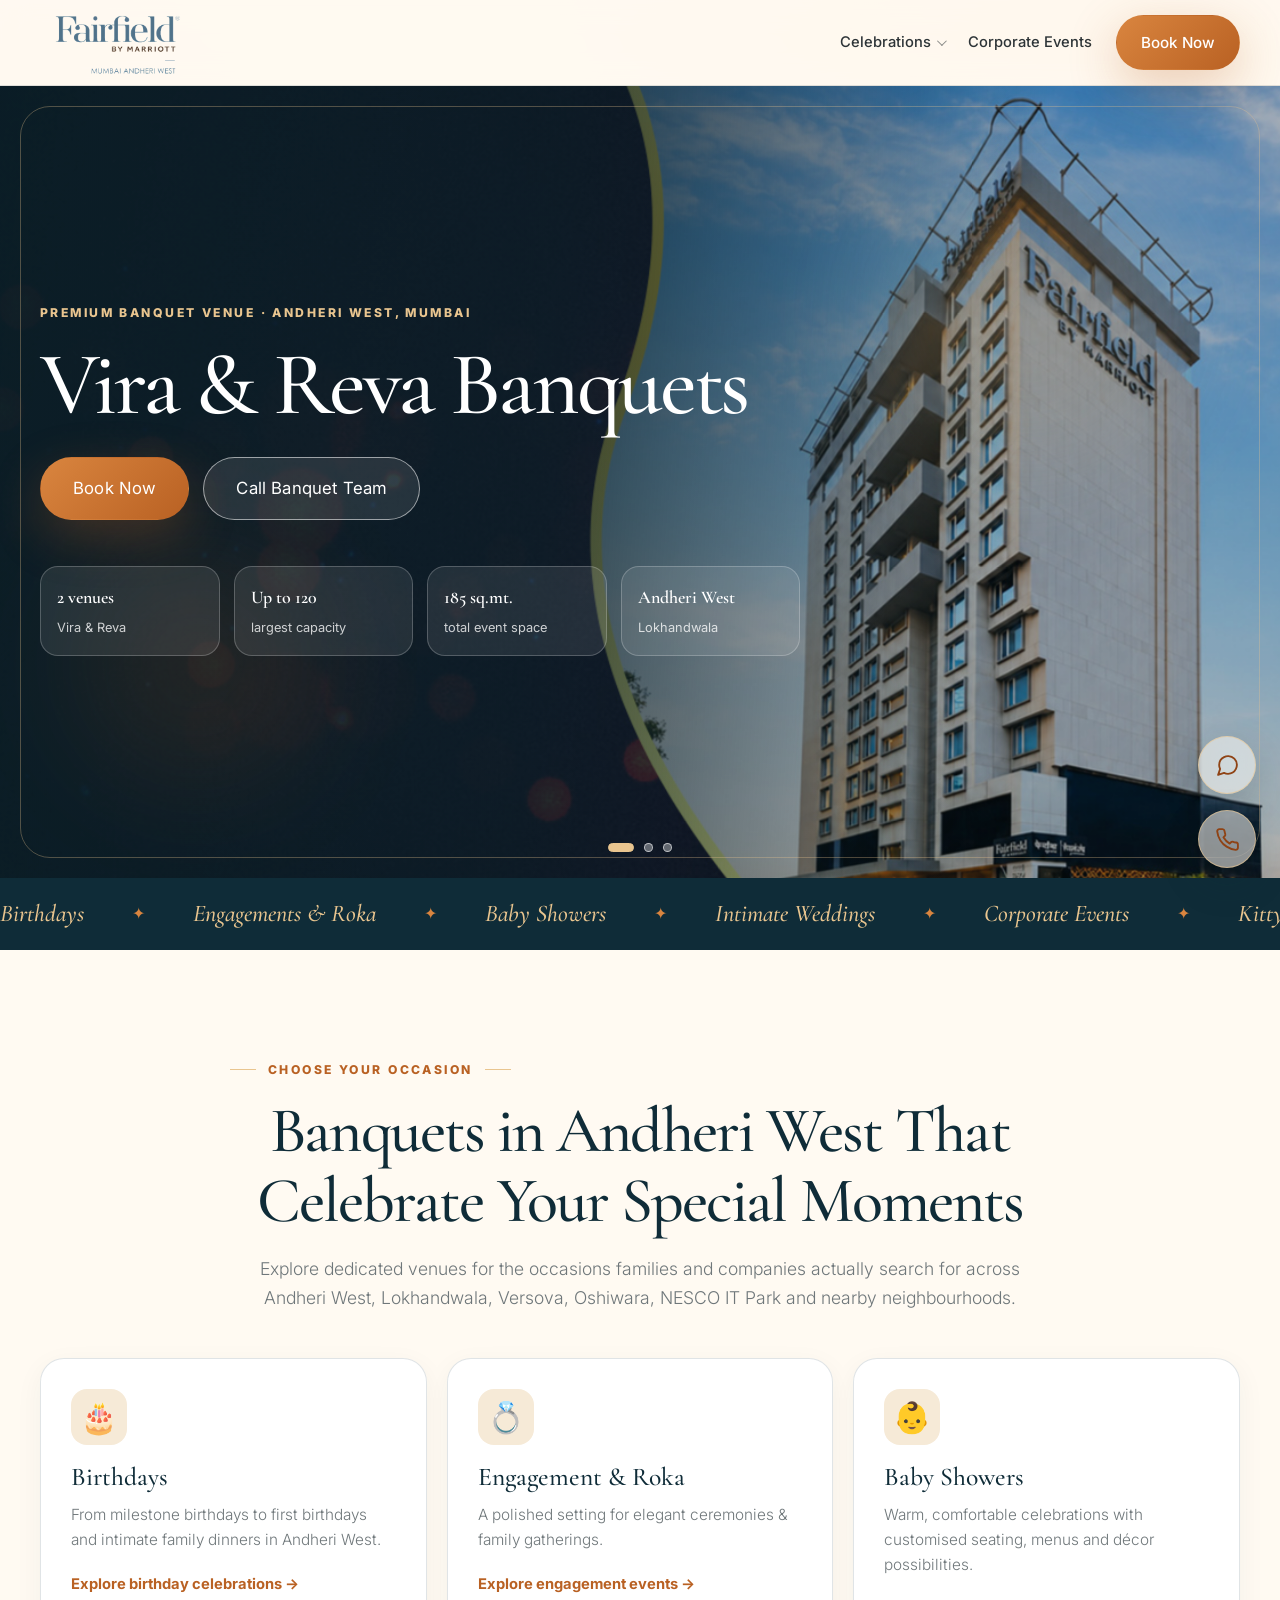
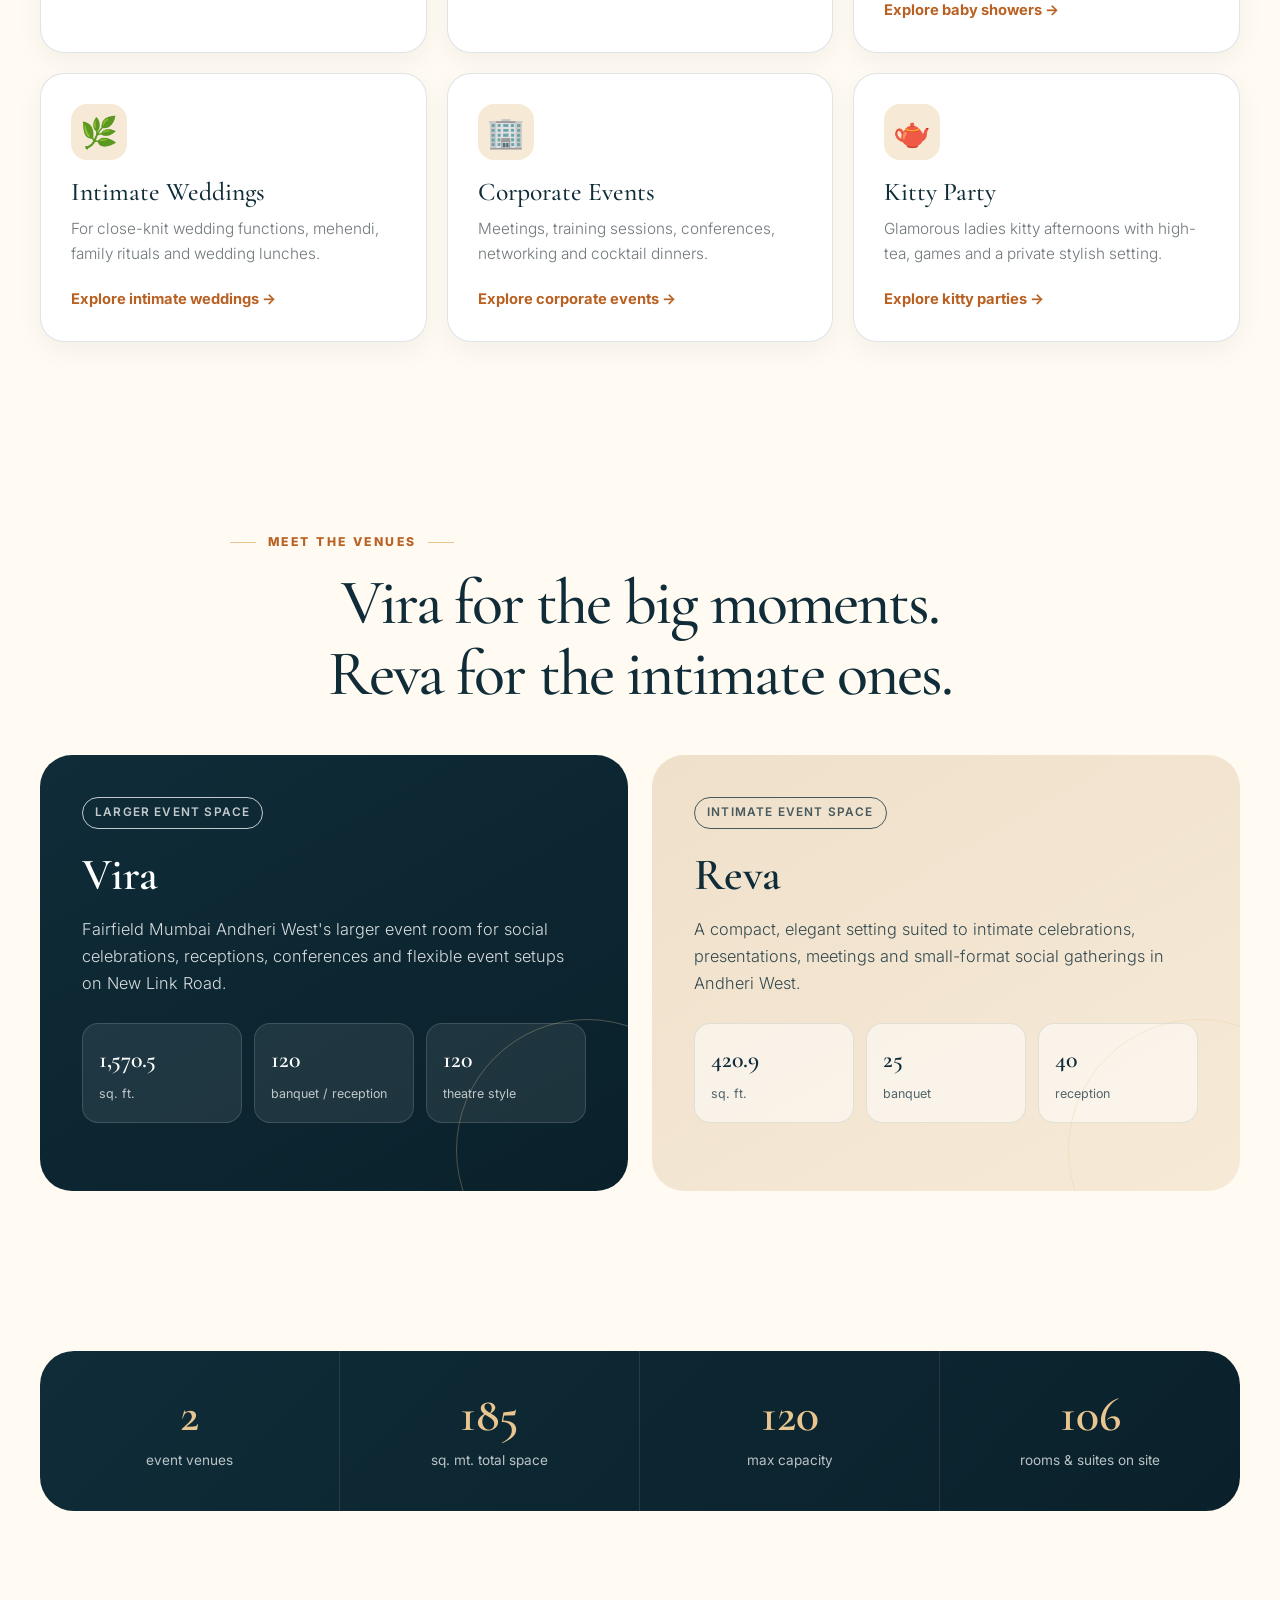
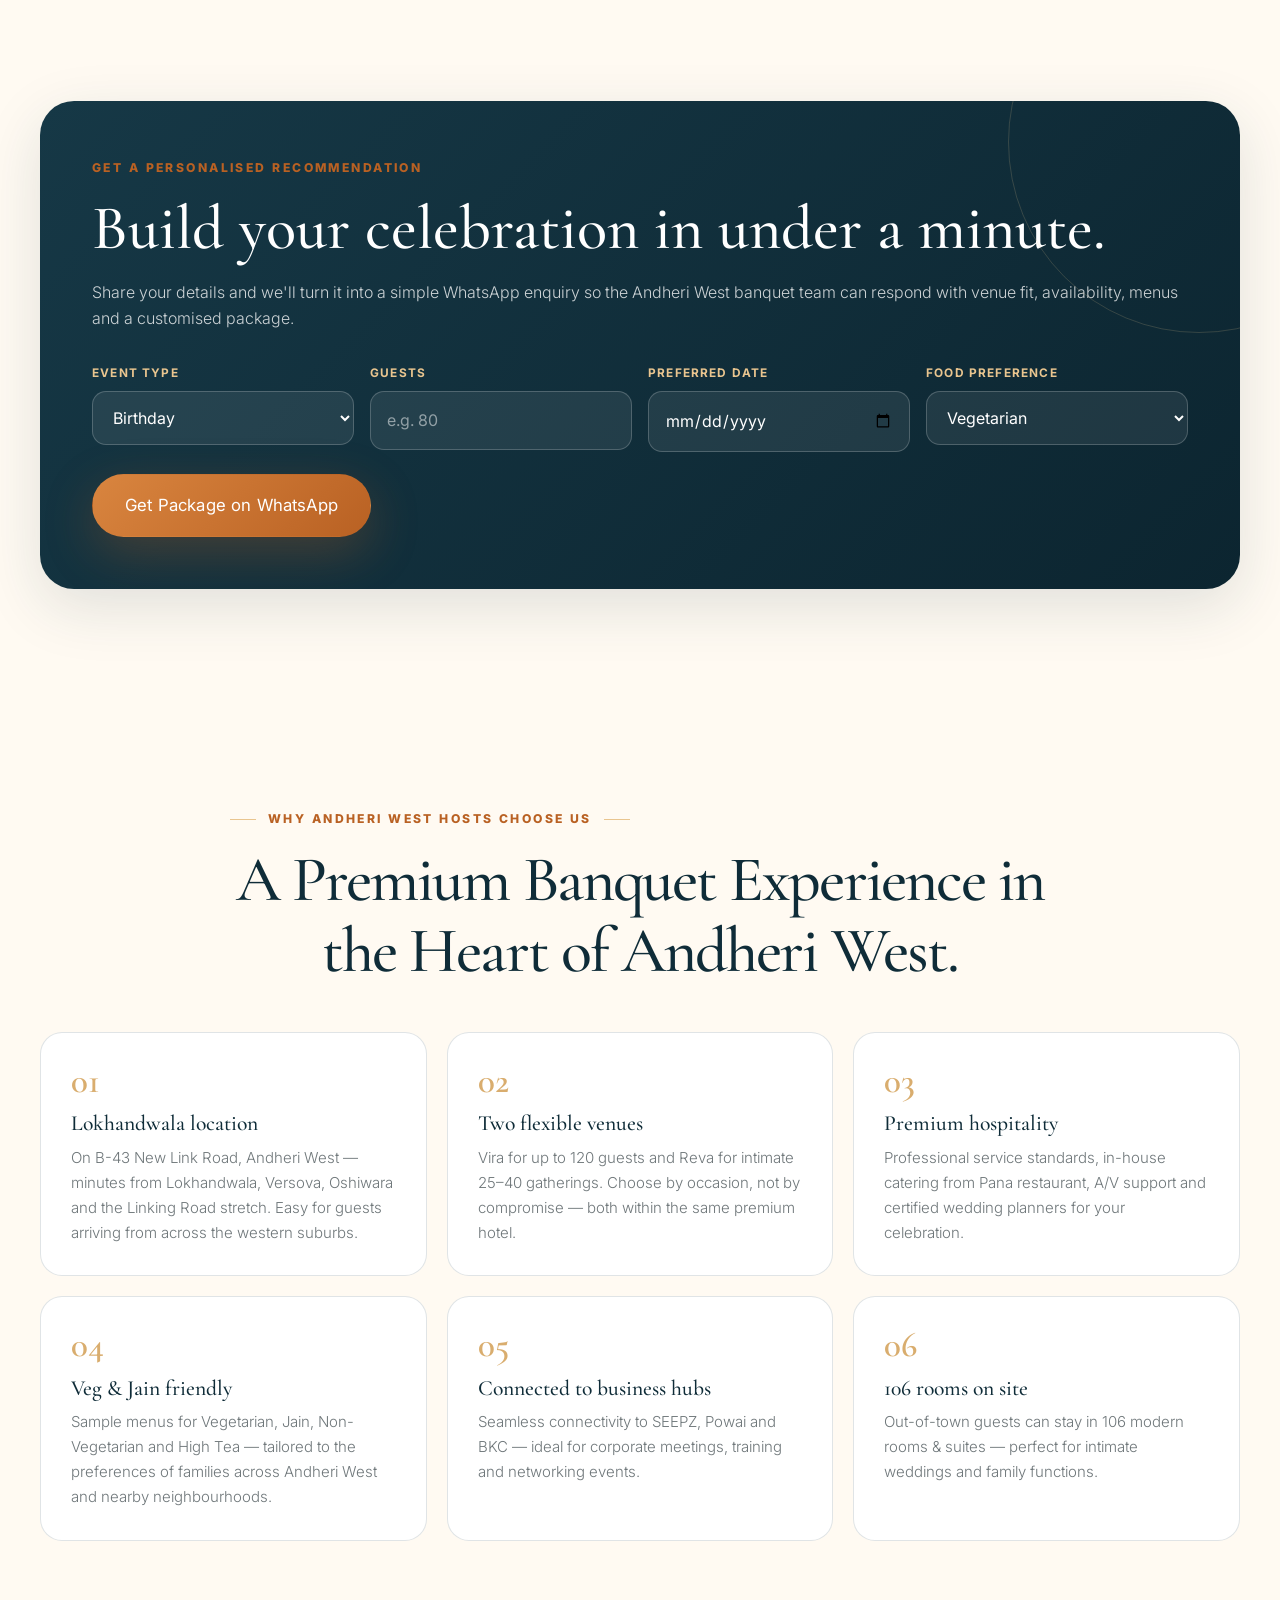
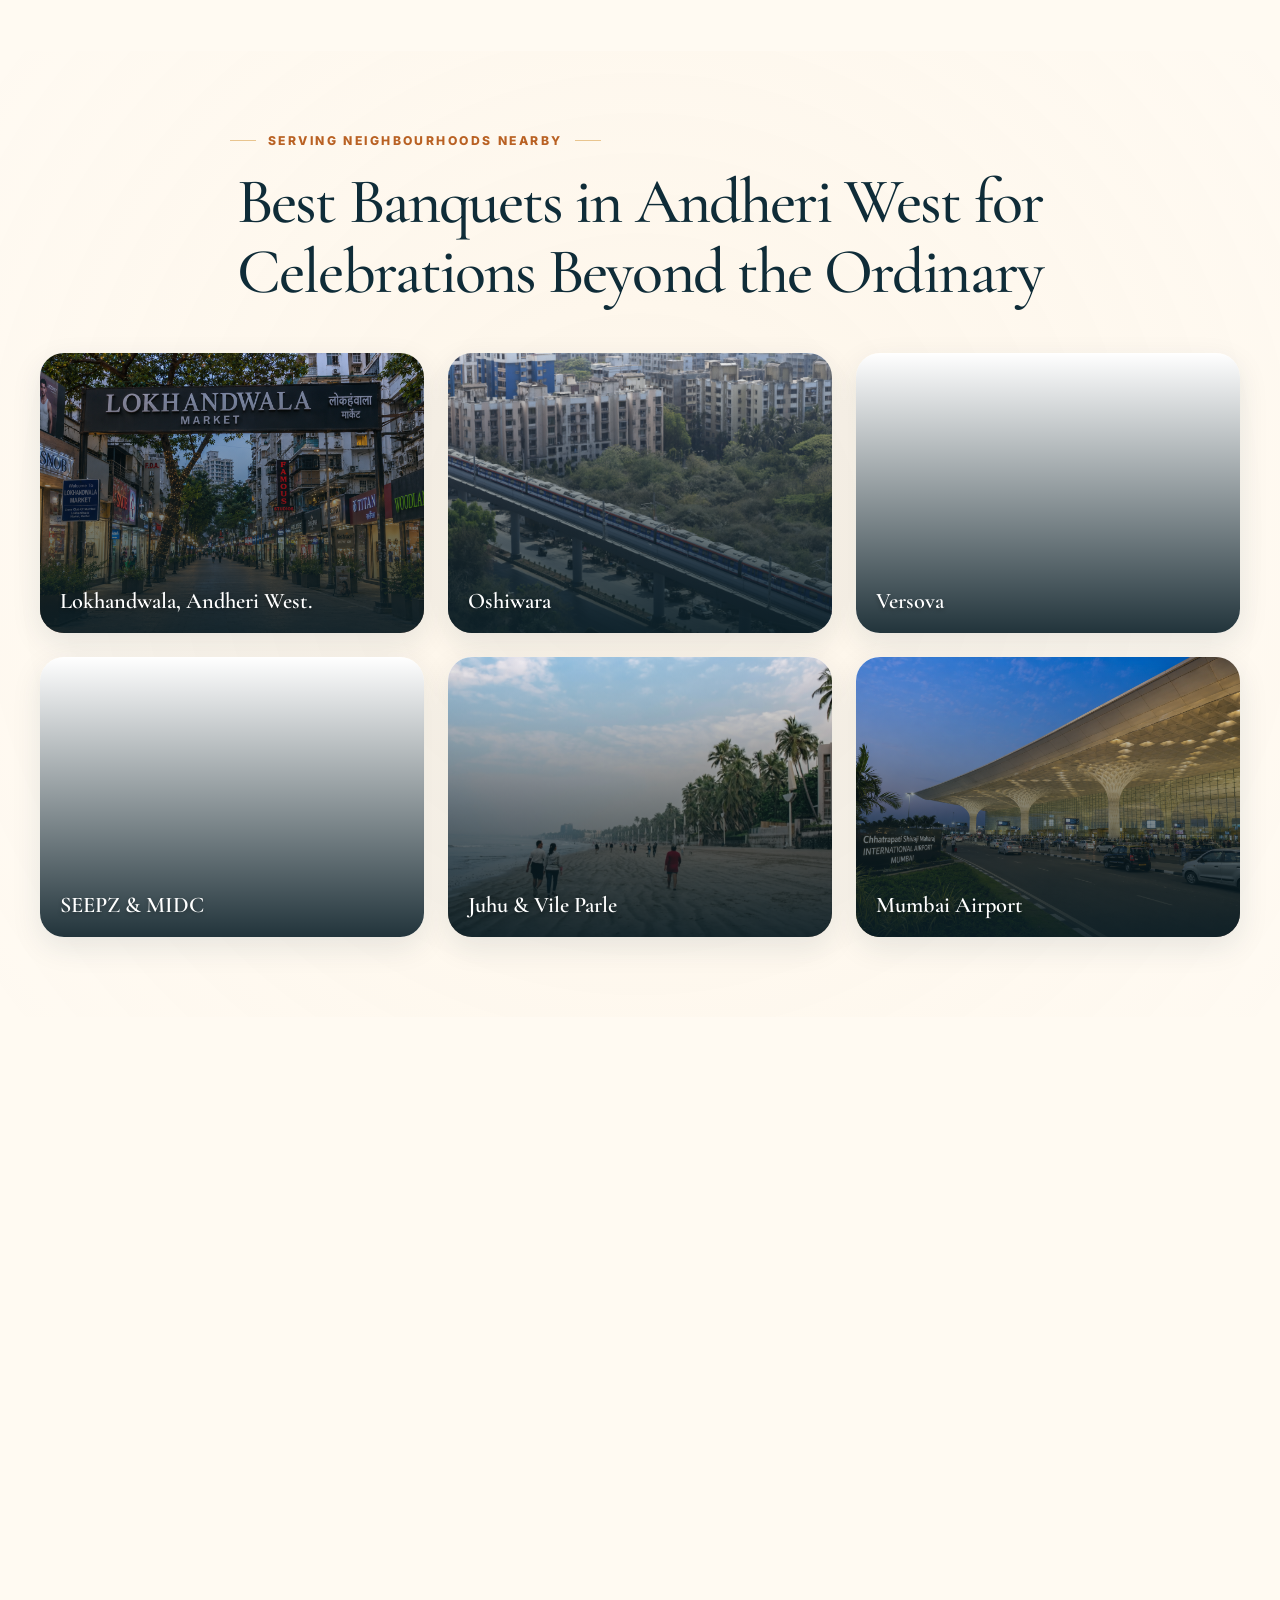
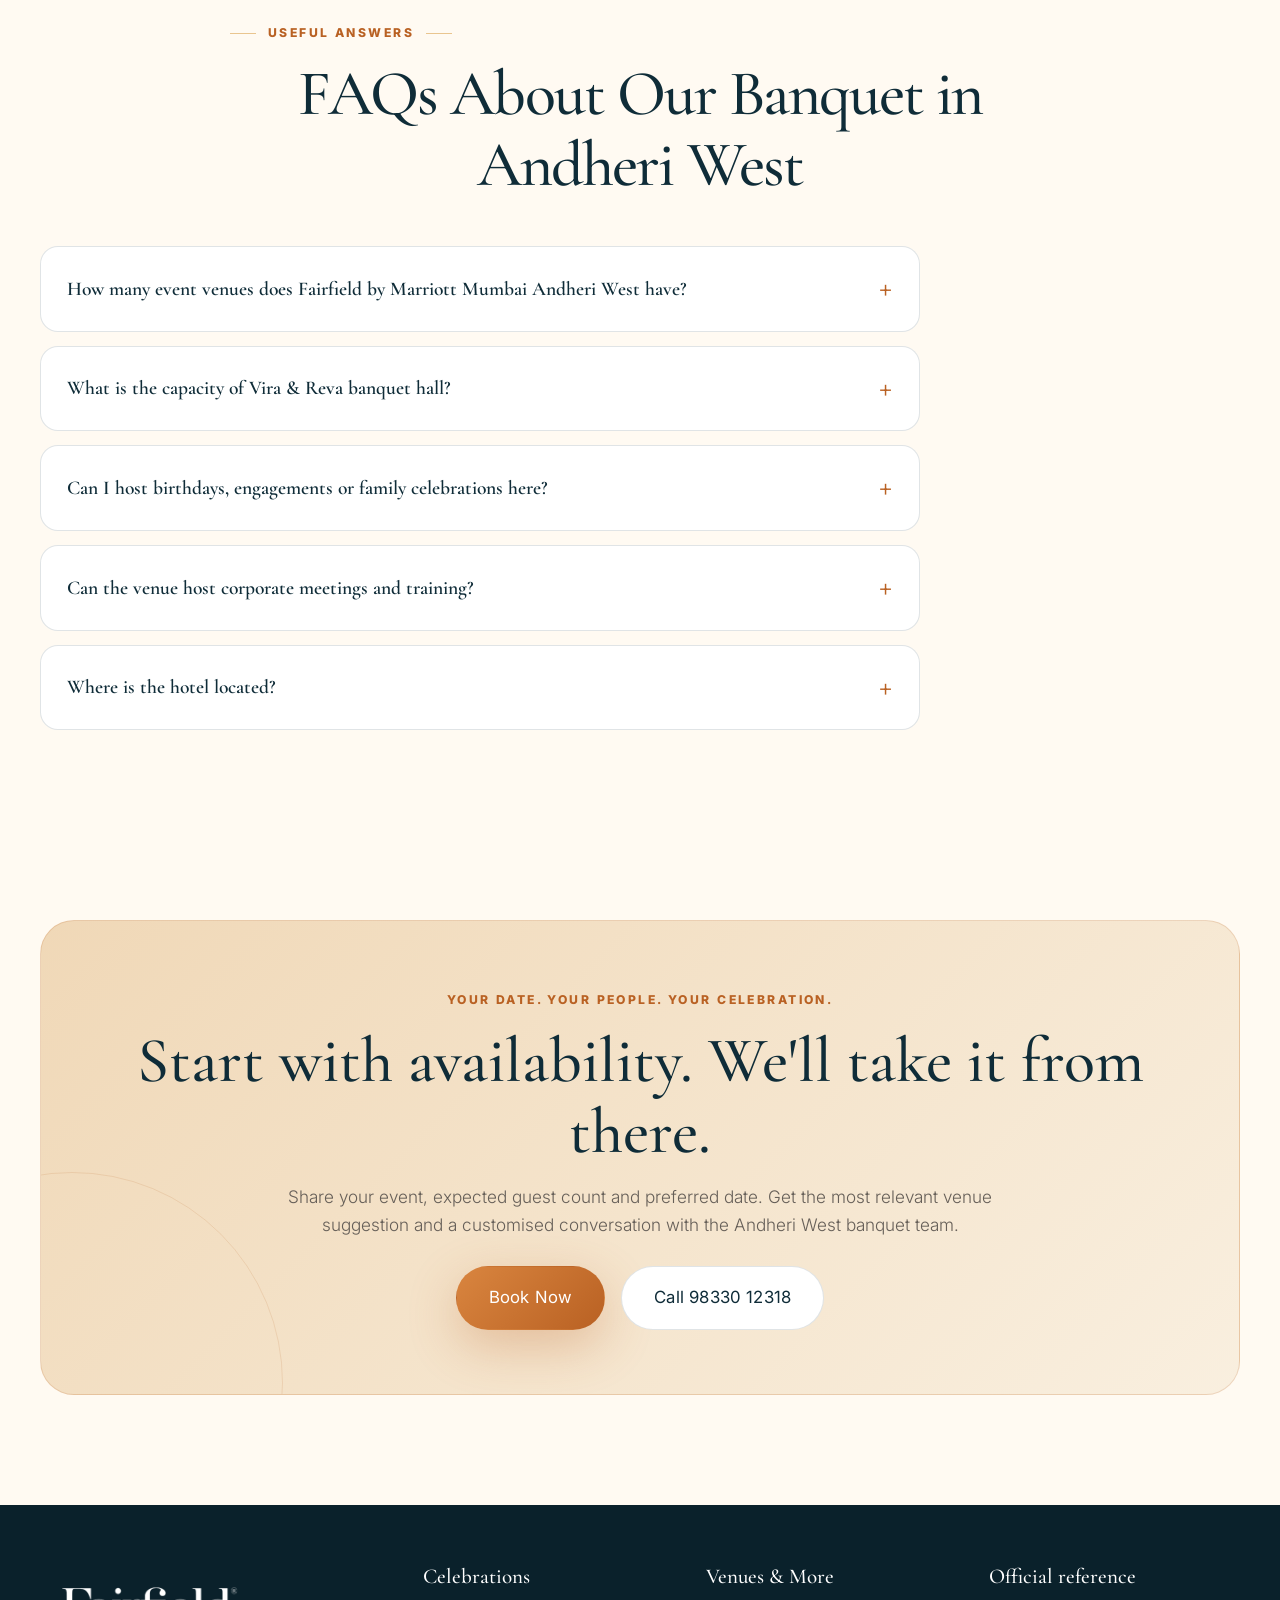
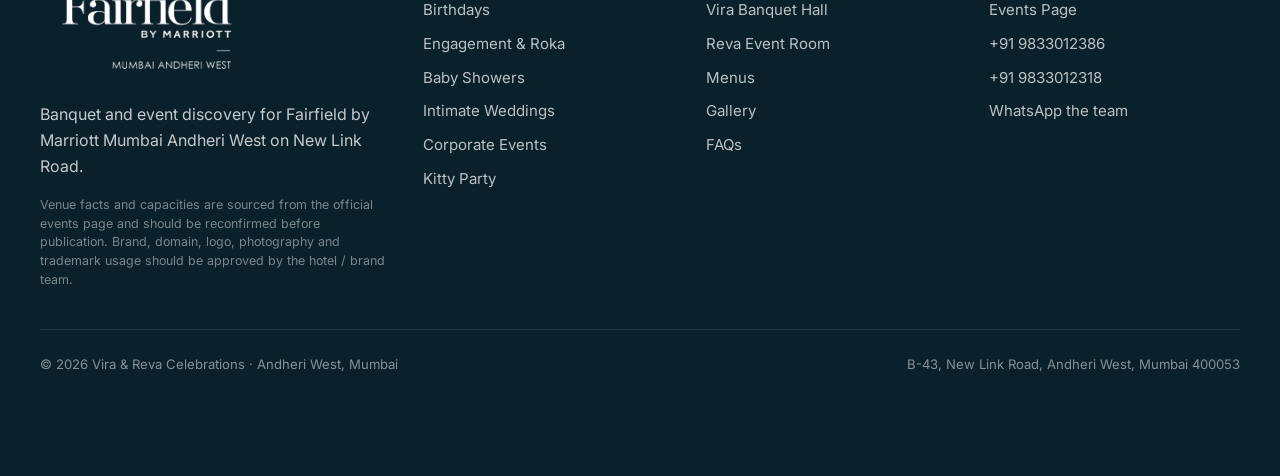
<file: index.html>
<!doctype html>
<html lang="en-IN">
<head>
<meta charset="utf-8">
<meta name="viewport" content="width=device-width,initial-scale=1">
<title>Best Banquet Hall in Andheri West | Vira &amp; Reva Banquets</title>
<meta name="description" content="Banquet halls in Andheri West at Vira &amp; Reva Banquets, Fairfield by Marriott Mumbai. Flexible venues for weddings, corporate events &amp; celebrations. Enquire now!">
<meta name="keywords" content="banquet hall Andheri West, party hall Andheri West, birthday party venue Andheri West, engagement venue Andheri West, roka ceremony venue Mumbai, baby shower venue Andheri West, intimate wedding venue Andheri West, corporate event venue Andheri West, kitty party venue Andheri West, Fairfield by Marriott Mumbai banquet, New Link Road banquet hall, party hall near Lokhandwala, Vira Reva banquet">
<meta name="robots" content="index,follow,max-image-preview:large,max-snippet:-1,max-video-preview:-1">
<meta name="geo.region" content="IN-MH">
<meta name="geo.placename" content="Andheri West, Mumbai">
<meta name="geo.position" content="19.138959;72.832058">
<meta name="ICBM" content="19.138959, 72.832058">
<link rel="canonical" href="https://YOUR-DOMAIN.com/">
<meta property="og:title" content="Banquet Halls in Andheri West | Vira & Reva Banquets, Fairfield by Marriott">
<meta property="og:description" content="Banquet halls in Andheri West at Vira & Reva Banquets, Fairfield by Marriott Mumbai. Flexible venues for weddings, corporate events & celebrations. Enquire now!">
<meta property="og:type" content="website">
<meta property="og:locale" content="en_IN">
<meta property="og:image" content="assets/img/hero-banquet.jpg">
<meta name="theme-color" content="#0f2c38">
<link rel="stylesheet" href="styles.css">
<link rel="preconnect" href="https://fonts.googleapis.com">
<link rel="preconnect" href="https://fonts.gstatic.com" crossorigin>
<link rel="preload" as="image" href="assets/img/FFA.jpeg" fetchpriority="high">
<script type="application/ld+json">
{
  "@context":"https://schema.org",
  "@graph":[
    {"@type":"WebSite","@id":"https://YOUR-DOMAIN.com/#website","url":"https://YOUR-DOMAIN.com/","name":"Vira & Reva Celebrations at Fairfield by Marriott Mumbai Andheri West","inLanguage":"en-IN"},
    {"@type":"Hotel","@id":"https://YOUR-DOMAIN.com/#hotel","name":"Fairfield by Marriott Mumbai Andheri West","url":"https://www.marriott.com/en-us/hotels/bomff-fairfield-mumbai-andheri-west/overview/","telephone":"+91 9833012318","priceRange":"$$","address":{"@type":"PostalAddress","streetAddress":"B-43, New Link Rd, Andheri West","addressLocality":"Mumbai","addressRegion":"Maharashtra","postalCode":"400053","addressCountry":"IN"},"geo":{"@type":"GeoCoordinates","latitude":19.138959,"longitude":72.832058},"sameAs":["https://www.marriott.com/en-us/hotels/bomff-fairfield-mumbai-andheri-west/events/"]},
    {"@type":"WebPage","@id":"https://YOUR-DOMAIN.com/#webpage","url":"https://YOUR-DOMAIN.com/","name":"Banquet Halls in Andheri West | Vira & Reva Banquets, Fairfield by Marriott","isPartOf":{"@id":"https://YOUR-DOMAIN.com/#website"},"about":{"@id":"https://YOUR-DOMAIN.com/#hotel"},"dateModified":"2026-09-04","inLanguage":"en-IN"},
    {"@type":"FAQPage","@id":"https://YOUR-DOMAIN.com/#faqpage","mainEntity":[
      {"@type":"Question","name":"How many event venues does Fairfield by Marriott Mumbai Andheri West have?","acceptedAnswer":{"@type":"Answer","text":"The hotel has two event rooms — Vira and Reva — totalling 185 sq. mt. of event space on New Link Road, Andheri West."}},
      {"@type":"Question","name":"What is the capacity of Vira banquet hall?","acceptedAnswer":{"@type":"Answer","text":"Vira hosts up to 120 guests in banquet, reception and theatre-style setups across 1,570.5 sq. ft. (145.9 sq. mt.)."}},
      {"@type":"Question","name":"What is the capacity of Reva event room?","acceptedAnswer":{"@type":"Answer","text":"Reva hosts up to 25 guests banquet-style and 40 reception-style across 420.9 sq. ft. (39.1 sq. mt.), ideal for intimate gatherings."}}
    ]}
  ]
}
</script>
<script src="https://sites.super.myninja.ai/_assets/ninja-daytona-script.js"></script>
</head>
<body>
<nav class="nav"><div class="container nav-inner">
  <a class="brand" href="index.html"><img class="brand-logo" src="assets/img/FFM logo.png" alt="Fairfield by Marriott Mumbai Andheri West logo" width="150" height="77"></a>
  <button class="nav-toggle" aria-label="Menu"><span></span><span></span><span></span></button>
  <div class="nav-links">
    <div class="nav-drop"><a href="#celebrations">Celebrations</a>
      <div class="nav-drop-panel">
        <a href="birthday-party-venue-andheri-west.html">Birthdays</a>
        <a href="engagement-venue-andheri-west.html">Engagement &amp; Roka</a>
        <a href="baby-shower-venue-andheri-west.html">Baby Showers</a>
        <a href="intimate-wedding-venue-andheri-west.html">Intimate Weddings</a>
        <a href="kitty-party-venue-andheri-west.html">Kitty Party</a>
        </div>
    </div>
    <a href="corporate-events-andheri-west.html">Corporate Events</a><a class="btn btn-primary" href="#check-date">Book Now</a>
  </div>
</div></nav>

<header class="hero">
  <div class="hero-slider">
    <div class="hero-slide active" style="background-image:url('assets/img/Banner.jpeg')"></div>
    <div class="hero-slide" style="background-image:url('assets/img/FFB.png')"></div>
    <div class="hero-slide" style="background-image:url('assets/img/FFM.png')"></div>
  </div>
  <div class="hero-overlay"></div>
  <span class="hero-orb o1"></span><span class="hero-orb o2"></span>
  <div class="hero-dots" aria-label="Hero image slide selector"></div>
  <div class="container"><div class="hero-content">
    <div class="kicker">Premium banquet venue &middot; Andheri West, Mumbai</div>
    <h1>Vira &amp; Reva Banquets</h1><br>
    <div class="hero-actions"><a class="btn btn-primary btn-lg" href="#check-date">Book Now</a><a class="btn btn-secondary btn-lg" href="tel:+919833012318">Call Banquet Team</a></div>
    <div class="hero-proof"><div class="proof"><strong>2 venues</strong><span>Vira &amp; Reva</span></div><div class="proof"><strong>Up to 120</strong><span>largest capacity</span></div><div class="proof"><strong>185 sq.mt.</strong><span>total event space</span></div><div class="proof"><strong>Andheri West</strong><span>Lokhandwala</span></div></div>
  </div></div>
</header>

<main>



<div class="marquee reveal"><div class="marquee-track"><span>Birthdays</span><span>Engagements &amp; Roka</span><span>Baby Showers</span><span>Intimate Weddings</span><span>Corporate Events</span><span>Kitty Parties</span><span>Anniversaries</span><span>Mehendi</span><span>Birthdays</span><span>Engagements &amp; Roka</span><span>Baby Showers</span><span>Intimate Weddings</span><span>Corporate Events</span><span>Kitty Parties</span><span>Anniversaries</span><span>Mehendi</span></div></div>

<section id="celebrations" class="section"><div class="container">
  <div class="section-head center reveal"><div class="kicker ornament">Choose your occasion</div><h2>Banquets in Andheri West That Celebrate Your Special Moments</h2><p>Explore dedicated venues for the occasions families and companies actually search for across Andheri West, Lokhandwala, Versova, Oshiwara, NESCO IT Park and nearby neighbourhoods.</p></div>
  <div class="cards">
    <a class="card reveal" href="birthday-party-venue-andheri-west.html"><div class="icon">🎂</div><h3>Birthdays</h3><p>From milestone birthdays to first birthdays and intimate family dinners in Andheri West.</p><span class="text-link">Explore birthday celebrations →</span></a>
    <a class="card reveal d1" href="engagement-venue-andheri-west.html"><div class="icon">💍</div><h3>Engagement &amp; Roka</h3><p>A polished setting for elegant ceremonies & family gatherings.</p><span class="text-link">Explore engagement events →</span></a>
    <a class="card reveal d2" href="baby-shower-venue-andheri-west.html"><div class="icon">👶</div><h3>Baby Showers</h3><p>Warm, comfortable celebrations with customised seating, menus and décor possibilities.</p><span class="text-link">Explore baby showers →</span></a>
    <a class="card reveal" href="intimate-wedding-venue-andheri-west.html"><div class="icon">🌿</div><h3>Intimate Weddings</h3><p>For close-knit wedding functions, mehendi, family rituals and wedding lunches.</p><span class="text-link">Explore intimate weddings →</span></a>
    <a class="card reveal d1" href="corporate-events-andheri-west.html"><div class="icon">🏢</div><h3>Corporate Events</h3><p>Meetings, training sessions, conferences, networking and cocktail dinners.</p><span class="text-link">Explore corporate events →</span></a>
    <a class="card reveal d2" href="kitty-party-venue-andheri-west.html"><div class="icon">🫖</div><h3>Kitty Party</h3><p>Glamorous ladies kitty afternoons with high-tea, games and a private stylish setting.</p><span class="text-link">Explore kitty parties →</span></a>
     </div>
</div></section>

<section id="venues" class="section-sm"><div class="container">
  <div class="section-head center reveal"><div class="kicker ornament">Meet the venues</div><h2>Vira for the big moments. <br>Reva for the intimate ones.</h2></div>
  <div class="venues">
    <article class="venue reveal left"><span class="tag">Larger event space</span><h3>Vira</h3><p>Fairfield Mumbai Andheri West's larger event room for social celebrations, receptions, conferences and flexible event setups on New Link Road.</p><div class="venue-stats"><div class="venue-stat"><strong>1,570.5</strong><span>sq. ft.</span></div><div class="venue-stat"><strong>120</strong><span>banquet / reception</span></div><div class="venue-stat"><strong>120</strong><span>theatre style</span></div></div></article>
    <article class="venue reveal right"><span class="tag">Intimate event space</span><h3>Reva</h3><p>A compact, elegant setting suited to intimate celebrations, presentations, meetings and small-format social gatherings in Andheri West.</p><div class="venue-stats"><div class="venue-stat"><strong>420.9</strong><span>sq. ft.</span></div><div class="venue-stat"><strong>25</strong><span>banquet</span></div><div class="venue-stat"><strong>40</strong><span>reception</span></div></div></article>
  </div>
</div></section>

<section class="section-sm"><div class="container">
  <div class="stats-band reveal scale">
    <div class="stat-cell"><b>2</b><span>event venues</span></div>
    <div class="stat-cell"><b>185</b><span>sq. mt. total space</span></div>
    <div class="stat-cell"><b>120</b><span>max capacity</span></div>
    <div class="stat-cell"><b>106</b><span>rooms &amp; suites on site</span></div>
  </div>
</div></section>

<section id="check-date" class="section"><div class="container"><div class="builder-wrap reveal">
  <div class="kicker">Get a personalised recommendation</div>
  <h2>Build your celebration in under a minute.</h2>
  <p>Share your details and we'll turn it into a simple WhatsApp enquiry so the Andheri West banquet team can respond with venue fit, availability, menus and a customised package.</p>
  <form id="celebration-builder" class="builder">
    <div class="field"><label>Event type</label><select name="event" required><option>Birthday</option><option>Engagement / Roka</option><option>Baby Shower</option><option>Anniversary</option><option>Mehendi</option><option>Intimate Wedding</option><option>Kitty Party</option><option>Corporate Meeting</option><option>Conference / Training</option><option>Family Function</option></select></div>
    <div class="field"><label>Guests</label><input name="guests" type="number" min="10" max="120" placeholder="e.g. 80" required></div>
    <div class="field"><label>Preferred date</label><input name="date" type="date" required></div>
    <div class="field"><label>Food preference</label><select name="food" required><option>Vegetarian</option><option>Jain</option><option>Non-Vegetarian</option><option>Mixed</option></select></div>
  </form>
  <div class="builder-actions"><button class="btn btn-primary btn-lg" form="celebration-builder">Get Package on WhatsApp</button></div>
</div></div></section>



<section class="section"><div class="container"><div class="section-head center reveal"><div class="kicker ornament">Why Andheri West hosts choose us</div><h2>A Premium Banquet Experience in the Heart of Andheri West.</h2></div>
  <div class="why-grid">
    <div class="why-item reveal"><div class="num">01</div><h3>Lokhandwala location</h3><p>On B-43 New Link Road, Andheri West — minutes from Lokhandwala, Versova, Oshiwara and the Linking Road stretch. Easy for guests arriving from across the western suburbs.</p></div>
    <div class="why-item reveal d1"><div class="num">02</div><h3>Two flexible venues</h3><p>Vira for up to 120 guests and Reva for intimate 25–40 gatherings. Choose by occasion, not by compromise — both within the same premium hotel.</p></div>
    <div class="why-item reveal d2"><div class="num">03</div><h3>Premium hospitality</h3><p>Professional service standards, in-house catering from Pana restaurant, A/V support and certified wedding planners for your celebration.</p></div>
    <div class="why-item reveal"><div class="num">04</div><h3>Veg &amp; Jain friendly</h3><p>Sample menus for Vegetarian, Jain, Non-Vegetarian and High Tea — tailored to the preferences of families across Andheri West and nearby neighbourhoods.</p></div>
    <div class="why-item reveal d1"><div class="num">05</div><h3>Connected to business hubs</h3><p>Seamless connectivity to SEEPZ, Powai and BKC — ideal for corporate meetings, training and networking events.</p></div>
    <div class="why-item reveal d2"><div class="num">06</div><h3>106 rooms on site</h3><p>Out-of-town guests can stay in 106 modern rooms &amp; suites — perfect for intimate weddings and family functions.</p></div>
  </div>
</div></section>


    <section class="section-sm locations-section">
  <div class="container">
    <div class="section-head center reveal">
      <div class="kicker ornament">Serving neighbourhoods nearby</div>
      <h2>Best Banquets in Andheri West for Celebrations Beyond the Ordinary</h2>
    </div>
    
    <div class="loc-strip reveal">
      
      <!-- Flip Card 1 -->
      <div class="flip-card" data-delay="0">
        <div class="flip-card-inner">
          <!-- Front Side -->
          <div class="flip-card-front">
            <div class="card-bg" style="background-image: url('assets/img/Lokhandwala.png');"></div>
            <div class="front-content">
              <h3>Lokhandwala, Andheri West.</h3>
            </div>
          </div>
          <!-- Back Side -->
          <div class="flip-card-back">
            <div class="back-content">
              <h3>Lokhandwala, Andheri West.</h3>
              <p>The vibrant heart of Andheri West, known for its cafes, boutiques, and lively atmosphere.</p>
              <span class="distance-badge">~5 mins drive</span>
            </div>
          </div>
        </div>
      </div>

      <!-- Flip Card 2 -->
      <div class="flip-card" data-delay="100">
        <div class="flip-card-inner">
          <div class="flip-card-front">
            <div class="card-bg" style="background-image: url('assets/img/Oshiwara.png');"></div>
            <div class="front-content">
              <h3>Oshiwara</h3>
            </div>
          </div>
          <div class="flip-card-back">
            <div class="back-content">
              <h3>Oshiwara</h3>
              <p>A rapidly developing hub close to the metro station and major corporate offices.</p>
              <span class="distance-badge">~5 mins drive</span>
            </div>
          </div>
        </div>
      </div>

      <!-- Flip Card 3 -->
      <div class="flip-card" data-delay="200">
        <div class="flip-card-inner">
          <div class="flip-card-front">
            <div class="card-bg" style="background-image: url('https://images.unsplash.com/photo-1507525428034-b723cf961d3e?q=80&w=600&auto=format&fit=crop');"></div>
            <div class="front-content">
              <h3>Versova</h3>
            </div>
          </div>
          <div class="flip-card-back">
            <div class="back-content">
              <h3>Versova</h3>
              <p>Famous for its beachside promenade, seafood shacks, and artistic community.</p>
              <span class="distance-badge">~10 mins drive</span>
            </div>
          </div>
        </div>
      </div>

      <!-- Flip Card 4 -->
      <div class="flip-card" data-delay="300">
        <div class="flip-card-inner">
          <div class="flip-card-front">
            <div class="card-bg" style="background-image: url('https://images.unsplash.com/photo-1486406146926-c627a92ad1ab?q=80&w=600&auto=format&fit=crop');"></div>
            <div class="front-content">
              <h3>SEEPZ & MIDC</h3>
            </div>
          </div>
          <div class="flip-card-back">
            <div class="back-content">
              <h3>SEEPZ & MIDC</h3>
              <p>The primary business district for IT parks and industrial zones in the western suburbs.</p>
              <span class="distance-badge">~15 mins drive</span>
            </div>
          </div>
        </div>
      </div>

      <!-- Flip Card 5 -->
      <div class="flip-card" data-delay="400">
        <div class="flip-card-inner">
          <div class="flip-card-front">
            <div class="card-bg" style="background-image: url('assets/img/JUHU.png');"></div>
            <div class="front-content">
              <h3>Juhu & Vile Parle</h3>
            </div>
          </div>
          <div class="flip-card-back">
            <div class="back-content">
              <h3>Juhu & Vile Parle</h3>
              <p>Premium residential areas home to celebrities, upscale dining, and Juhu Beach.</p>
              <span class="distance-badge">~15 mins drive</span>
            </div>
          </div>
        </div>
      </div>

      <!-- Flip Card 6 -->
      <div class="flip-card" data-delay="500">
        <div class="flip-card-inner">
          <div class="flip-card-front">
            <div class="card-bg" style="background-image: url('assets/img/Airport.png');"></div>
            <div class="front-content">
              <h3>Mumbai Airport</h3>
            </div>
          </div>
          <div class="flip-card-back">
            <div class="back-content">
              <h3>Mumbai Airport</h3>
              <p>Seamless connectivity for out-of-town guests arriving via domestic or international terminals.</p>
              <span class="distance-badge">~20 mins drive</span>
            </div>
          </div>
        </div>
      </div>

    </div>
  </div>
</section>


<section class="section"><div class="container"><div class="quote-band reveal scale"><blockquote>"Beautiful banquet setup and excellent service! The ambience, hospitality, and attention to detail were truly impressive. A wonderful experience! ✨👏"</blockquote><cite>A recent Andheri West celebration</cite></div></div></section>

<section id="faq" class="section-sm"><div class="container"><div class="section-head center reveal"><div class="kicker ornament">Useful answers</div><h2>FAQs About Our Banquet in Andheri West</h2></div><div class="faq">
<details class="reveal"><summary>How many event venues does Fairfield by Marriott Mumbai Andheri West have?</summary><p>The hotel has two event rooms — Vira and Reva — totalling 185 sq. mt. of event space on New Link Road, Andheri West.</p></details>
<details class="reveal"><summary>What is the capacity of Vira &amp; Reva banquet hall?</summary><p>Vira hosts up to 120 guests in banquet, reception and theatre-style setups across 1,570.5 sq. ft. (145.9 sq. mt.). Reva hosts up to 25 guests banquet-style and up to 40 guests reception-style across 420.9 sq. ft. (39.1 sq. mt.) — ideal for intimate gatherings and meetings. Final capacity should always be reconfirmed for your chosen setup.</p></details>
<details class="reveal"><summary>Can I host birthdays, engagements or family celebrations here?</summary><p>Yes. The official property events page promotes social functions and celebrations. The banquet team can confirm the right room, setup, menu and date availability for your specific event in Andheri West.</p></details>
<details class="reveal"><summary>Can the venue host corporate meetings and training?</summary><p>Yes. Marriott lists conferences, training events, presentations, seminars, networking sessions and related formats among the venue uses, with A/V equipment and complimentary Wi-Fi.</p></details>
<details class="reveal"><summary>Where is the hotel located?</summary><p>Fairfield by Marriott Mumbai Andheri West is at B-43, New Link Road, Andheri West, Mumbai, Maharashtra 400053 — minutes from Lokhandwala, Versova and SEEPZ.</p></details>
</div></div></section>

<section class="section"><div class="container"><div class="cta reveal scale"><div class="kicker">Your date. Your people. Your celebration.</div><h2>Start with availability. We'll take it from there.</h2><p>Share your event, expected guest count and preferred date. Get the most relevant venue suggestion and a customised conversation with the Andheri West banquet team.</p><a class="btn btn-primary btn-lg" href="#check-date">Book Now</a> <a class="btn btn-light btn-lg" href="tel:+919833012318">Call 98330 12318</a></div></div></section>
</main>

<footer class="footer"><div class="container"><div class="footer-grid">
  <div><div class="footer-brand"><img class="brand-logo footer-logo" src="assets/img/FFM logo white.png" alt="Fairfield by Marriott Mumbai Andheri West logo" width="140" height="72"></span></div><p>Banquet and event discovery for Fairfield by Marriott Mumbai Andheri West on New Link Road.</p><small>Venue facts and capacities are sourced from the official events page and should be reconfirmed before publication. Brand, domain, logo, photography and trademark usage should be approved by the hotel / brand team.</small></div>
  <div><h3>Celebrations</h3><a href="birthday-party-venue-andheri-west.html">Birthdays</a><a href="engagement-venue-andheri-west.html">Engagement &amp; Roka</a><a href="baby-shower-venue-andheri-west.html">Baby Showers</a><a href="intimate-wedding-venue-andheri-west.html">Intimate Weddings</a><a href="corporate-events-andheri-west.html">Corporate Events</a><a href="kitty-party-venue-andheri-west.html">Kitty Party</a></div>
  <div><h3>Venues &amp; More</h3><a href="#venues">Vira Banquet Hall</a><a href="#venues">Reva Event Room</a><a href="#check-date">Menus</a><a href="#check-date">Gallery</a><a href="#faq">FAQs</a></div>
  <div><h3>Official reference</h3><a href="https://www.marriott.com/en-us/hotels/bomff-fairfield-mumbai-andheri-west/events/" target="_blank" rel="noopener">Events Page</a><a href="tel:+919833012386" target="_blank" rel="noopener">+91 9833012386</a><a href="tel:+919833012318" target="_blank" rel="noopener">+91 9833012318</a><a href="https://wa.me/919833012386" target="_blank" rel="noopener">WhatsApp the team</a></div>
</div>
<div class="footer-bottom"><span>&copy; 2026 Vira &amp; Reva Celebrations · Andheri West, Mumbai</span><span>B-43, New Link Road, Andheri West, Mumbai 400053</span></div>
</div></footer>

<div class="sticky-mobile"><a href="tel:+919833012318">Call</a><a class="wa" href="https://wa.me/919833012386" target="_blank" rel="noopener">WhatsApp</a><a class="book" href="#check-date">Book Now</a></div>
<div class="float-actions">
  <a class="float-btn wa" href="https://wa.me/919833012386?text=Hi%2C%20I%27d%20like%20to%20enquire%20about%20hosting%20an%20event%20at%20Vira%20%26%20Reva%2C%20Fairfield%20by%20Marriott%20Mumbai%20Andheri%20West." target="_blank" rel="noopener" aria-label="Chat with us on WhatsApp"><svg viewBox="0 0 24 24"><path d="M21 11.5a8.38 8.38 0 0 1-.9 3.8 8.5 8.5 0 0 1-7.6 4.7 8.38 8.38 0 0 1-3.8-.9L3 21l1.9-5.7a8.38 8.38 0 0 1-.9-3.8 8.5 8.5 0 0 1 4.7-7.6 8.38 8.38 0 0 1 3.8-.9h.5a8.48 8.48 0 0 1 8 8v.5z"></path></svg><span class="ftip">WhatsApp Us</span></a>
  <a class="float-btn call" href="tel:+919833012318" aria-label="Call the banquet team"><svg viewBox="0 0 24 24"><path d="M22 16.92v3a2 2 0 0 1-2.18 2 19.79 19.79 0 0 1-8.63-3.07 19.5 19.5 0 0 1-6-6 19.79 19.79 0 0 1-3.07-8.67A2 2 0 0 1 4.11 2h3a2 2 0 0 1 2 1.72 12.84 12.84 0 0 0 .7 2.81 2 2 0 0 1-.45 2.11L8.09 9.91a16 16 0 0 0 6 6l1.27-1.27a2 2 0 0 1 2.11-.45 12.84 12.84 0 0 0 2.81.7A2 2 0 0 1 22 16.92z"></path></svg><span class="ftip">Call Now</span></a>
</div>

<script src="script.js"></script>
</body></html>
</file>
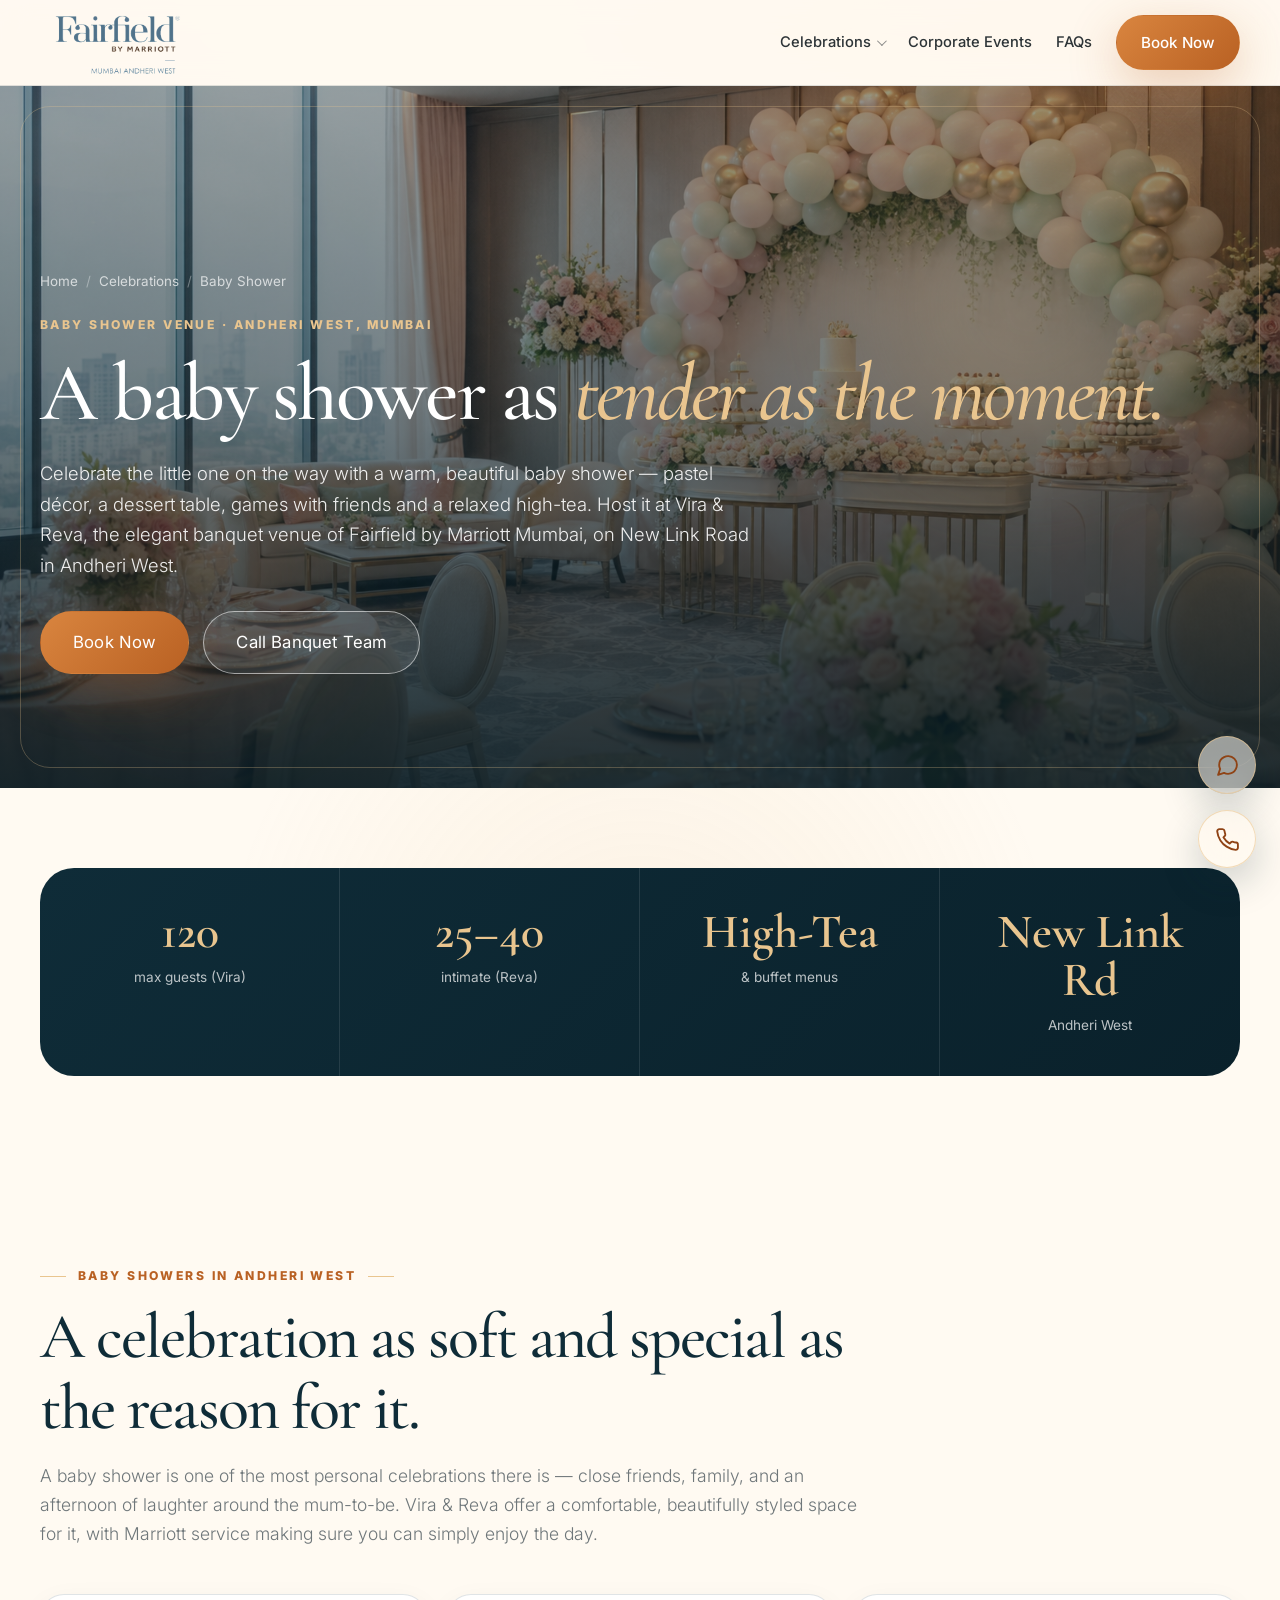
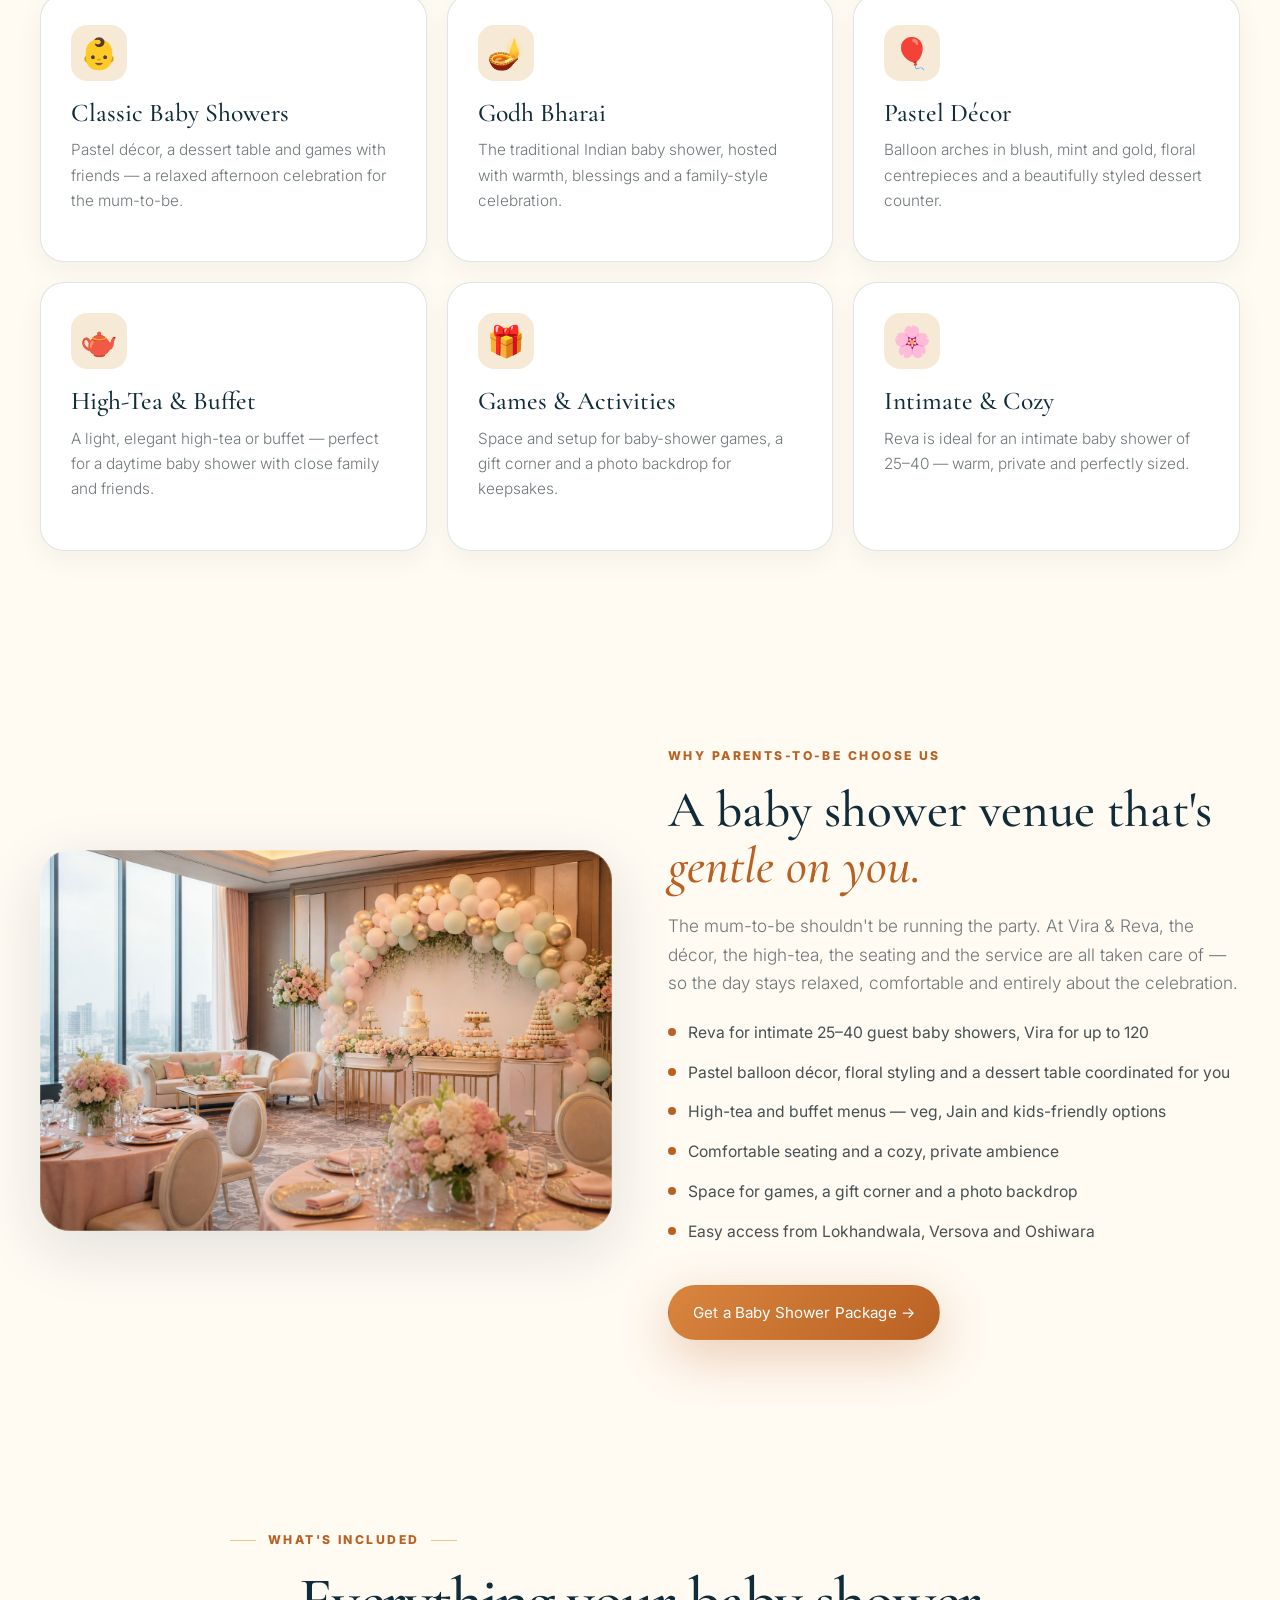
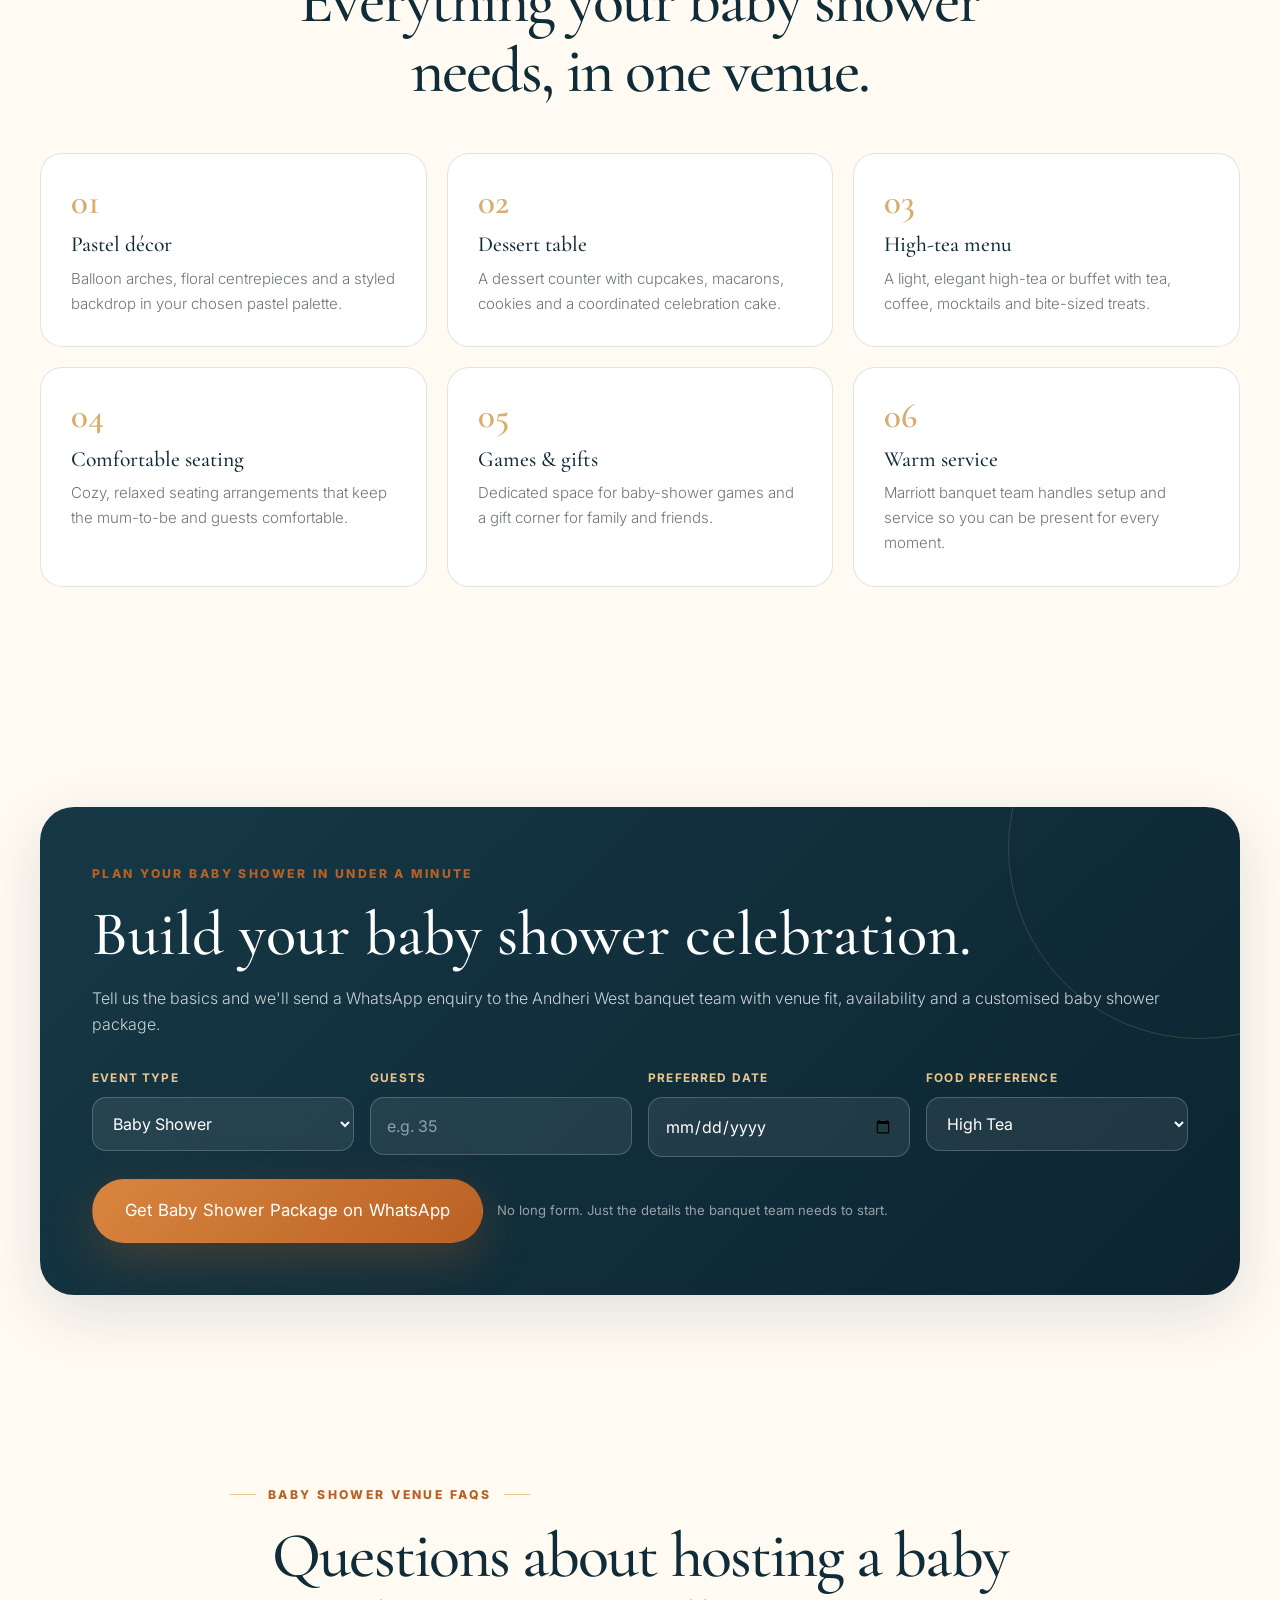
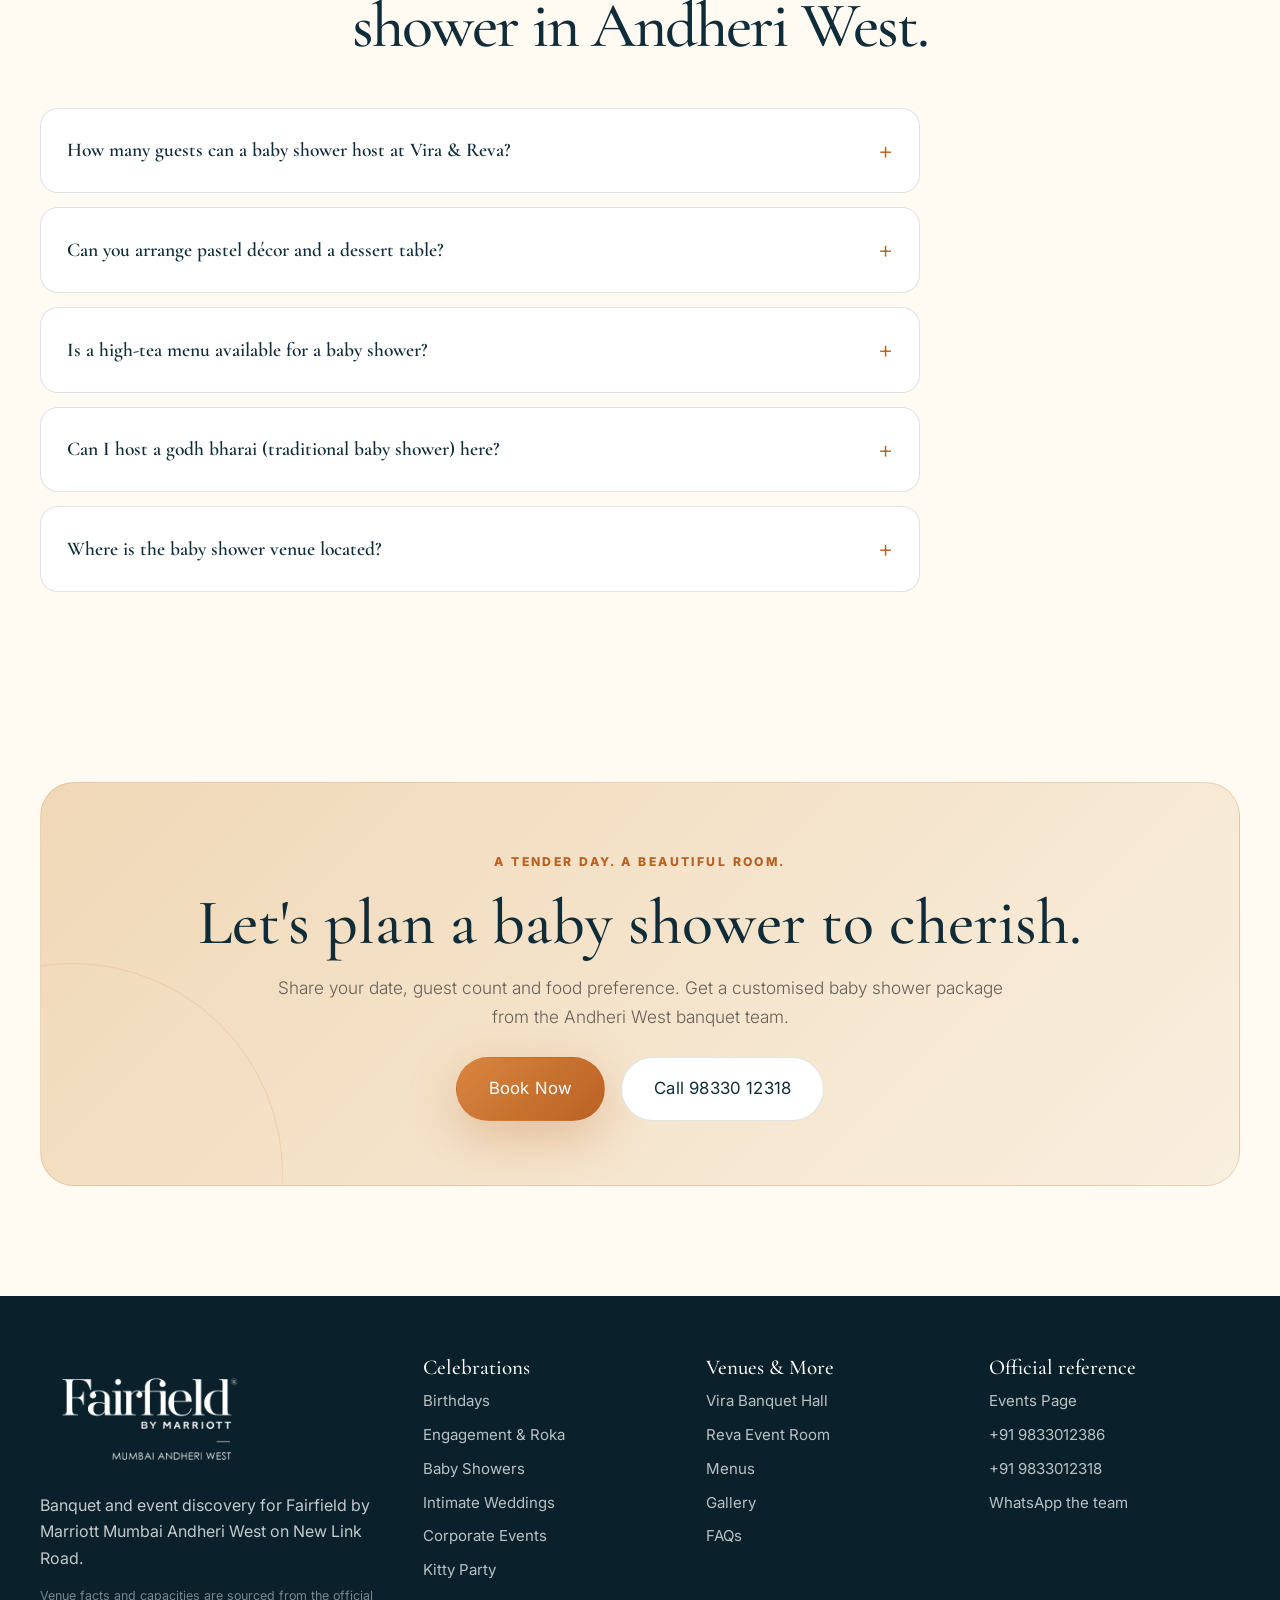
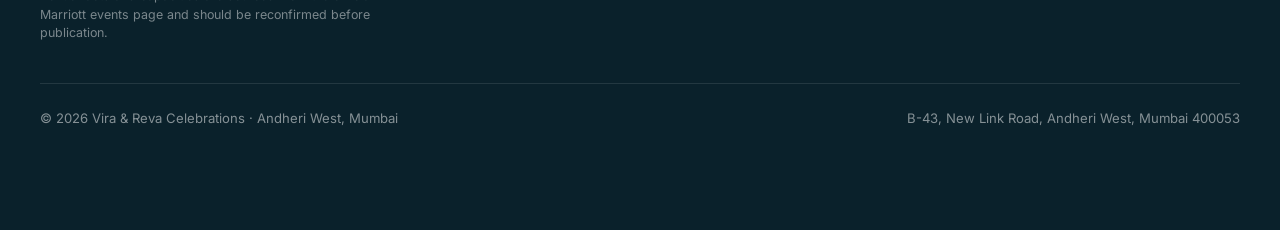
<file: baby-shower-venue-andheri-west.html>
<!doctype html>
<html lang="en-IN">
<head>
<meta charset="utf-8">
<meta name="viewport" content="width=device-width,initial-scale=1">
<title>Baby Shower Venue in Andheri West | Vira &amp; Reva, Fairfield by Marriott Mumbai</title>
<meta name="description" content="Host a beautiful baby shower in Andheri West at Vira &amp; Reva, Fairfield by Marriott Mumbai. Pastel décor, dessert table, games &amp; high-tea — intimate venues for 25–120 guests on New Link Road. Veg/Jain menus. Check availability.">
<meta name="keywords" content="baby shower venue Andheri West, baby shower party hall Mumbai, godh bharai venue Andheri West, baby shower celebration New Link Road, baby shower venue Lokhandwala, intimate baby shower venue Andheri, Fairfield by Marriott baby shower, baby shower décor Mumbai">
<meta name="robots" content="index,follow,max-image-preview:large,max-snippet:-1,max-video-preview:-1">
<meta name="geo.region" content="IN-MH">
<meta name="geo.placename" content="Andheri West, Mumbai">
<meta name="geo.position" content="19.138959;72.832058">
<link rel="canonical" href="https://YOUR-DOMAIN.com/baby-shower-venue-andheri-west.html">
<meta property="og:title" content="Baby Shower Venue in Andheri West | Vira & Reva, Fairfield by Marriott">
<meta property="og:description" content="Beautiful baby showers at a premium Marriott banquet venue in Andheri West. Pastel décor, dessert table & high-tea. 25–120 guests, New Link Road.">
<meta property="og:type" content="website">
<meta property="og:locale" content="en_IN">
<meta property="og:image" content="assets/img/baby-shower.jpg">
<meta name="theme-color" content="#0f2c38">
<link rel="stylesheet" href="styles.css">
<script type="application/ld+json">
{
  "@context":"https://schema.org",
  "@type":"EventVenue",
  "name":"Vira & Reva — Baby Shower Venue at Fairfield by Marriott Mumbai Andheri West",
  "description":"Premium baby shower venue in Andheri West hosting warm, comfortable celebrations with customised seating, menus and décor for 25–120 guests.",
  "url":"https://YOUR-DOMAIN.com/baby-shower-venue-andheri-west.html",
  "image":"assets/img/baby-shower.jpg",
  "address":{"@type":"PostalAddress","streetAddress":"B-43, New Link Rd, Andheri West","addressLocality":"Mumbai","addressRegion":"Maharashtra","postalCode":"400053","addressCountry":"IN"},
  "telephone":"+91 9833012318",
  "containedInPlace":{"@type":"Hotel","name":"Fairfield by Marriott Mumbai Andheri West"}
}
</script>
<script src="https://sites.super.myninja.ai/_assets/ninja-daytona-script.js"></script>
</head>
<body>
<nav class="nav"><div class="container nav-inner">
  <a class="brand" href="index.html"><img class="brand-logo" src="assets/img/FFM logo.png" alt="Fairfield by Marriott Mumbai Andheri West logo" width="150" height="77"></a>
  <button class="nav-toggle" aria-label="Menu"><span></span><span></span><span></span></button>
  <div class="nav-links">
    <div class="nav-drop"><a href="index.html#celebrations">Celebrations</a>
      <div class="nav-drop-panel">
        <a href="birthday-party-venue-andheri-west.html">Birthdays</a>
        <a href="engagement-venue-andheri-west.html">Engagement &amp; Roka</a>
        <a href="baby-shower-venue-andheri-west.html">Baby Showers</a>
        <a href="intimate-wedding-venue-andheri-west.html">Intimate Weddings</a>
        <a href="kitty-party-venue-andheri-west.html">Kitty Party</a>
      </div>
    </div>
    <a href="corporate-events-andheri-west.html">Corporate Events</a><a href="#faq">FAQs</a><a class="btn btn-primary" href="#enquiry">Book Now</a>
  </div>
</div></nav>

<header class="page-hero" style="background-image:url('assets/img/baby-shower.jpg')">
  <span class="hero-orb o1"></span><span class="hero-orb o2"></span>
  <div class="container">
    <div class="breadcrumb"><a href="index.html">Home</a><span>/</span><a href="index.html#celebrations">Celebrations</a><span>/</span>Baby Shower</div>
    <div class="kicker">Baby shower venue &middot; Andheri West, Mumbai</div>
    <h1>A baby shower as <em>tender as the moment.</em></h1>
    <p>Celebrate the little one on the way with a warm, beautiful baby shower — pastel décor, a dessert table, games with friends and a relaxed high-tea. Host it at Vira &amp; Reva, the elegant banquet venue of Fairfield by Marriott Mumbai, on New Link Road in Andheri West.</p>
    <div class="page-hero-actions"><a class="btn btn-primary btn-lg" href="#enquiry">Book Now</a><a class="btn btn-secondary btn-lg" href="tel:+919833012318">Call Banquet Team</a></div>
  </div>
</header>

<main>

<section class="section-sm"><div class="container">
  <div class="stats-band reveal scale">
    <div class="stat-cell"><b>120</b><span>max guests (Vira)</span></div>
    <div class="stat-cell"><b>25–40</b><span>intimate (Reva)</span></div>
    <div class="stat-cell"><b>High-Tea</b><span>&amp; buffet menus</span></div>
    <div class="stat-cell"><b>New Link Rd</b><span>Andheri West</span></div>
  </div>
</div></section>

<section class="section"><div class="container">
  <div class="section-head reveal"><div class="kicker ornament">Baby showers in Andheri West</div><h2>A celebration as soft and special as the reason for it.</h2><p>A baby shower is one of the most personal celebrations there is — close friends, family, and an afternoon of laughter around the mum-to-be. Vira &amp; Reva offer a comfortable, beautifully styled space for it, with Marriott service making sure you can simply enjoy the day.</p></div>

  <div class="cards">
    <div class="card reveal"><div class="icon">👶</div><h3>Classic Baby Showers</h3><p>Pastel décor, a dessert table and games with friends — a relaxed afternoon celebration for the mum-to-be.</p></div>
    <div class="card reveal d1"><div class="icon">🪔</div><h3>Godh Bharai</h3><p>The traditional Indian baby shower, hosted with warmth, blessings and a family-style celebration.</p></div>
    <div class="card reveal d2"><div class="icon">🎈</div><h3>Pastel Décor</h3><p>Balloon arches in blush, mint and gold, floral centrepieces and a beautifully styled dessert counter.</p></div>
    <div class="card reveal"><div class="icon">🫖</div><h3>High-Tea &amp; Buffet</h3><p>A light, elegant high-tea or buffet — perfect for a daytime baby shower with close family and friends.</p></div>
    <div class="card reveal d1"><div class="icon">🎁</div><h3>Games &amp; Activities</h3><p>Space and setup for baby-shower games, a gift corner and a photo backdrop for keepsakes.</p></div>
    <div class="card reveal d2"><div class="icon">🌸</div><h3>Intimate &amp; Cozy</h3><p>Reva is ideal for an intimate baby shower of 25–40 — warm, private and perfectly sized.</p></div>
  </div>
</div></section>

<section class="section-sm"><div class="container"><div class="feature-row">
  <div class="feature-img reveal left"><img src="assets/img/baby-shower.jpg" alt="Baby shower setup with pastel décor and dessert table at Vira & Reva, Andheri West"></div>
  <div class="feature-text reveal right">
    <div class="kicker">Why parents-to-be choose us</div>
    <h2>A baby shower venue that's <em>gentle on you.</em></h2>
    <p>The mum-to-be shouldn't be running the party. At Vira &amp; Reva, the décor, the high-tea, the seating and the service are all taken care of — so the day stays relaxed, comfortable and entirely about the celebration.</p>
    <ul class="feature-list">
      <li>Reva for intimate 25–40 guest baby showers, Vira for up to 120</li>
      <li>Pastel balloon décor, floral styling and a dessert table coordinated for you</li>
      <li>High-tea and buffet menus — veg, Jain and kids-friendly options</li>
      <li>Comfortable seating and a cozy, private ambience</li>
      <li>Space for games, a gift corner and a photo backdrop</li>
      <li>Easy access from Lokhandwala, Versova and Oshiwara</li>
    </ul>
    <a class="btn btn-primary" style="margin-top:24px" href="#enquiry">Get a Baby Shower Package →</a>
  </div>
</div></div></section>

<section class="section"><div class="container">
  <div class="section-head center reveal"><div class="kicker ornament">What's included</div><h2>Everything your baby shower needs, in one venue.</h2></div>
  <div class="why-grid">
    <div class="why-item reveal"><div class="num">01</div><h3>Pastel décor</h3><p>Balloon arches, floral centrepieces and a styled backdrop in your chosen pastel palette.</p></div>
    <div class="why-item reveal d1"><div class="num">02</div><h3>Dessert table</h3><p>A dessert counter with cupcakes, macarons, cookies and a coordinated celebration cake.</p></div>
    <div class="why-item reveal d2"><div class="num">03</div><h3>High-tea menu</h3><p>A light, elegant high-tea or buffet with tea, coffee, mocktails and bite-sized treats.</p></div>
    <div class="why-item reveal"><div class="num">04</div><h3>Comfortable seating</h3><p>Cozy, relaxed seating arrangements that keep the mum-to-be and guests comfortable.</p></div>
    <div class="why-item reveal d1"><div class="num">05</div><h3>Games &amp; gifts</h3><p>Dedicated space for baby-shower games and a gift corner for family and friends.</p></div>
    <div class="why-item reveal d2"><div class="num">06</div><h3>Warm service</h3><p>Marriott banquet team handles setup and service so you can be present for every moment.</p></div>
  </div>
</div></section>


<section id="enquiry" class="section"><div class="container"><div class="builder-wrap reveal">
  <div class="kicker">Plan your baby shower in under a minute</div>
  <h2>Build your baby shower celebration.</h2>
  <p>Tell us the basics and we'll send a WhatsApp enquiry to the Andheri West banquet team with venue fit, availability and a customised baby shower package.</p>
  <form id="celebration-builder" class="builder">
    <div class="field"><label>Event type</label><select name="event" required><option>Baby Shower</option><option>Godh Bharai</option></select></div>
    <div class="field"><label>Guests</label><input name="guests" type="number" min="10" max="120" placeholder="e.g. 35" required></div>
    <div class="field"><label>Preferred date</label><input name="date" type="date" required></div>
    <div class="field"><label>Food preference</label><select name="food" required><option>High Tea</option><option>Vegetarian</option><option>Jain</option><option>Buffet</option></select></div>
  </form>
  <div class="builder-actions"><button class="btn btn-primary btn-lg" form="celebration-builder">Get Baby Shower Package on WhatsApp</button><span class="privacy">No long form. Just the details the banquet team needs to start.</span></div>
</div></div></section>



<section id="faq" class="section-sm"><div class="container"><div class="section-head center reveal"><div class="kicker ornament">Baby shower venue FAQs</div><h2>Questions about hosting a baby shower in Andheri West.</h2></div><div class="faq">
<details class="reveal"><summary>How many guests can a baby shower host at Vira &amp; Reva?</summary><p>Reva is ideal for intimate baby showers of 25–40 guests, while Vira can host up to 120 for a larger gathering.</p></details>
<details class="reveal"><summary>Can you arrange pastel décor and a dessert table?</summary><p>Yes. Balloon décor, floral styling, a dessert table and a celebration cake are coordinated as part of your package.</p></details>
<details class="reveal"><summary>Is a high-tea menu available for a baby shower?</summary><p>Yes. High-tea, buffet and plated options are available, with vegetarian and Jain-friendly selections.</p></details>
<details class="reveal"><summary>Can I host a godh bharai (traditional baby shower) here?</summary><p>Absolutely. The venue warmly hosts traditional godh bharai celebrations with family-style seating and catering.</p></details>
<details class="reveal"><summary>Where is the baby shower venue located?</summary><p>B-43, New Link Road, Andheri West, Mumbai 400053 — minutes from Lokhandwala, Versova and Oshiwara.</p></details>
</div></div></section>

<section class="section"><div class="container"><div class="cta reveal scale"><div class="kicker">A tender day. A beautiful room.</div><h2>Let's plan a baby shower to cherish.</h2><p>Share your date, guest count and food preference. Get a customised baby shower package from the Andheri West banquet team.</p><a class="btn btn-primary btn-lg" href="#enquiry">Book Now</a> <a class="btn btn-light btn-lg" href="tel:+919833012318">Call 98330 12318</a></div></div></section>
</main>

<footer class="footer"><div class="container"><div class="footer-grid">
  <div><div class="footer-brand"><img class="brand-logo footer-logo" src="assets/img/FFM logo white.png" alt="Fairfield by Marriott Mumbai Andheri West logo" width="140" height="72"></div><p>Banquet and event discovery for Fairfield by Marriott Mumbai Andheri West on New Link Road.</p><small>Venue facts and capacities are sourced from the official Marriott events page and should be reconfirmed before publication.</small></div>
  <div><h3>Celebrations</h3><a href="birthday-party-venue-andheri-west.html">Birthdays</a><a href="engagement-venue-andheri-west.html">Engagement &amp; Roka</a><a href="baby-shower-venue-andheri-west.html">Baby Showers</a><a href="intimate-wedding-venue-andheri-west.html">Intimate Weddings</a><a href="corporate-events-andheri-west.html">Corporate Events</a><a href="kitty-party-venue-andheri-west.html">Kitty Party</a></div>
  <div><h3>Venues &amp; More</h3><a href="index.html#venues">Vira Banquet Hall</a><a href="index.html#venues">Reva Event Room</a><a href="index.html#check-date">Menus</a><a href="index.html#check-date">Gallery</a><a href="#faq">FAQs</a></div>
  <div><h3>Official reference</h3><a href="https://www.marriott.com/en-us/hotels/bomff-fairfield-mumbai-andheri-west/events/" target="_blank" rel="noopener">Events Page</a><a href="tel:+919833012386" target="_blank" rel="noopener">+91 9833012386</a><a href="tel:+919833012318" target="_blank" rel="noopener">+91 9833012318</a><a href="https://wa.me/919833012386" target="_blank" rel="noopener">WhatsApp the team</a></div>
</div>
<div class="footer-bottom"><span>&copy; 2026 Vira &amp; Reva Celebrations · Andheri West, Mumbai</span><span>B-43, New Link Road, Andheri West, Mumbai 400053</span></div>
</div></footer>

<div class="sticky-mobile"><a href="tel:+919833012318">Call</a><a class="wa" href="https://wa.me/919833012386" target="_blank" rel="noopener">WhatsApp</a><a class="book" href="#enquiry">Book Now</a></div>
<div class="float-actions">
  <a class="float-btn wa" href="https://wa.me/919833012386?text=Hi%2C%20I%27d%20like%20to%20enquire%20about%20hosting%20an%20event%20at%20Vira%20%26%20Reva%2C%20Fairfield%20by%20Marriott%20Mumbai%20Andheri%20West." target="_blank" rel="noopener" aria-label="Chat with us on WhatsApp"><svg viewBox="0 0 24 24"><path d="M21 11.5a8.38 8.38 0 0 1-.9 3.8 8.5 8.5 0 0 1-7.6 4.7 8.38 8.38 0 0 1-3.8-.9L3 21l1.9-5.7a8.38 8.38 0 0 1-.9-3.8 8.5 8.5 0 0 1 4.7-7.6 8.38 8.38 0 0 1 3.8-.9h.5a8.48 8.48 0 0 1 8 8v.5z"></path></svg><span class="ftip">WhatsApp Us</span></a>
  <a class="float-btn call" href="tel:+919833012318" aria-label="Call the banquet team"><svg viewBox="0 0 24 24"><path d="M22 16.92v3a2 2 0 0 1-2.18 2 19.79 19.79 0 0 1-8.63-3.07 19.5 19.5 0 0 1-6-6 19.79 19.79 0 0 1-3.07-8.67A2 2 0 0 1 4.11 2h3a2 2 0 0 1 2 1.72 12.84 12.84 0 0 0 .7 2.81 2 2 0 0 1-.45 2.11L8.09 9.91a16 16 0 0 0 6 6l1.27-1.27a2 2 0 0 1 2.11-.45 12.84 12.84 0 0 0 2.81.7A2 2 0 0 1 22 16.92z"></path></svg><span class="ftip">Call Now</span></a>
</div>

<script src="script.js"></script>
</body></html>
</file>
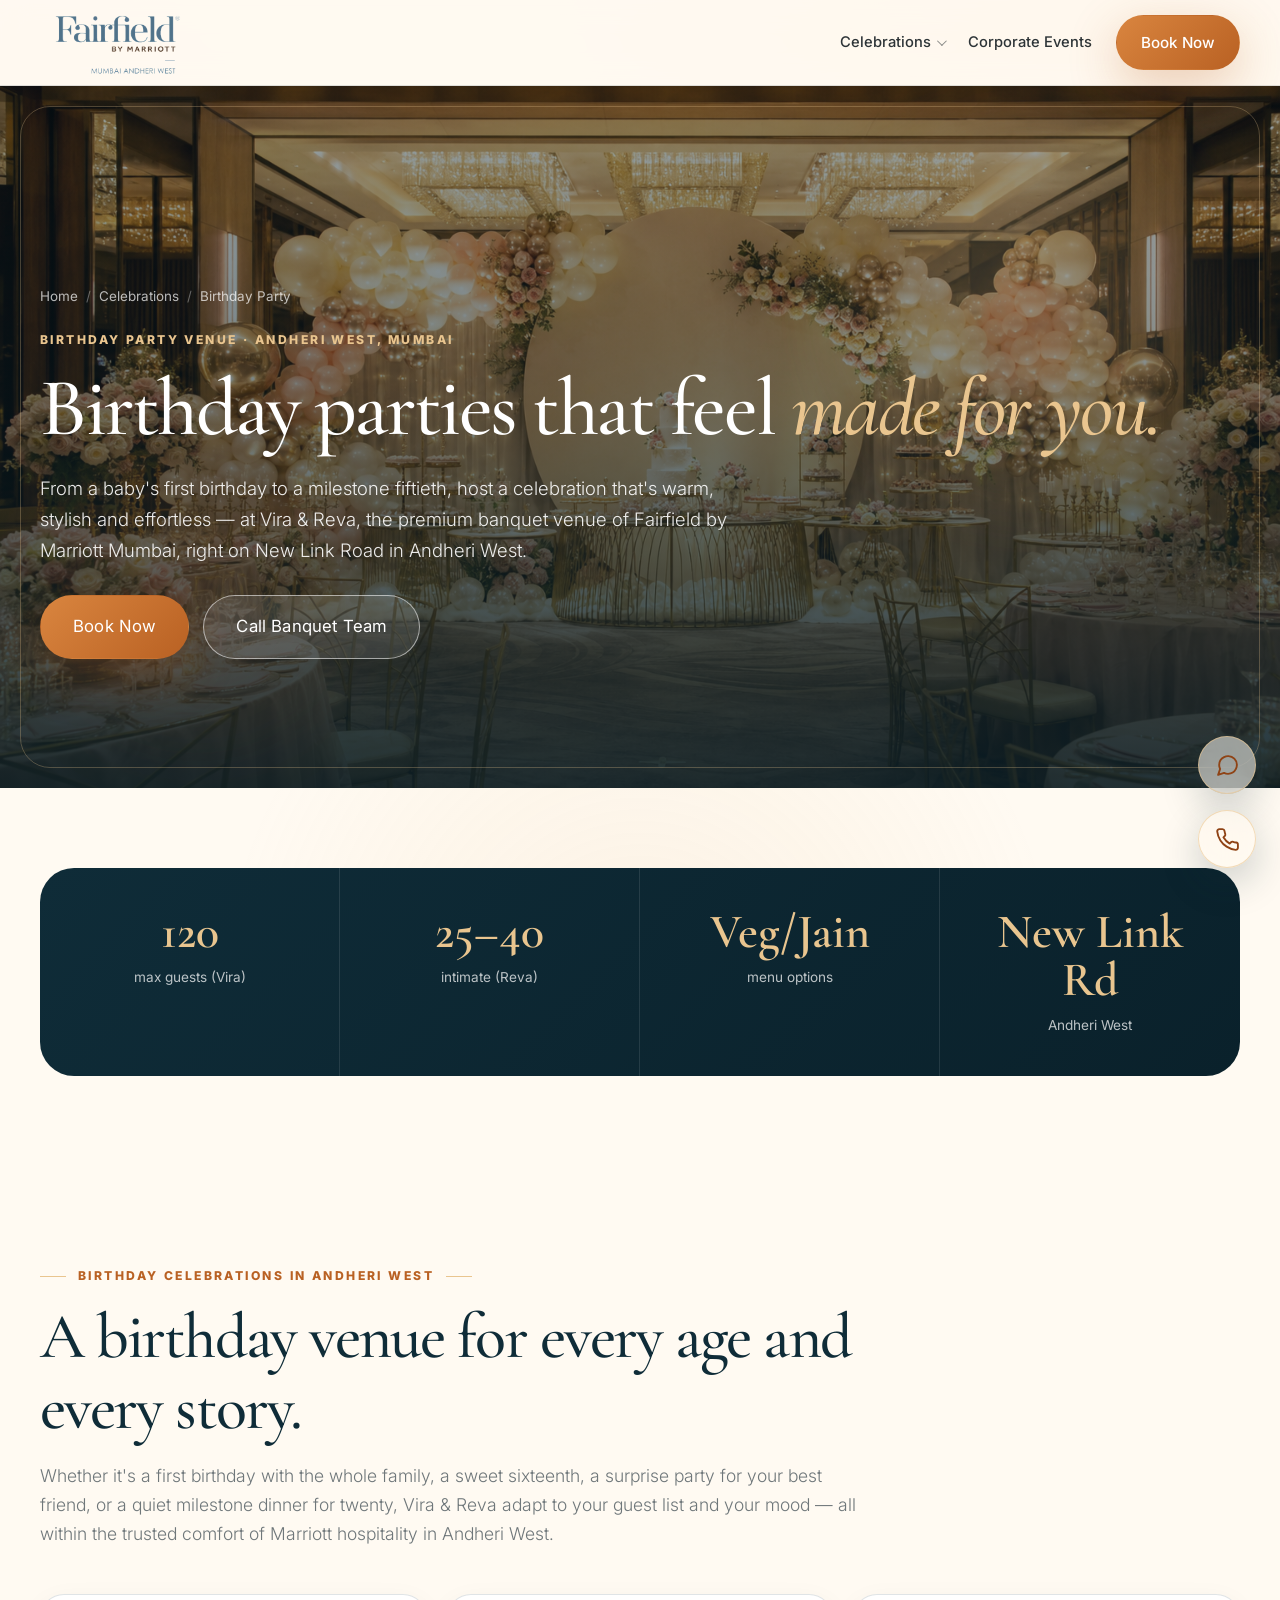
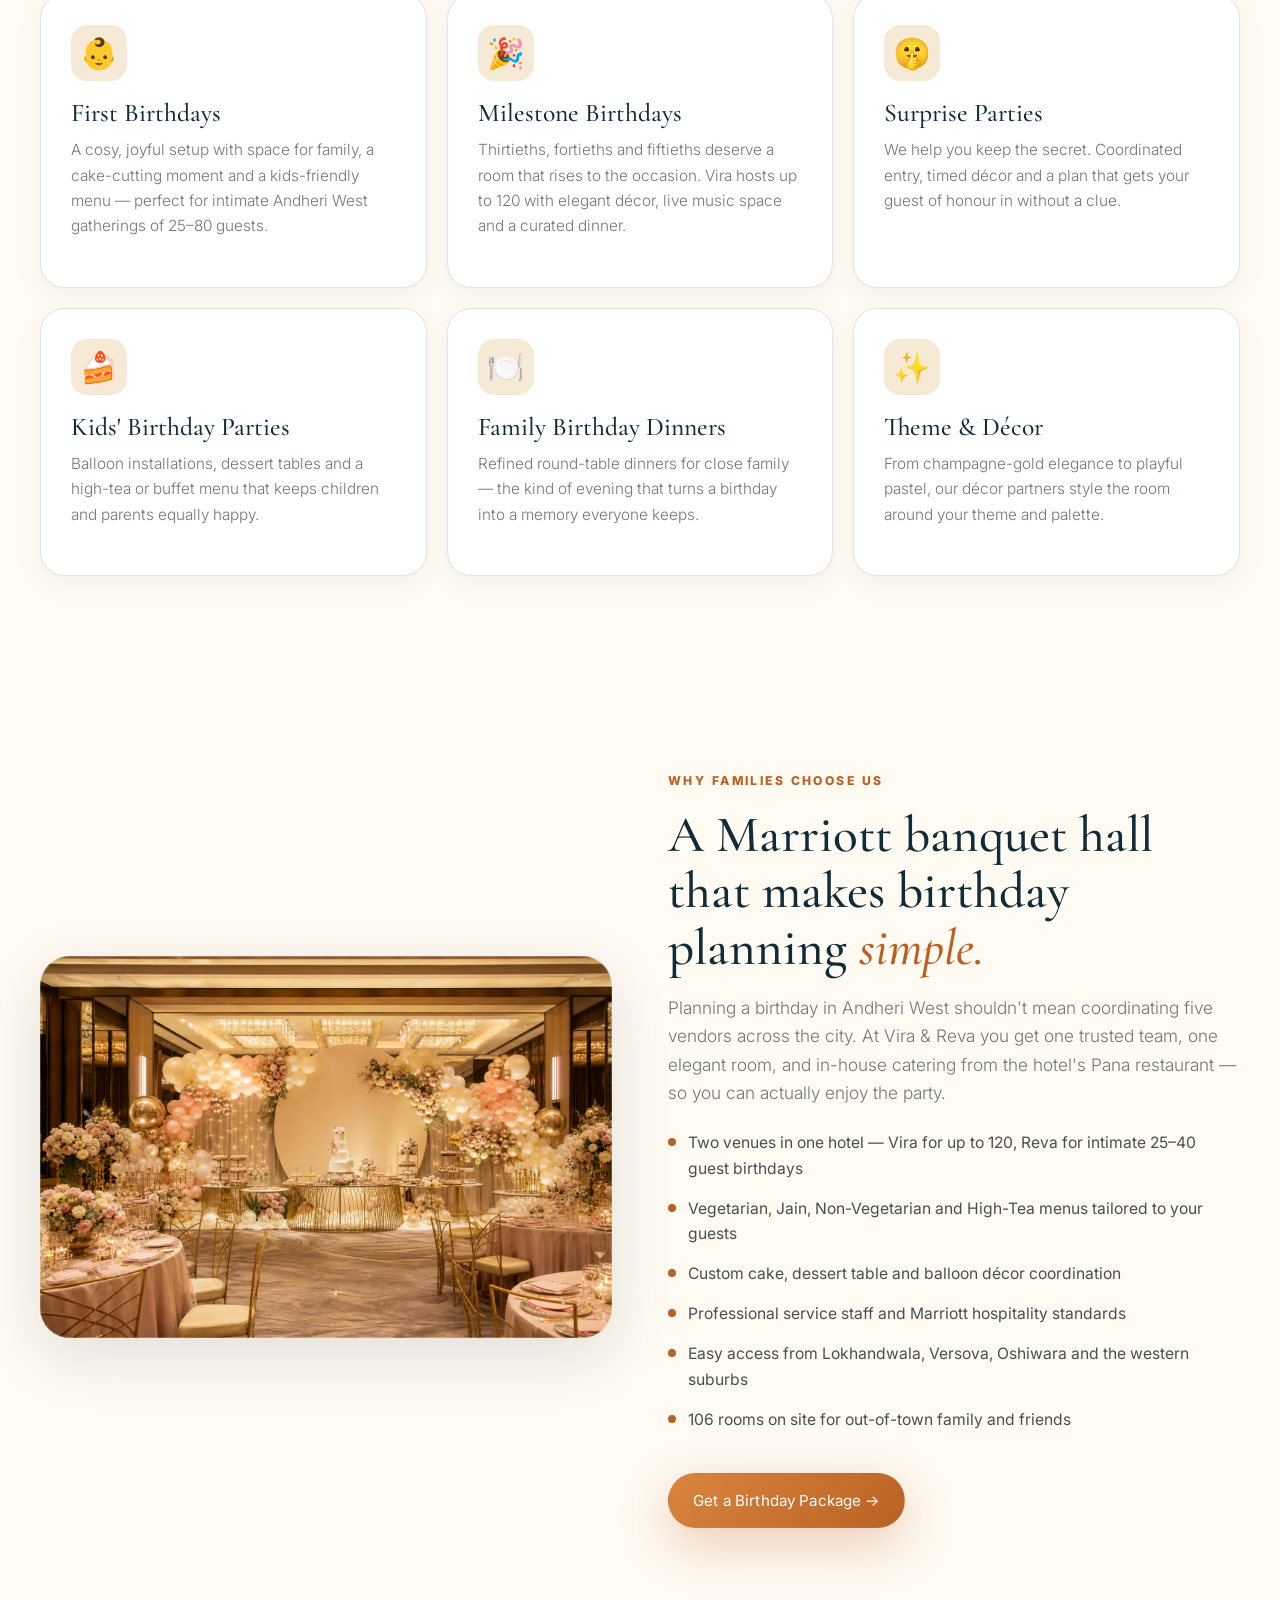
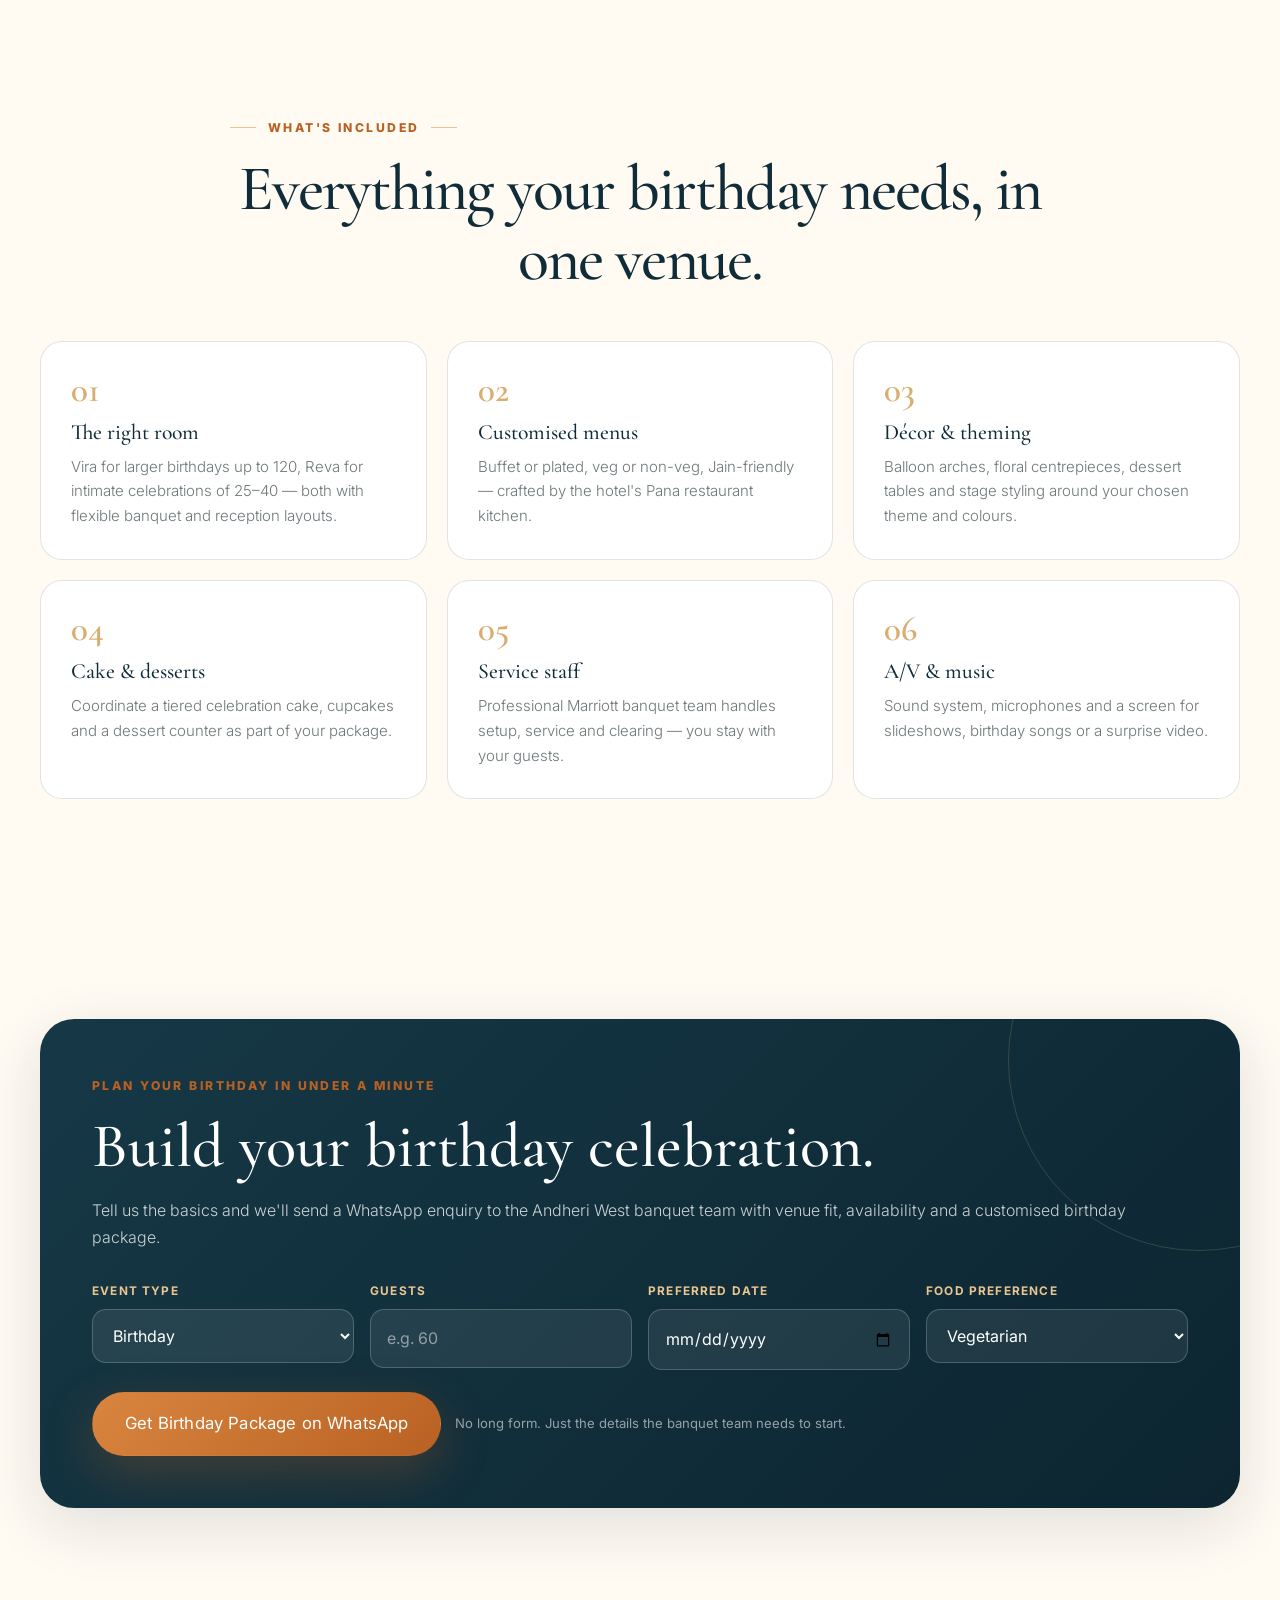
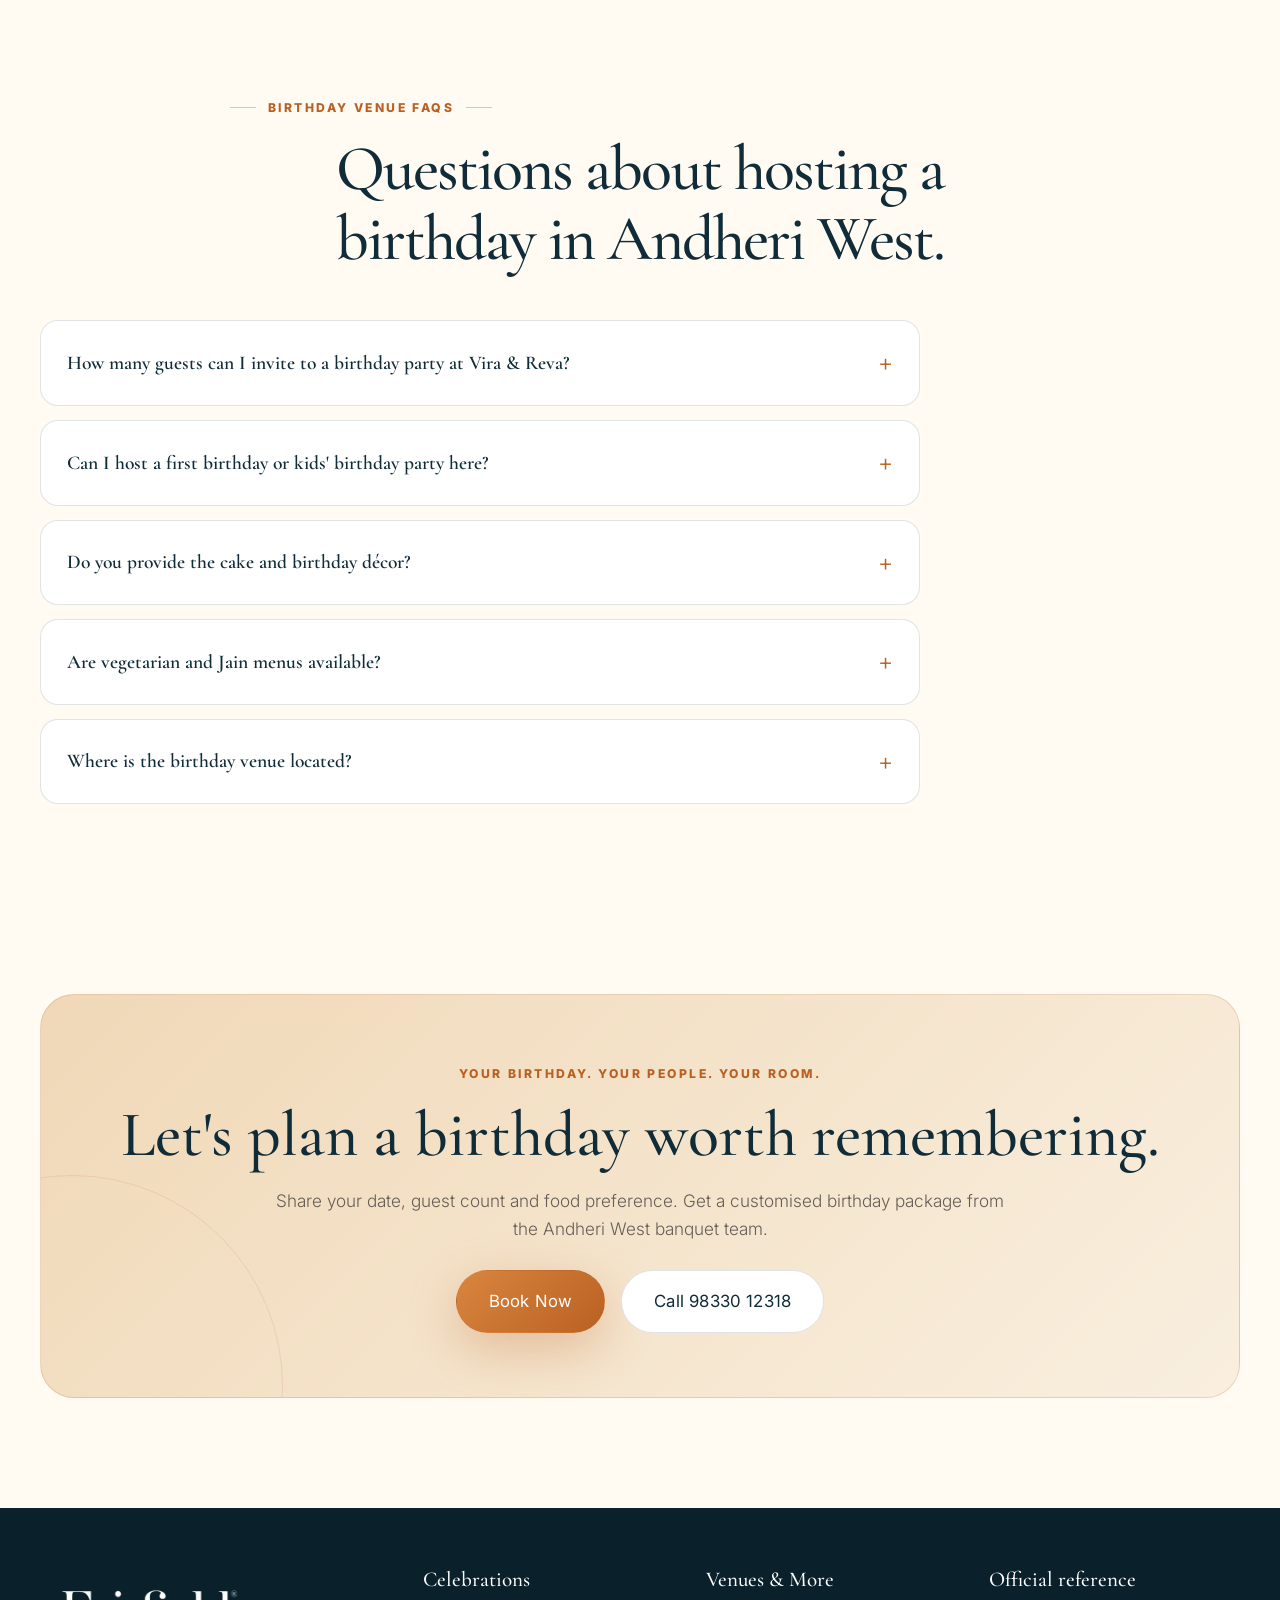
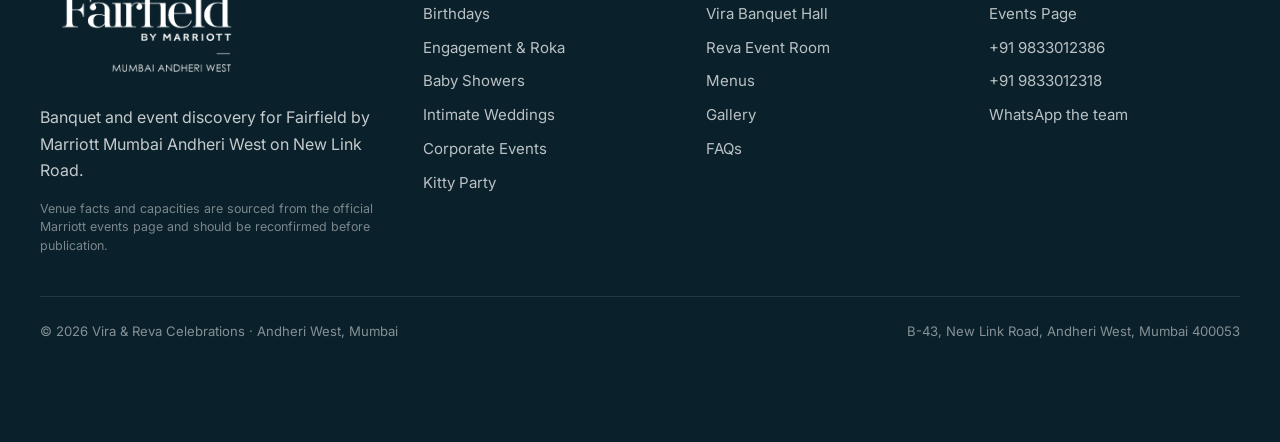
<file: birthday-party-venue-andheri-west.html>
<!doctype html>
<html lang="en-IN">
<head>
<meta charset="utf-8">
<meta name="viewport" content="width=device-width,initial-scale=1">
<title>Birthday Party Venue in Andheri West | Vira &amp; Reva at Fairfield by Marriott Mumbai</title>
<meta name="description" content="Plan a memorable birthday party in Andheri West at Vira &amp; Reva, Fairfield by Marriott Mumbai. First birthdays, milestone birthdays, surprise parties &amp; family dinners — up to 120 guests, New Link Road. Custom décor, veg/Jain menus, cake &amp; catering. Check availability.">
<meta name="keywords" content="birthday party venue Andheri West, birthday party hall Mumbai, first birthday venue Andheri West, kids birthday party hall Andheri, milestone birthday venue Mumbai, surprise birthday party Andheri West, banquet hall for birthday party New Link Road, birthday celebration venue Lokhandwala, Fairfield by Marriott birthday party">
<meta name="robots" content="index,follow,max-image-preview:large,max-snippet:-1,max-video-preview:-1">
<meta name="geo.region" content="IN-MH">
<meta name="geo.placename" content="Andheri West, Mumbai">
<meta name="geo.position" content="19.138959;72.832058">
<link rel="canonical" href="https://YOUR-DOMAIN.com/birthday-party-venue-andheri-west.html">
<meta property="og:title" content="Birthday Party Venue in Andheri West | Vira & Reva at Fairfield by Marriott">
<meta property="og:description" content="First birthdays, milestone birthdays & surprise parties at a premium Marriott banquet venue in Andheri West. Up to 120 guests, New Link Road.">
<meta property="og:type" content="website">
<meta property="og:locale" content="en_IN">
<meta property="og:image" content="assets/img/birthday.jpg">
<meta name="theme-color" content="#0f2c38">
<link rel="stylesheet" href="styles.css">
<script type="application/ld+json">
{
  "@context":"https://schema.org",
  "@type":"EventVenue",
  "name":"Vira & Reva — Birthday Party Venue at Fairfield by Marriott Mumbai Andheri West",
  "description":"Premium birthday party venue in Andheri West hosting first birthdays, milestone birthdays, surprise parties and family dinners for up to 120 guests.",
  "url":"https://YOUR-DOMAIN.com/birthday-party-venue-andheri-west.html",
  "image":"assets/img/birthday.jpg",
  "address":{"@type":"PostalAddress","streetAddress":"B-43, New Link Rd, Andheri West","addressLocality":"Mumbai","addressRegion":"Maharashtra","postalCode":"400053","addressCountry":"IN"},
  "telephone":"+91 9833012318",
  "containedInPlace":{"@type":"Hotel","name":"Fairfield by Marriott Mumbai Andheri West"}
}
</script>
<script src="https://sites.super.myninja.ai/_assets/ninja-daytona-script.js"></script>
</head>
<body>
<nav class="nav"><div class="container nav-inner">
  <a class="brand" href="index.html"><img class="brand-logo" src="assets/img/FFM logo.png" alt="Fairfield by Marriott Mumbai Andheri West logo" width="150" height="77"></a>
  <button class="nav-toggle" aria-label="Menu"><span></span><span></span><span></span></button>
  <div class="nav-links">
    <div class="nav-drop"><a href="index.html#celebrations">Celebrations</a>
      <div class="nav-drop-panel">
        <a href="birthday-party-venue-andheri-west.html">Birthdays</a>
        <a href="engagement-venue-andheri-west.html">Engagement &amp; Roka</a>
        <a href="baby-shower-venue-andheri-west.html">Baby Showers</a>
        <a href="intimate-wedding-venue-andheri-west.html">Intimate Weddings</a>
        <a href="kitty-party-venue-andheri-west.html">Kitty Party</a>
      </div>
    </div>
    <a href="corporate-events-andheri-west.html">Corporate Events</a><a class="btn btn-primary" href="#enquiry">Book Now</a>
  </div>
</div></nav>

<header class="page-hero" style="background-image:url('assets/img/birthday.jpg')">
  <span class="hero-orb o1"></span><span class="hero-orb o2"></span>
  <div class="container">
    <div class="breadcrumb"><a href="index.html">Home</a><span>/</span><a href="index.html#celebrations">Celebrations</a><span>/</span>Birthday Party</div>
    <div class="kicker">Birthday party venue &middot; Andheri West, Mumbai</div>
    <h1>Birthday parties that feel <em>made for you.</em></h1>
    <p>From a baby's first birthday to a milestone fiftieth, host a celebration that's warm, stylish and effortless — at Vira &amp; Reva, the premium banquet venue of Fairfield by Marriott Mumbai, right on New Link Road in Andheri West.</p>
    <div class="page-hero-actions"><a class="btn btn-primary btn-lg" href="#enquiry">Book Now</a><a class="btn btn-secondary btn-lg" href="tel:+919833012318">Call Banquet Team</a></div>
  </div>
</header>

<main>

<section class="section-sm"><div class="container">
  <div class="stats-band reveal scale">
    <div class="stat-cell"><b>120</b><span>max guests (Vira)</span></div>
    <div class="stat-cell"><b>25–40</b><span>intimate (Reva)</span></div>
    <div class="stat-cell"><b>Veg/Jain</b><span>menu options</span></div>
    <div class="stat-cell"><b>New Link Rd</b><span>Andheri West</span></div>
  </div>
</div></section>

<section class="section"><div class="container">
  <div class="section-head reveal"><div class="kicker ornament">Birthday celebrations in Andheri West</div><h2>A birthday venue for every age and every story.</h2><p>Whether it's a first birthday with the whole family, a sweet sixteenth, a surprise party for your best friend, or a quiet milestone dinner for twenty, Vira &amp; Reva adapt to your guest list and your mood — all within the trusted comfort of Marriott hospitality in Andheri West.</p></div>

  <div class="cards">
    <div class="card reveal"><div class="icon">👶</div><h3>First Birthdays</h3><p>A cosy, joyful setup with space for family, a cake-cutting moment and a kids-friendly menu — perfect for intimate Andheri West gatherings of 25–80 guests.</p></div>
    <div class="card reveal d1"><div class="icon">🎉</div><h3>Milestone Birthdays</h3><p>Thirtieths, fortieths and fiftieths deserve a room that rises to the occasion. Vira hosts up to 120 with elegant décor, live music space and a curated dinner.</p></div>
    <div class="card reveal d2"><div class="icon">🤫</div><h3>Surprise Parties</h3><p>We help you keep the secret. Coordinated entry, timed décor and a plan that gets your guest of honour in without a clue.</p></div>
    <div class="card reveal"><div class="icon">🍰</div><h3>Kids' Birthday Parties</h3><p>Balloon installations, dessert tables and a high-tea or buffet menu that keeps children and parents equally happy.</p></div>
    <div class="card reveal d1"><div class="icon">🍽️</div><h3>Family Birthday Dinners</h3><p>Refined round-table dinners for close family — the kind of evening that turns a birthday into a memory everyone keeps.</p></div>
    <div class="card reveal d2"><div class="icon">✨</div><h3>Theme &amp; Décor</h3><p>From champagne-gold elegance to playful pastel, our décor partners style the room around your theme and palette.</p></div>
  </div>
</div></section>

<section class="section-sm"><div class="container"><div class="feature-row">
  <div class="feature-img reveal left"><img src="assets/img/birthday.jpg" alt="Elegant birthday party setup with dessert table and balloon installation at Vira & Reva, Andheri West"></div>
  <div class="feature-text reveal right">
    <div class="kicker">Why families choose us</div>
    <h2>A Marriott banquet hall that makes birthday planning <em>simple.</em></h2>
    <p>Planning a birthday in Andheri West shouldn't mean coordinating five vendors across the city. At Vira &amp; Reva you get one trusted team, one elegant room, and in-house catering from the hotel's Pana restaurant — so you can actually enjoy the party.</p>
    <ul class="feature-list">
      <li>Two venues in one hotel — Vira for up to 120, Reva for intimate 25–40 guest birthdays</li>
      <li>Vegetarian, Jain, Non-Vegetarian and High-Tea menus tailored to your guests</li>
      <li>Custom cake, dessert table and balloon décor coordination</li>
      <li>Professional service staff and Marriott hospitality standards</li>
      <li>Easy access from Lokhandwala, Versova, Oshiwara and the western suburbs</li>
      <li>106 rooms on site for out-of-town family and friends</li>
    </ul>
    <a class="btn btn-primary" style="margin-top:24px" href="#enquiry">Get a Birthday Package →</a>
  </div>
</div></div></section>

<section class="section"><div class="container">
  <div class="section-head center reveal"><div class="kicker ornament">What's included</div><h2>Everything your birthday needs, in one venue.</h2></div>
  <div class="why-grid">
    <div class="why-item reveal"><div class="num">01</div><h3>The right room</h3><p>Vira for larger birthdays up to 120, Reva for intimate celebrations of 25–40 — both with flexible banquet and reception layouts.</p></div>
    <div class="why-item reveal d1"><div class="num">02</div><h3>Customised menus</h3><p>Buffet or plated, veg or non-veg, Jain-friendly — crafted by the hotel's Pana restaurant kitchen.</p></div>
    <div class="why-item reveal d2"><div class="num">03</div><h3>Décor &amp; theming</h3><p>Balloon arches, floral centrepieces, dessert tables and stage styling around your chosen theme and colours.</p></div>
    <div class="why-item reveal"><div class="num">04</div><h3>Cake &amp; desserts</h3><p>Coordinate a tiered celebration cake, cupcakes and a dessert counter as part of your package.</p></div>
    <div class="why-item reveal d1"><div class="num">05</div><h3>Service staff</h3><p>Professional Marriott banquet team handles setup, service and clearing — you stay with your guests.</p></div>
    <div class="why-item reveal d2"><div class="num">06</div><h3>A/V &amp; music</h3><p>Sound system, microphones and a screen for slideshows, birthday songs or a surprise video.</p></div>
  </div>
</div></section>



<section id="enquiry" class="section"><div class="container"><div class="builder-wrap reveal">
  <div class="kicker">Plan your birthday in under a minute</div>
  <h2>Build your birthday celebration.</h2>
  <p>Tell us the basics and we'll send a WhatsApp enquiry to the Andheri West banquet team with venue fit, availability and a customised birthday package.</p>
  <form id="celebration-builder" class="builder">
    <div class="field"><label>Event type</label><select name="event" required><option>Birthday</option><option>First Birthday</option><option>Milestone Birthday</option><option>Surprise Birthday</option><option>Kids' Birthday Party</option></select></div>
    <div class="field"><label>Guests</label><input name="guests" type="number" min="10" max="120" placeholder="e.g. 60" required></div>
    <div class="field"><label>Preferred date</label><input name="date" type="date" required></div>
    <div class="field"><label>Food preference</label><select name="food" required><option>Vegetarian</option><option>Jain</option><option>Non-Vegetarian</option><option>High Tea</option><option>Mixed</option></select></div>
  </form>
  <div class="builder-actions"><button class="btn btn-primary btn-lg" form="celebration-builder">Get Birthday Package on WhatsApp</button><span class="privacy">No long form. Just the details the banquet team needs to start.</span></div>
</div></div></section>


<section id="faq" class="section-sm"><div class="container"><div class="section-head center reveal"><div class="kicker ornament">Birthday venue FAQs</div><h2>Questions about hosting a birthday in Andheri West.</h2></div><div class="faq">
<details class="reveal"><summary>How many guests can I invite to a birthday party at Vira &amp; Reva?</summary><p>Vira hosts up to 120 guests in banquet or reception style, while Reva is ideal for intimate birthdays of 25–40 guests. Choose based on your guest list.</p></details>
<details class="reveal"><summary>Can I host a first birthday or kids' birthday party here?</summary><p>Yes. First birthdays and kids' birthday parties are a popular choice, with décor, dessert tables and a kids-friendly menu available.</p></details>
<details class="reveal"><summary>Do you provide the cake and birthday décor?</summary><p>The banquet team coordinates cake, balloon décor, floral centrepieces and dessert tables as part of your customised package.</p></details>
<details class="reveal"><summary>Are vegetarian and Jain menus available?</summary><p>Yes. Vegetarian, Jain, Non-Vegetarian and High-Tea menus are all available, crafted by the hotel's Pana restaurant kitchen.</p></details>
<details class="reveal"><summary>Where is the birthday venue located?</summary><p>B-43, New Link Road, Andheri West, Mumbai 400053 — minutes from Lokhandwala, Versova and Oshiwara.</p></details>
</div></div></section>

<section class="section"><div class="container"><div class="cta reveal scale"><div class="kicker">Your birthday. Your people. Your room.</div><h2>Let's plan a birthday worth remembering.</h2><p>Share your date, guest count and food preference. Get a customised birthday package from the Andheri West banquet team.</p><a class="btn btn-primary btn-lg" href="#enquiry">Book Now</a> <a class="btn btn-light btn-lg" href="tel:+919833012318">Call 98330 12318</a></div></div></section>
</main>

<footer class="footer"><div class="container"><div class="footer-grid">
  <div><div class="footer-brand"><img class="brand-logo footer-logo" src="assets/img/FFM logo white.png" alt="Fairfield by Marriott Mumbai Andheri West logo" width="140" height="72"></div><p>Banquet and event discovery for Fairfield by Marriott Mumbai Andheri West on New Link Road.</p><small>Venue facts and capacities are sourced from the official Marriott events page and should be reconfirmed before publication.</small></div>
  <div><h3>Celebrations</h3><a href="birthday-party-venue-andheri-west.html">Birthdays</a><a href="engagement-venue-andheri-west.html">Engagement &amp; Roka</a><a href="baby-shower-venue-andheri-west.html">Baby Showers</a><a href="intimate-wedding-venue-andheri-west.html">Intimate Weddings</a><a href="corporate-events-andheri-west.html">Corporate Events</a><a href="kitty-party-venue-andheri-west.html">Kitty Party</a></div>
  <div><h3>Venues &amp; More</h3><a href="index.html#venues">Vira Banquet Hall</a><a href="index.html#venues">Reva Event Room</a><a href="index.html#check-date">Menus</a><a href="index.html#check-date">Gallery</a><a href="#faq">FAQs</a></div>
  <div><h3>Official reference</h3><a href="https://www.marriott.com/en-us/hotels/bomff-fairfield-mumbai-andheri-west/events/" target="_blank" rel="noopener">Events Page</a><a href="tel:+919833012386" target="_blank" rel="noopener">+91 9833012386</a><a href="tel:+919833012318" target="_blank" rel="noopener">+91 9833012318</a><a href="https://wa.me/919833012386" target="_blank" rel="noopener">WhatsApp the team</a></div>
</div>
<div class="footer-bottom"><span>&copy; 2026 Vira &amp; Reva Celebrations · Andheri West, Mumbai</span><span>B-43, New Link Road, Andheri West, Mumbai 400053</span></div>
</div></footer>

<div class="sticky-mobile"><a href="tel:+919833012318">Call</a><a class="wa" href="https://wa.me/919833012386" target="_blank" rel="noopener">WhatsApp</a><a class="book" href="#enquiry">Book Now</a></div>
<div class="float-actions">
  <a class="float-btn wa" href="https://wa.me/919833012386?text=Hi%2C%20I%27d%20like%20to%20enquire%20about%20hosting%20an%20event%20at%20Vira%20%26%20Reva%2C%20Fairfield%20by%20Marriott%20Mumbai%20Andheri%20West." target="_blank" rel="noopener" aria-label="Chat with us on WhatsApp"><svg viewBox="0 0 24 24"><path d="M21 11.5a8.38 8.38 0 0 1-.9 3.8 8.5 8.5 0 0 1-7.6 4.7 8.38 8.38 0 0 1-3.8-.9L3 21l1.9-5.7a8.38 8.38 0 0 1-.9-3.8 8.5 8.5 0 0 1 4.7-7.6 8.38 8.38 0 0 1 3.8-.9h.5a8.48 8.48 0 0 1 8 8v.5z"></path></svg><span class="ftip">WhatsApp Us</span></a>
  <a class="float-btn call" href="tel:+919833012318" aria-label="Call the banquet team"><svg viewBox="0 0 24 24"><path d="M22 16.92v3a2 2 0 0 1-2.18 2 19.79 19.79 0 0 1-8.63-3.07 19.5 19.5 0 0 1-6-6 19.79 19.79 0 0 1-3.07-8.67A2 2 0 0 1 4.11 2h3a2 2 0 0 1 2 1.72 12.84 12.84 0 0 0 .7 2.81 2 2 0 0 1-.45 2.11L8.09 9.91a16 16 0 0 0 6 6l1.27-1.27a2 2 0 0 1 2.11-.45 12.84 12.84 0 0 0 2.81.7A2 2 0 0 1 22 16.92z"></path></svg><span class="ftip">Call Now</span></a>
</div>

<script src="script.js"></script>
</body></html>
</file>
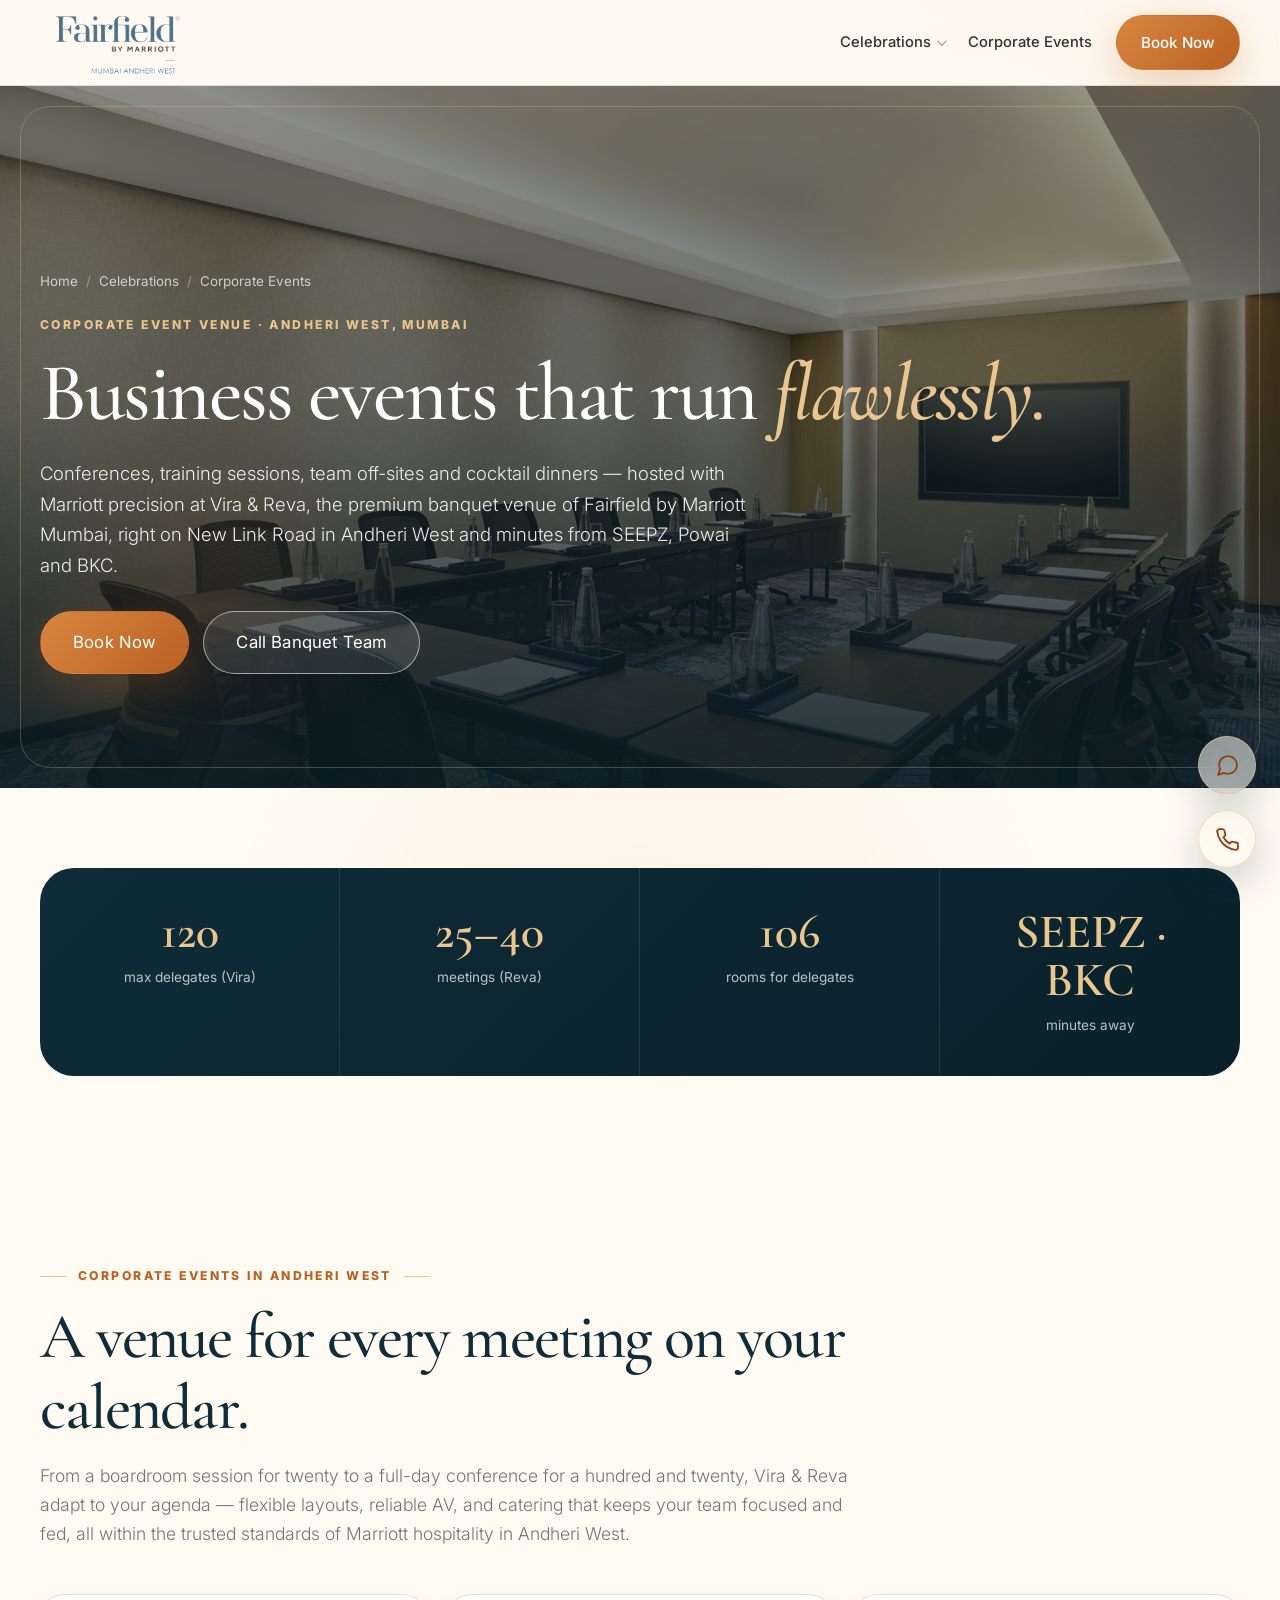
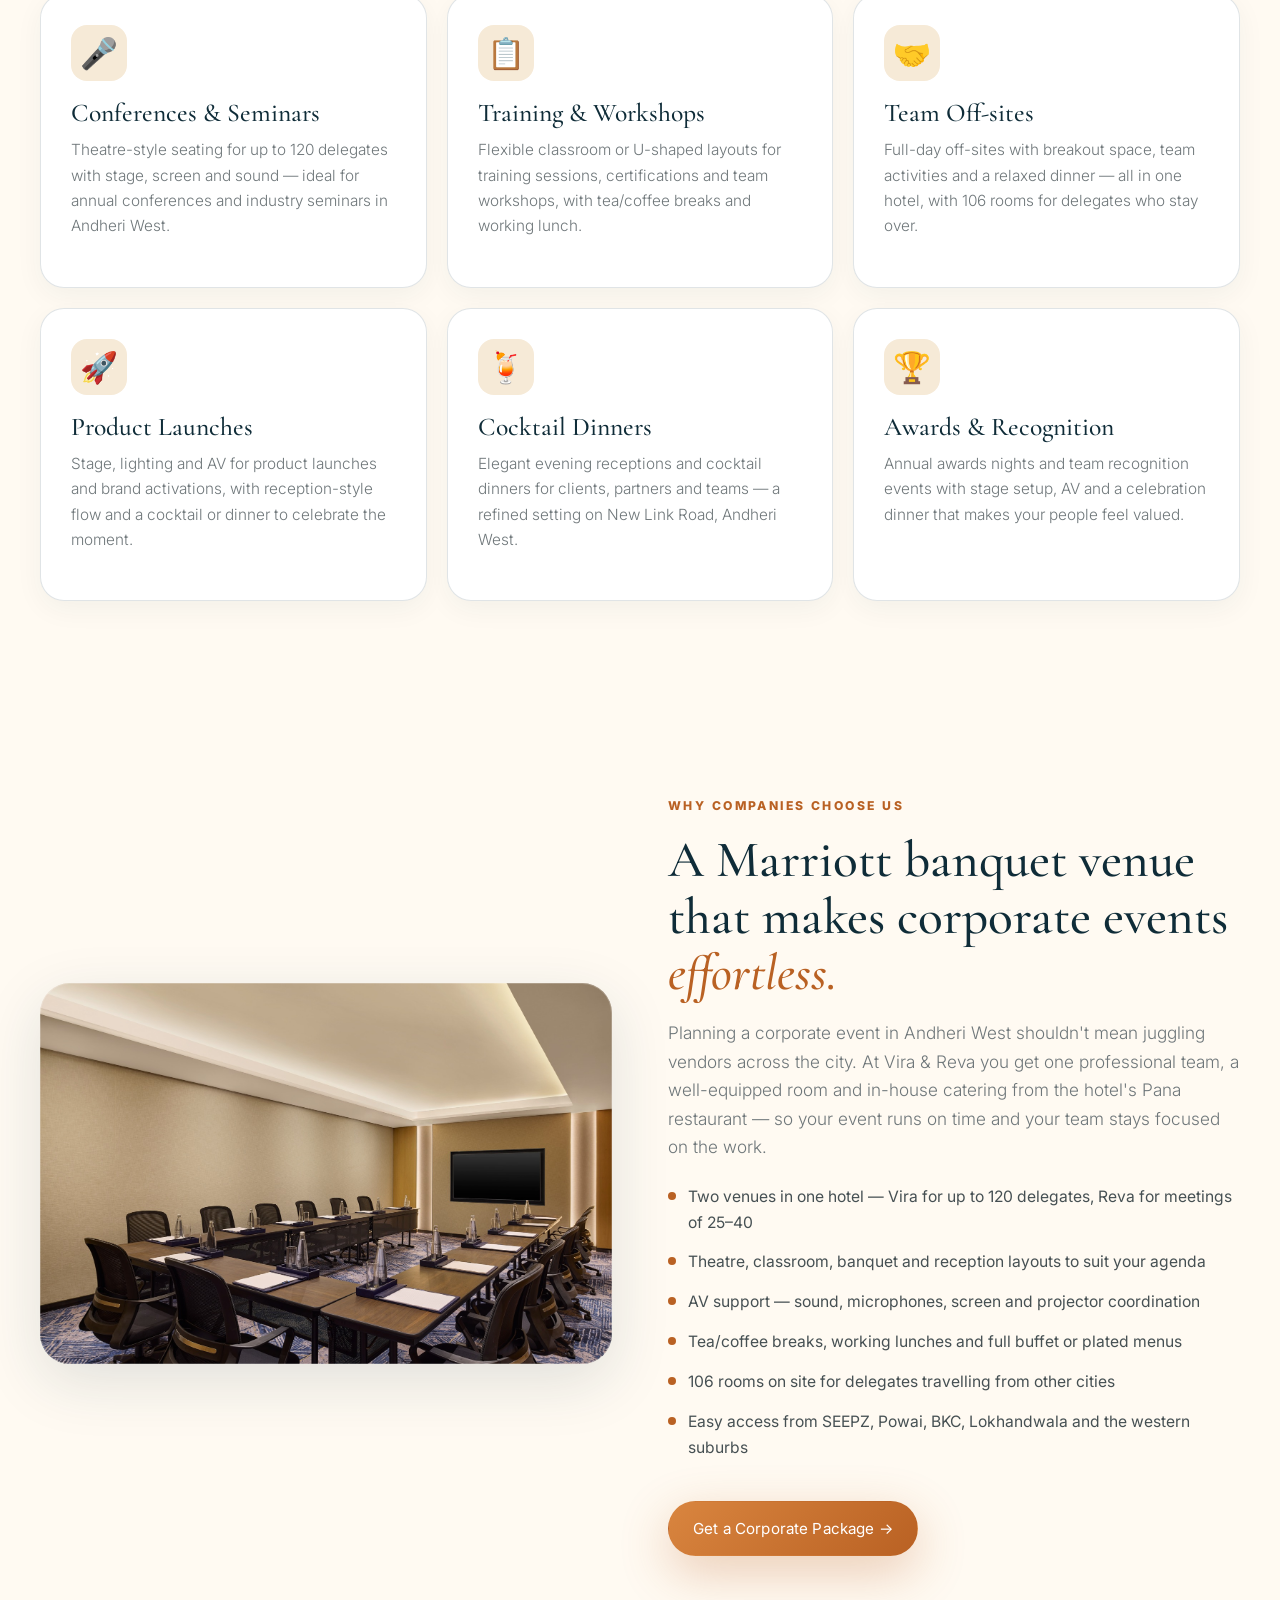
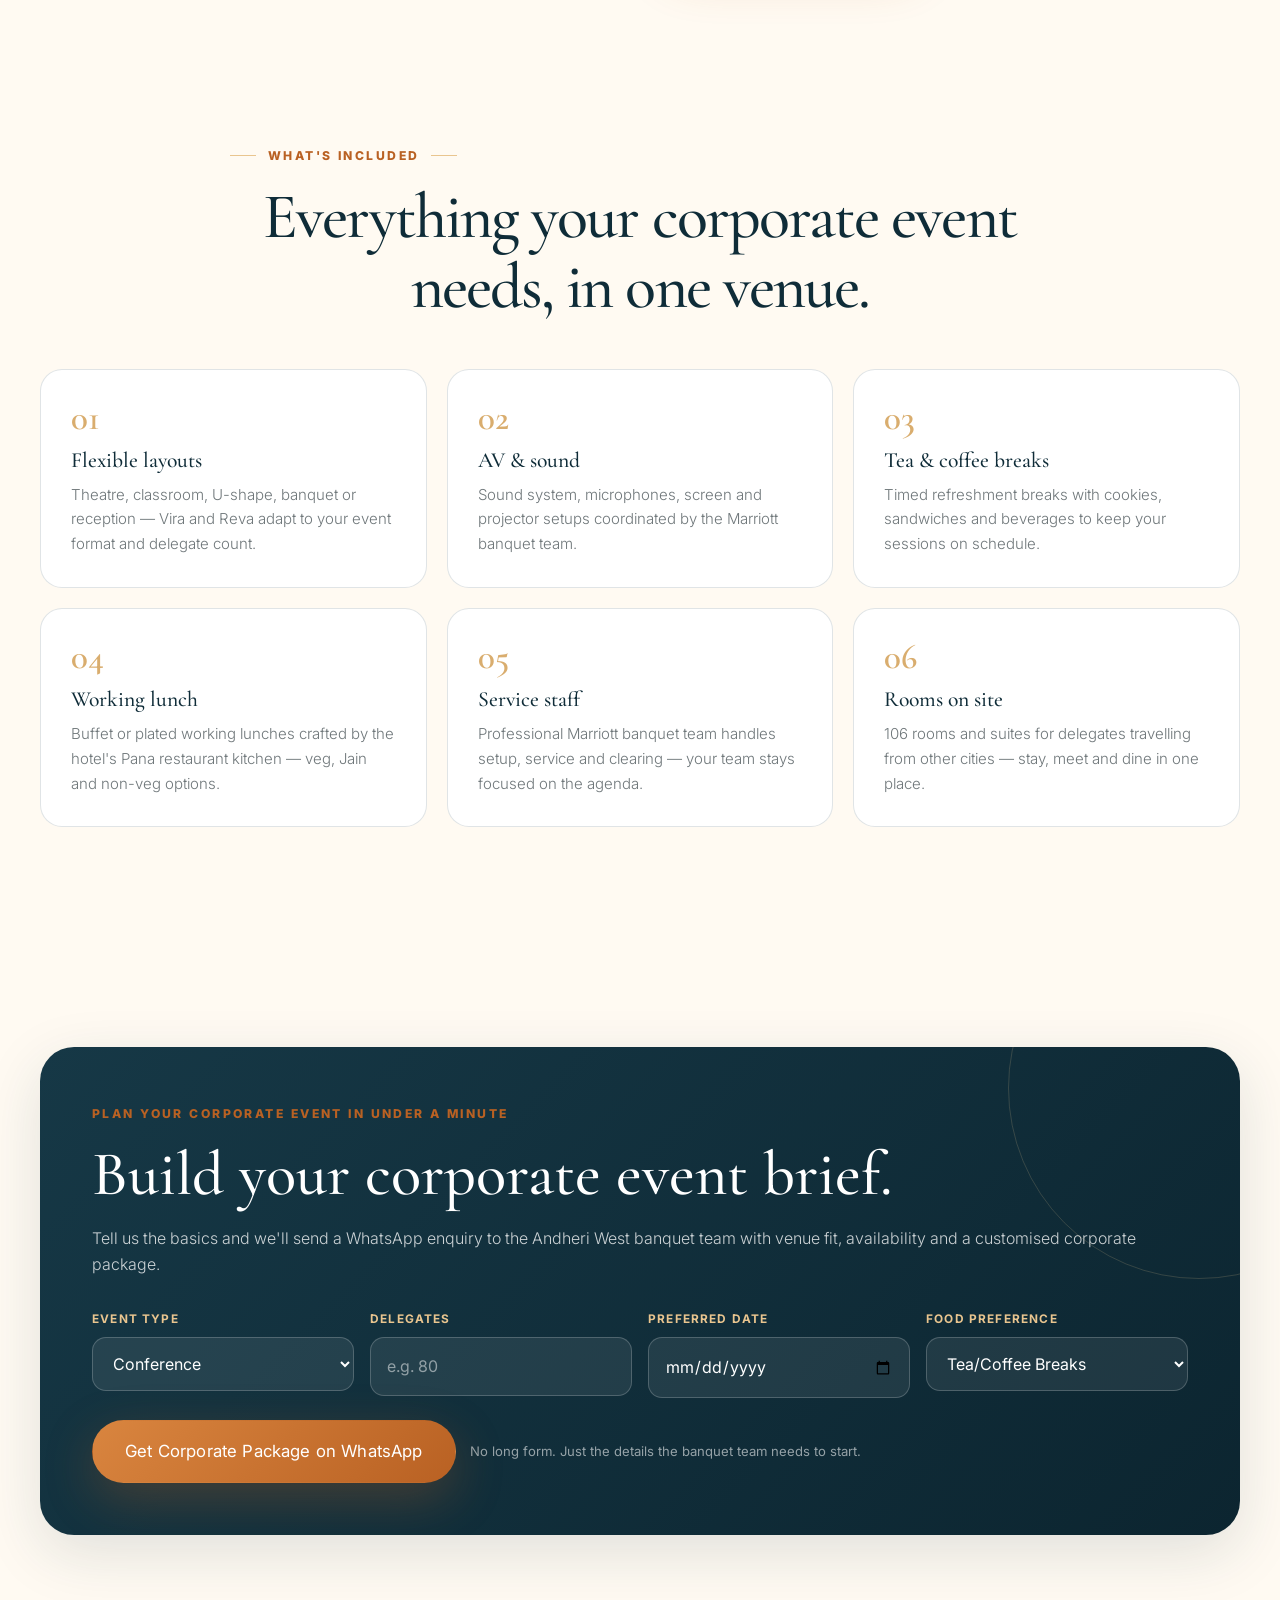
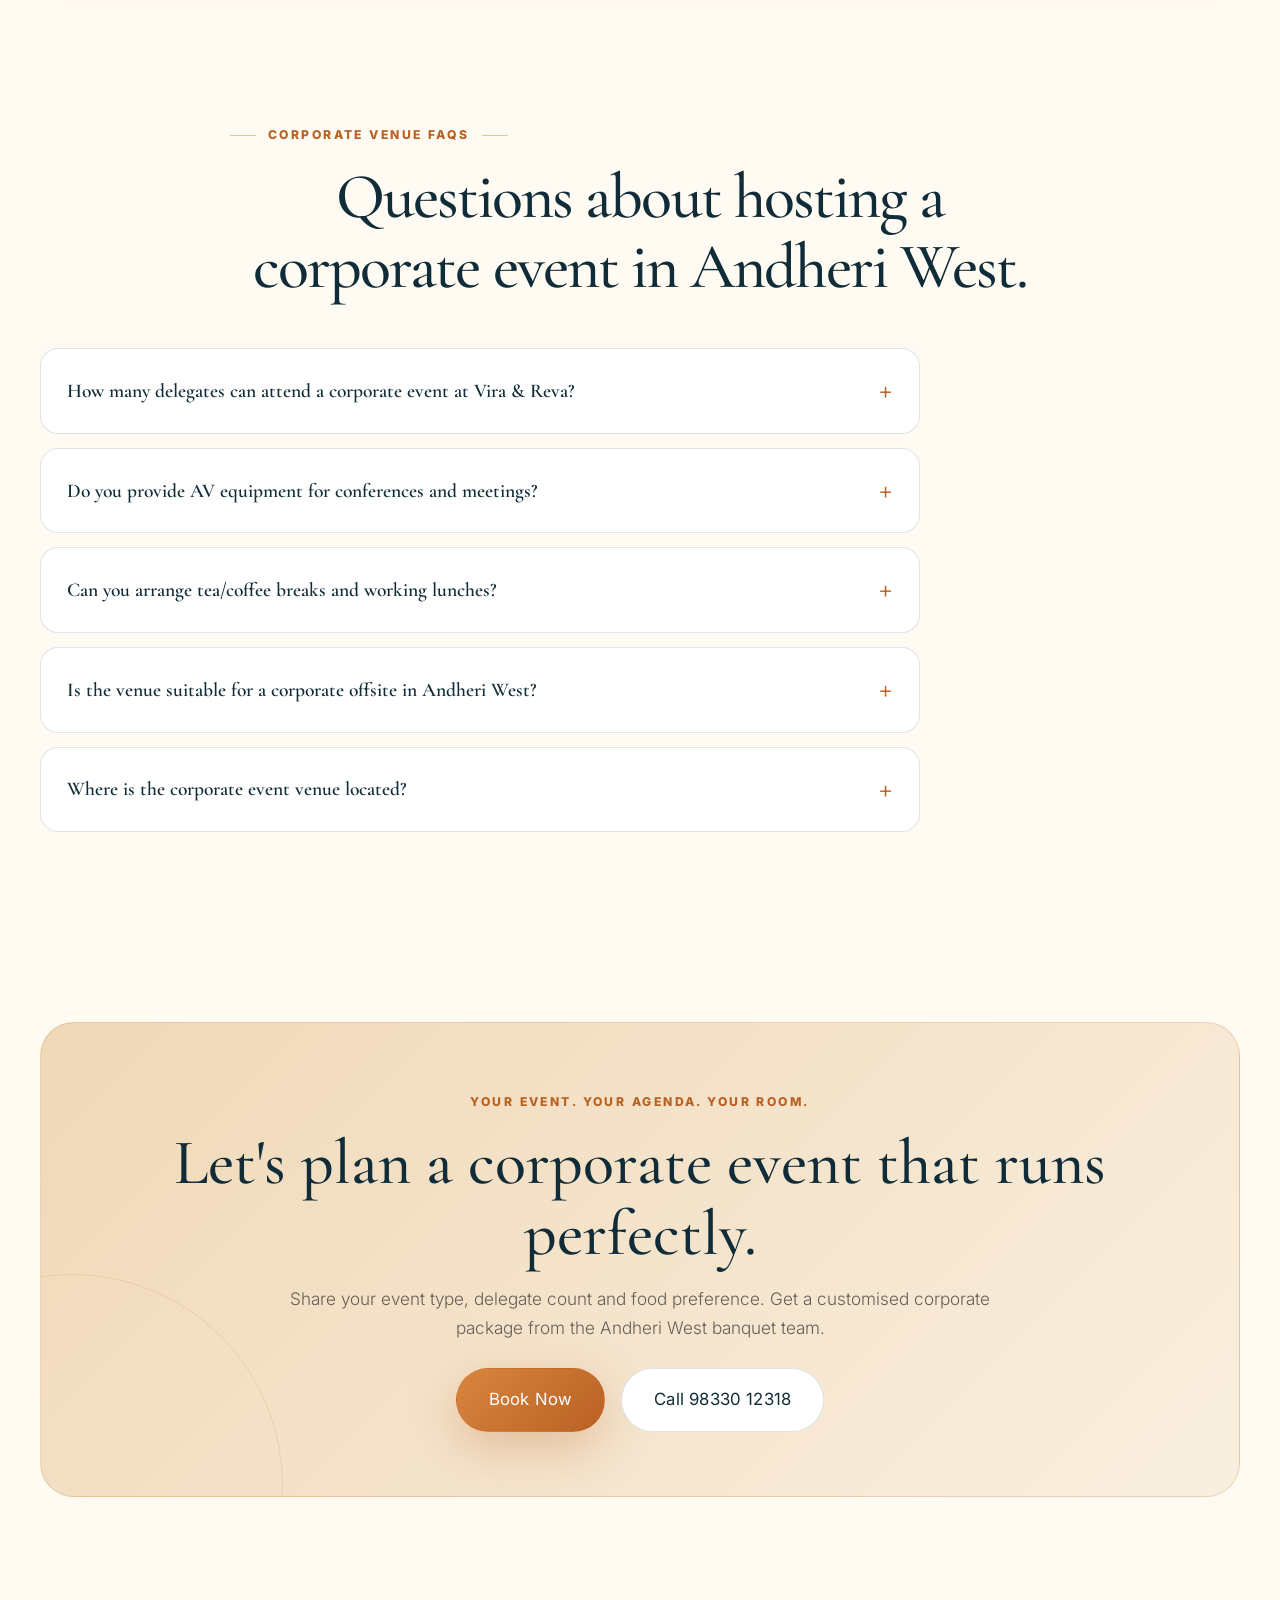
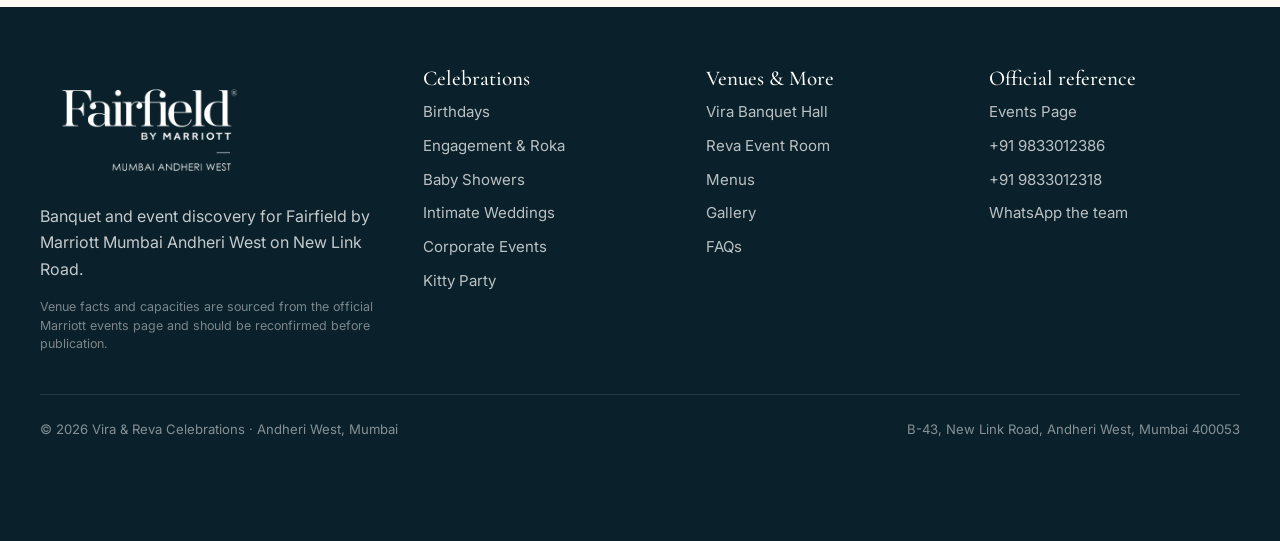
<file: corporate-events-andheri-west.html>
<!doctype html>
<html lang="en-IN">
<head>
<meta charset="utf-8">
<meta name="viewport" content="width=device-width,initial-scale=1">
<title>Corporate Event Venue in Andheri West | Vira &amp; Reva at Fairfield by Marriott Mumbai</title>
<meta name="description" content="Host corporate events in Andheri West at Vira &amp; Reva, Fairfield by Marriott Mumbai. Conferences, training sessions, off-sites, product launches &amp; cocktail dinners — up to 120 guests on New Link Road. AV support, tea/coffee breaks, veg/Jain menus. Check availability.">
<meta name="keywords" content="corporate event venue Andheri West, conference venue Mumbai, meeting venue New Link Road, corporate offsite venue Andheri, training venue Andheri West, product launch venue Mumbai, business event venue Lokhandwala, banquet hall for corporate event Andheri West, cocktail dinner venue Mumbai, Fairfield by Marriott corporate events">
<meta name="robots" content="index,follow,max-image-preview:large,max-snippet:-1,max-video-preview:-1">
<meta name="geo.region" content="IN-MH">
<meta name="geo.placename" content="Andheri West, Mumbai">
<meta name="geo.position" content="19.138959;72.832058">
<link rel="canonical" href="https://YOUR-DOMAIN.com/corporate-events-andheri-west.html">
<meta property="og:title" content="Corporate Event Venue in Andheri West | Vira & Reva at Fairfield by Marriott">
<meta property="og:description" content="Conferences, training, off-sites & cocktail dinners at a premium Marriott banquet venue in Andheri West. Up to 120 guests, New Link Road.">
<meta property="og:type" content="website">
<meta property="og:locale" content="en_IN">
<meta property="og:image" content="assets/img/corporate.jpg">
<meta name="theme-color" content="#0f2c38">
<link rel="stylesheet" href="styles.css">
<script type="application/ld+json">
{
  "@context":"https://schema.org",
  "@type":"EventVenue",
  "name":"Vira & Reva — Corporate Event Venue at Fairfield by Marriott Mumbai Andheri West",
  "description":"Premium corporate event venue in Andheri West hosting conferences, training sessions, off-sites, product launches and cocktail dinners for up to 120 guests.",
  "url":"https://YOUR-DOMAIN.com/corporate-events-andheri-west.html",
  "image":"assets/img/corporate.jpg",
  "address":{"@type":"PostalAddress","streetAddress":"B-43, New Link Rd, Andheri West","addressLocality":"Mumbai","addressRegion":"Maharashtra","postalCode":"400053","addressCountry":"IN"},
  "telephone":"+91 9833012318",
  "containedInPlace":{"@type":"Hotel","name":"Fairfield by Marriott Mumbai Andheri West"}
}
</script>
<script type="application/ld+json">
{
  "@context":"https://schema.org",
  "@type":"FAQPage",
  "mainEntity":[
    {"@type":"Question","name":"How many guests can attend a corporate event at Vira & Reva?","acceptedAnswer":{"@type":"Answer","text":"Vira hosts up to 120 guests in theatre, banquet or reception style, while Reva is ideal for smaller meetings and training sessions of 25–40 attendees."}},
    {"@type":"Question","name":"Do you provide AV equipment for conferences and meetings?","acceptedAnswer":{"@type":"Answer","text":"Yes. Sound systems, microphones, screens and projector setups are available, coordinated by the Marriott banquet team."}},
    {"@type":"Question","name":"Can you arrange tea/coffee breaks and working lunches?","acceptedAnswer":{"@type":"Answer","text":"Yes. Tea/coffee breaks, working lunches and full buffet or plated menus are available, crafted by the hotel's Pana restaurant kitchen."}},
    {"@type":"Question","name":"Is the venue suitable for a corporate offsite in Andheri West?","acceptedAnswer":{"@type":"Answer","text":"Yes. With 106 rooms on site, flexible meeting space and full catering, the venue is ideal for full-day corporate offsites and team gatherings."}},
    {"@type":"Question","name":"Where is the corporate event venue located?","acceptedAnswer":{"@type":"Answer","text":"B-43, New Link Road, Andheri West, Mumbai 400053 — well connected to SEEPZ, Powai, BKC and the western suburbs."}}
  ]
}
</script>
<script src="https://sites.super.myninja.ai/_assets/ninja-daytona-script.js"></script>
</head>
<body>
<nav class="nav"><div class="container nav-inner">
  <a class="brand" href="index.html"><img class="brand-logo" src="assets/img/FFM logo.png" alt="Fairfield by Marriott Mumbai Andheri West logo" width="150" height="77"></a>
  <button class="nav-toggle" aria-label="Menu"><span></span><span></span><span></span></button>
  <div class="nav-links">
    <div class="nav-drop"><a href="index.html#celebrations">Celebrations</a>
      <div class="nav-drop-panel">
        <a href="birthday-party-venue-andheri-west.html">Birthdays</a>
        <a href="engagement-venue-andheri-west.html">Engagement &amp; Roka</a>
        <a href="baby-shower-venue-andheri-west.html">Baby Showers</a>
        <a href="intimate-wedding-venue-andheri-west.html">Intimate Weddings</a>
        <a href="kitty-party-venue-andheri-west.html">Kitty Party</a>
      </div>
    </div>
    <a href="corporate-events-andheri-west.html">Corporate Events</a><a class="btn btn-primary" href="#enquiry">Book Now</a>
  </div>
</div></nav>

<header class="page-hero" style="background-image:url('assets/img/Corporate.jpeg')">
  <span class="hero-orb o1"></span><span class="hero-orb o2"></span>
  <div class="container">
    <div class="breadcrumb"><a href="index.html">Home</a><span>/</span><a href="index.html#celebrations">Celebrations</a><span>/</span>Corporate Events</div>
    <div class="kicker">Corporate event venue &middot; Andheri West, Mumbai</div>
    <h1>Business events that run <em>flawlessly.</em></h1>
    <p>Conferences, training sessions, team off-sites and cocktail dinners — hosted with Marriott precision at Vira &amp; Reva, the premium banquet venue of Fairfield by Marriott Mumbai, right on New Link Road in Andheri West and minutes from SEEPZ, Powai and BKC.</p>
    <div class="page-hero-actions"><a class="btn btn-primary btn-lg" href="#enquiry">Book Now</a><a class="btn btn-secondary btn-lg" href="tel:+919833012318">Call Banquet Team</a></div>
  </div>
</header>

<main>

<section class="section-sm"><div class="container">
  <div class="stats-band reveal scale">
    <div class="stat-cell"><b>120</b><span>max delegates (Vira)</span></div>
    <div class="stat-cell"><b>25–40</b><span>meetings (Reva)</span></div>
    <div class="stat-cell"><b>106</b><span>rooms for delegates</span></div>
    <div class="stat-cell"><b>SEEPZ · BKC</b><span>minutes away</span></div>
  </div>
</div></section>

<section class="section"><div class="container">
  <div class="section-head reveal"><div class="kicker ornament">Corporate events in Andheri West</div><h2>A venue for every meeting on your calendar.</h2><p>From a boardroom session for twenty to a full-day conference for a hundred and twenty, Vira &amp; Reva adapt to your agenda — flexible layouts, reliable AV, and catering that keeps your team focused and fed, all within the trusted standards of Marriott hospitality in Andheri West.</p></div>

  <div class="cards">
    <div class="card reveal"><div class="icon">🎤</div><h3>Conferences &amp; Seminars</h3><p>Theatre-style seating for up to 120 delegates with stage, screen and sound — ideal for annual conferences and industry seminars in Andheri West.</p></div>
    <div class="card reveal d1"><div class="icon">📋</div><h3>Training &amp; Workshops</h3><p>Flexible classroom or U-shaped layouts for training sessions, certifications and team workshops, with tea/coffee breaks and working lunch.</p></div>
    <div class="card reveal d2"><div class="icon">🤝</div><h3>Team Off-sites</h3><p>Full-day off-sites with breakout space, team activities and a relaxed dinner — all in one hotel, with 106 rooms for delegates who stay over.</p></div>
    <div class="card reveal"><div class="icon">🚀</div><h3>Product Launches</h3><p>Stage, lighting and AV for product launches and brand activations, with reception-style flow and a cocktail or dinner to celebrate the moment.</p></div>
    <div class="card reveal d1"><div class="icon">🍹</div><h3>Cocktail Dinners</h3><p>Elegant evening receptions and cocktail dinners for clients, partners and teams — a refined setting on New Link Road, Andheri West.</p></div>
    <div class="card reveal d2"><div class="icon">🏆</div><h3>Awards &amp; Recognition</h3><p>Annual awards nights and team recognition events with stage setup, AV and a celebration dinner that makes your people feel valued.</p></div>
  </div>
</div></section>

<section class="section-sm"><div class="container"><div class="feature-row">
  <div class="feature-img reveal left"><img src="assets/img/Corporate.jpeg" alt="Corporate conference setup with theatre seating and AV at Vira & Reva, Andheri West"></div>
  <div class="feature-text reveal right">
    <div class="kicker">Why companies choose us</div>
    <h2>A Marriott banquet venue that makes corporate events <em>effortless.</em></h2>
    <p>Planning a corporate event in Andheri West shouldn't mean juggling vendors across the city. At Vira &amp; Reva you get one professional team, a well-equipped room and in-house catering from the hotel's Pana restaurant — so your event runs on time and your team stays focused on the work.</p>
    <ul class="feature-list">
      <li>Two venues in one hotel — Vira for up to 120 delegates, Reva for meetings of 25–40</li>
      <li>Theatre, classroom, banquet and reception layouts to suit your agenda</li>
      <li>AV support — sound, microphones, screen and projector coordination</li>
      <li>Tea/coffee breaks, working lunches and full buffet or plated menus</li>
      <li>106 rooms on site for delegates travelling from other cities</li>
      <li>Easy access from SEEPZ, Powai, BKC, Lokhandwala and the western suburbs</li>
    </ul>
    <a class="btn btn-primary" style="margin-top:24px" href="#enquiry">Get a Corporate Package →</a>
  </div>
</div></div></section>

<section class="section"><div class="container">
  <div class="section-head center reveal"><div class="kicker ornament">What's included</div><h2>Everything your corporate event needs, in one venue.</h2></div>
  <div class="why-grid">
    <div class="why-item reveal"><div class="num">01</div><h3>Flexible layouts</h3><p>Theatre, classroom, U-shape, banquet or reception — Vira and Reva adapt to your event format and delegate count.</p></div>
    <div class="why-item reveal d1"><div class="num">02</div><h3>AV &amp; sound</h3><p>Sound system, microphones, screen and projector setups coordinated by the Marriott banquet team.</p></div>
    <div class="why-item reveal d2"><div class="num">03</div><h3>Tea &amp; coffee breaks</h3><p>Timed refreshment breaks with cookies, sandwiches and beverages to keep your sessions on schedule.</p></div>
    <div class="why-item reveal"><div class="num">04</div><h3>Working lunch</h3><p>Buffet or plated working lunches crafted by the hotel's Pana restaurant kitchen — veg, Jain and non-veg options.</p></div>
    <div class="why-item reveal d1"><div class="num">05</div><h3>Service staff</h3><p>Professional Marriott banquet team handles setup, service and clearing — your team stays focused on the agenda.</p></div>
    <div class="why-item reveal d2"><div class="num">06</div><h3>Rooms on site</h3><p>106 rooms and suites for delegates travelling from other cities — stay, meet and dine in one place.</p></div>
  </div>
</div></section>



<section id="enquiry" class="section"><div class="container"><div class="builder-wrap reveal">
  <div class="kicker">Plan your corporate event in under a minute</div>
  <h2>Build your corporate event brief.</h2>
  <p>Tell us the basics and we'll send a WhatsApp enquiry to the Andheri West banquet team with venue fit, availability and a customised corporate package.</p>
  <form id="celebration-builder" class="builder">
    <div class="field"><label>Event type</label><select name="event" required><option>Conference</option><option>Training Session</option><option>Team Off-site</option><option>Product Launch</option><option>Cocktail Dinner</option><option>Awards Night</option></select></div>
    <div class="field"><label>Delegates</label><input name="guests" type="number" min="10" max="120" placeholder="e.g. 80" required></div>
    <div class="field"><label>Preferred date</label><input name="date" type="date" required></div>
    <div class="field"><label>Food preference</label><select name="food" required><option>Tea/Coffee Breaks</option><option>Working Lunch (Veg)</option><option>Working Lunch (Non-Veg)</option><option>Cocktail Dinner</option><option>Buffet</option></select></div>
  </form>
  <div class="builder-actions"><button class="btn btn-primary btn-lg" form="celebration-builder">Get Corporate Package on WhatsApp</button><span class="privacy">No long form. Just the details the banquet team needs to start.</span></div>
</div></div></section>



<section id="faq" class="section-sm"><div class="container"><div class="section-head center reveal"><div class="kicker ornament">Corporate venue FAQs</div><h2>Questions about hosting a corporate event in Andheri West.</h2></div><div class="faq">
<details class="reveal"><summary>How many delegates can attend a corporate event at Vira &amp; Reva?</summary><p>Vira hosts up to 120 delegates in theatre, banquet or reception style, while Reva is ideal for smaller meetings and training sessions of 25–40 attendees.</p></details>
<details class="reveal"><summary>Do you provide AV equipment for conferences and meetings?</summary><p>Yes. Sound systems, microphones, screens and projector setups are available, coordinated by the Marriott banquet team.</p></details>
<details class="reveal"><summary>Can you arrange tea/coffee breaks and working lunches?</summary><p>Yes. Tea/coffee breaks, working lunches and full buffet or plated menus are available, crafted by the hotel's Pana restaurant kitchen.</p></details>
<details class="reveal"><summary>Is the venue suitable for a corporate offsite in Andheri West?</summary><p>Yes. With 106 rooms on site, flexible meeting space and full catering, the venue is ideal for full-day corporate offsites and team gatherings.</p></details>
<details class="reveal"><summary>Where is the corporate event venue located?</summary><p>B-43, New Link Road, Andheri West, Mumbai 400053 — well connected to SEEPZ, Powai, BKC and the western suburbs.</p></details>
</div></div></section>

<section class="section"><div class="container"><div class="cta reveal scale"><div class="kicker">Your event. Your agenda. Your room.</div><h2>Let's plan a corporate event that runs perfectly.</h2><p>Share your event type, delegate count and food preference. Get a customised corporate package from the Andheri West banquet team.</p><a class="btn btn-primary btn-lg" href="#enquiry">Book Now</a> <a class="btn btn-light btn-lg" href="tel:+919833012318">Call 98330 12318</a></div></div></section>
</main>

<footer class="footer"><div class="container"><div class="footer-grid">
  <div><div class="footer-brand"><img class="brand-logo footer-logo" src="assets/img/FFM logo white.png" alt="Fairfield by Marriott Mumbai Andheri West logo" width="140" height="72"></div><p>Banquet and event discovery for Fairfield by Marriott Mumbai Andheri West on New Link Road.</p><small>Venue facts and capacities are sourced from the official Marriott events page and should be reconfirmed before publication.</small></div>
  <div><h3>Celebrations</h3><a href="birthday-party-venue-andheri-west.html">Birthdays</a><a href="engagement-venue-andheri-west.html">Engagement &amp; Roka</a><a href="baby-shower-venue-andheri-west.html">Baby Showers</a><a href="intimate-wedding-venue-andheri-west.html">Intimate Weddings</a><a href="corporate-events-andheri-west.html">Corporate Events</a><a href="kitty-party-venue-andheri-west.html">Kitty Party</a></div>
  <div><h3>Venues &amp; More</h3><a href="index.html#venues">Vira Banquet Hall</a><a href="index.html#venues">Reva Event Room</a><a href="index.html#check-date">Menus</a><a href="index.html#check-date">Gallery</a><a href="#faq">FAQs</a></div>
  <div><h3>Official reference</h3><a href="https://www.marriott.com/en-us/hotels/bomff-fairfield-mumbai-andheri-west/events/" target="_blank" rel="noopener">Events Page</a><a href="tel:+919833012386" target="_blank" rel="noopener">+91 9833012386</a><a href="tel:+919833012318" target="_blank" rel="noopener">+91 9833012318</a><a href="https://wa.me/919833012386" target="_blank" rel="noopener">WhatsApp the team</a></div>
</div>
<div class="footer-bottom"><span>&copy; 2026 Vira &amp; Reva Celebrations &middot; Andheri West, Mumbai</span><span>B-43, New Link Road, Andheri West, Mumbai 400053</span></div>
</div></footer>

<div class="sticky-mobile"><a href="tel:+919833012318">Call</a><a class="wa" href="https://wa.me/919833012386" target="_blank" rel="noopener">WhatsApp</a><a class="book" href="#enquiry">Book Now</a></div>
<div class="float-actions">
  <a class="float-btn wa" href="https://wa.me/919833012386?text=Hi%2C%20I%27d%20like%20to%20enquire%20about%20hosting%20an%20event%20at%20Vira%20%26%20Reva%2C%20Fairfield%20by%20Marriott%20Mumbai%20Andheri%20West." target="_blank" rel="noopener" aria-label="Chat with us on WhatsApp"><svg viewBox="0 0 24 24"><path d="M21 11.5a8.38 8.38 0 0 1-.9 3.8 8.5 8.5 0 0 1-7.6 4.7 8.38 8.38 0 0 1-3.8-.9L3 21l1.9-5.7a8.38 8.38 0 0 1-.9-3.8 8.5 8.5 0 0 1 4.7-7.6 8.38 8.38 0 0 1 3.8-.9h.5a8.48 8.48 0 0 1 8 8v.5z"></path></svg><span class="ftip">WhatsApp Us</span></a>
  <a class="float-btn call" href="tel:+919833012318" aria-label="Call the banquet team"><svg viewBox="0 0 24 24"><path d="M22 16.92v3a2 2 0 0 1-2.18 2 19.79 19.79 0 0 1-8.63-3.07 19.5 19.5 0 0 1-6-6 19.79 19.79 0 0 1-3.07-8.67A2 2 0 0 1 4.11 2h3a2 2 0 0 1 2 1.72 12.84 12.84 0 0 0 .7 2.81 2 2 0 0 1-.45 2.11L8.09 9.91a16 16 0 0 0 6 6l1.27-1.27a2 2 0 0 1 2.11-.45 12.84 12.84 0 0 0 2.81.7A2 2 0 0 1 22 16.92z"></path></svg><span class="ftip">Call Now</span></a>
</div>

<script src="script.js"></script>
</body></html>
</file>
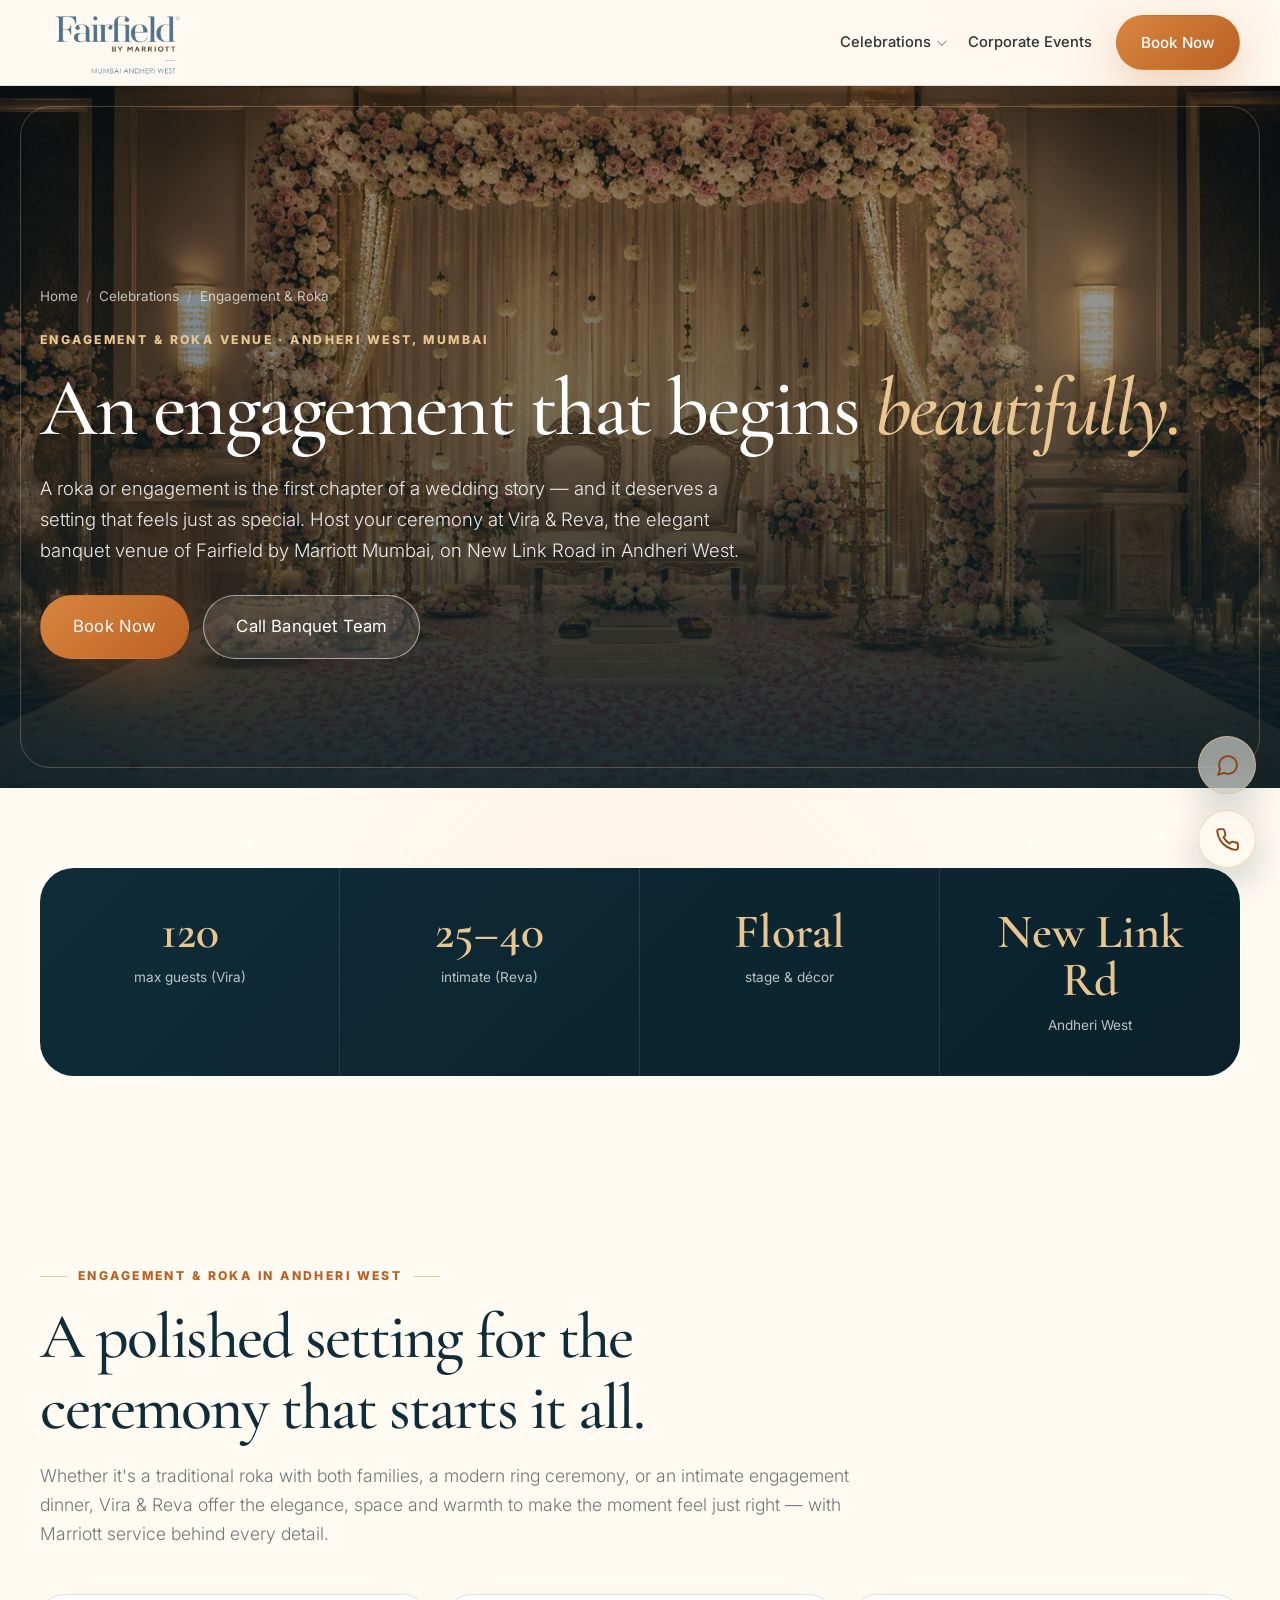
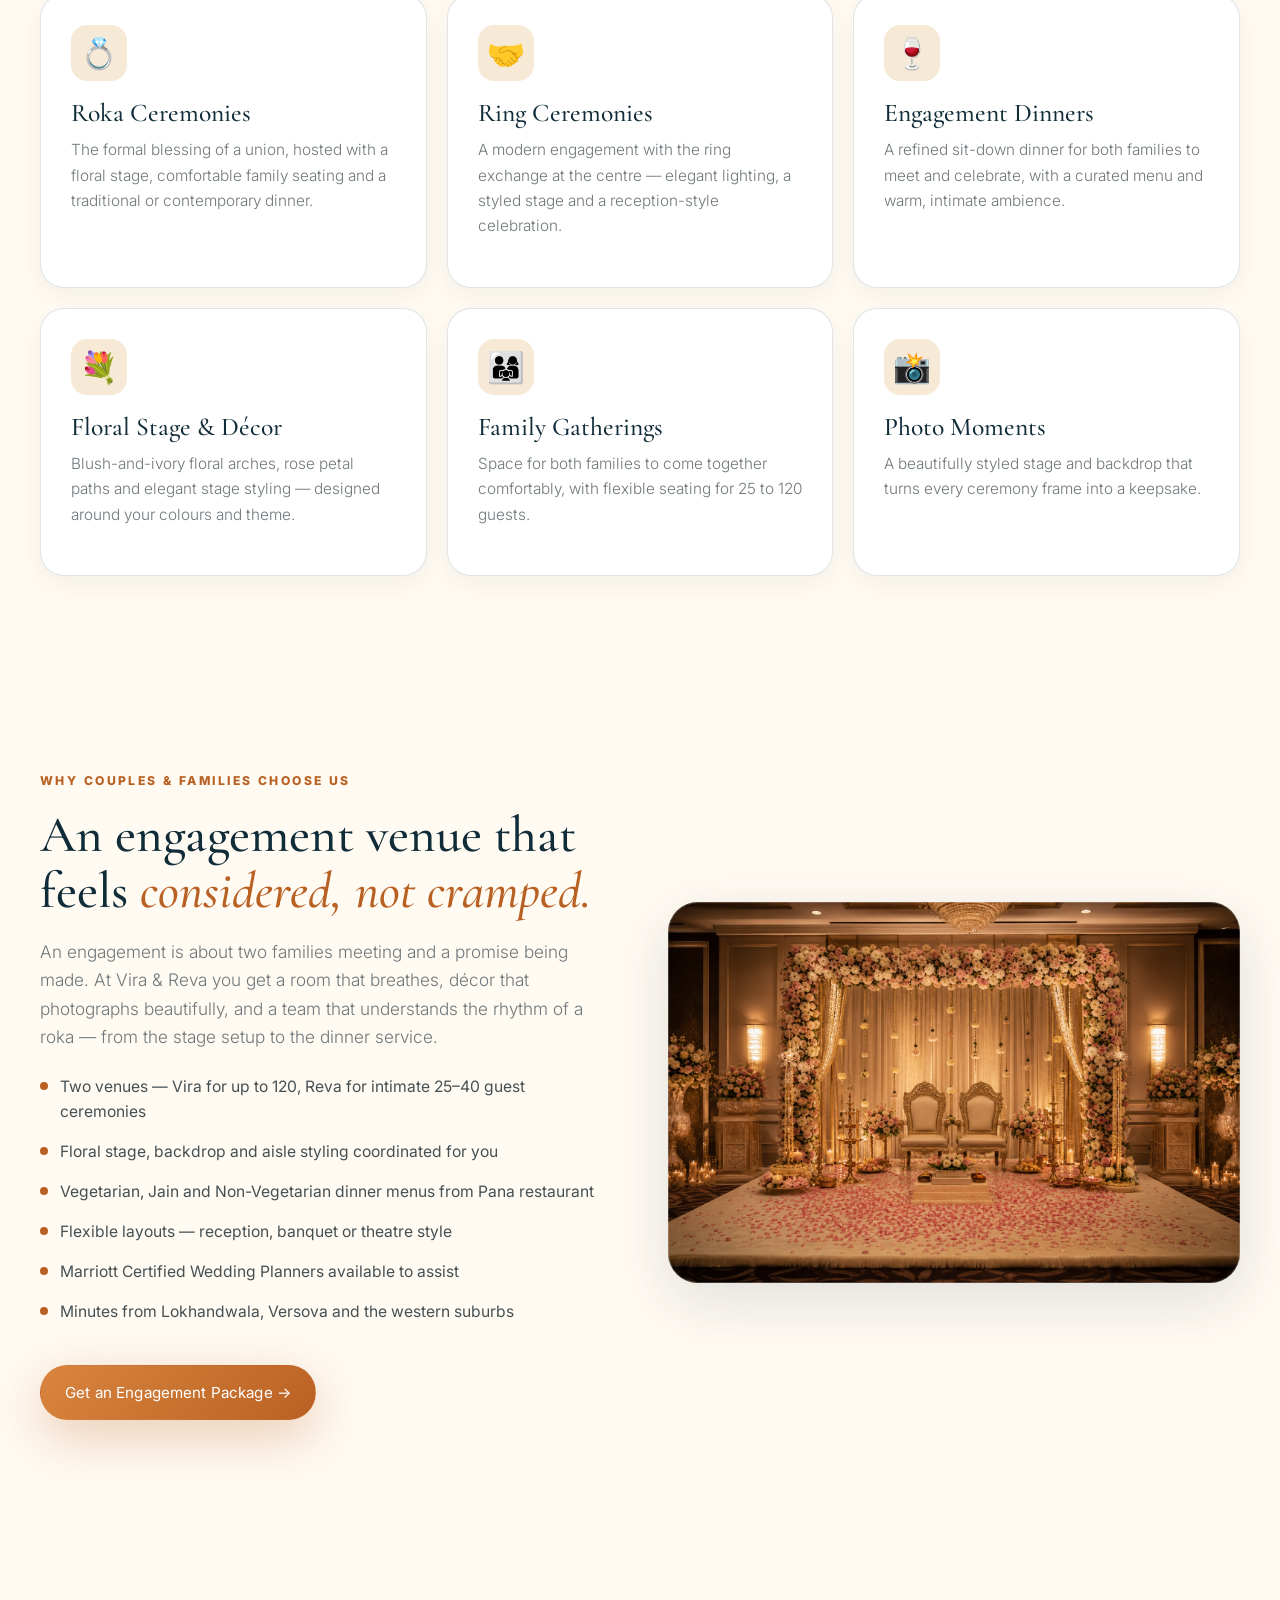
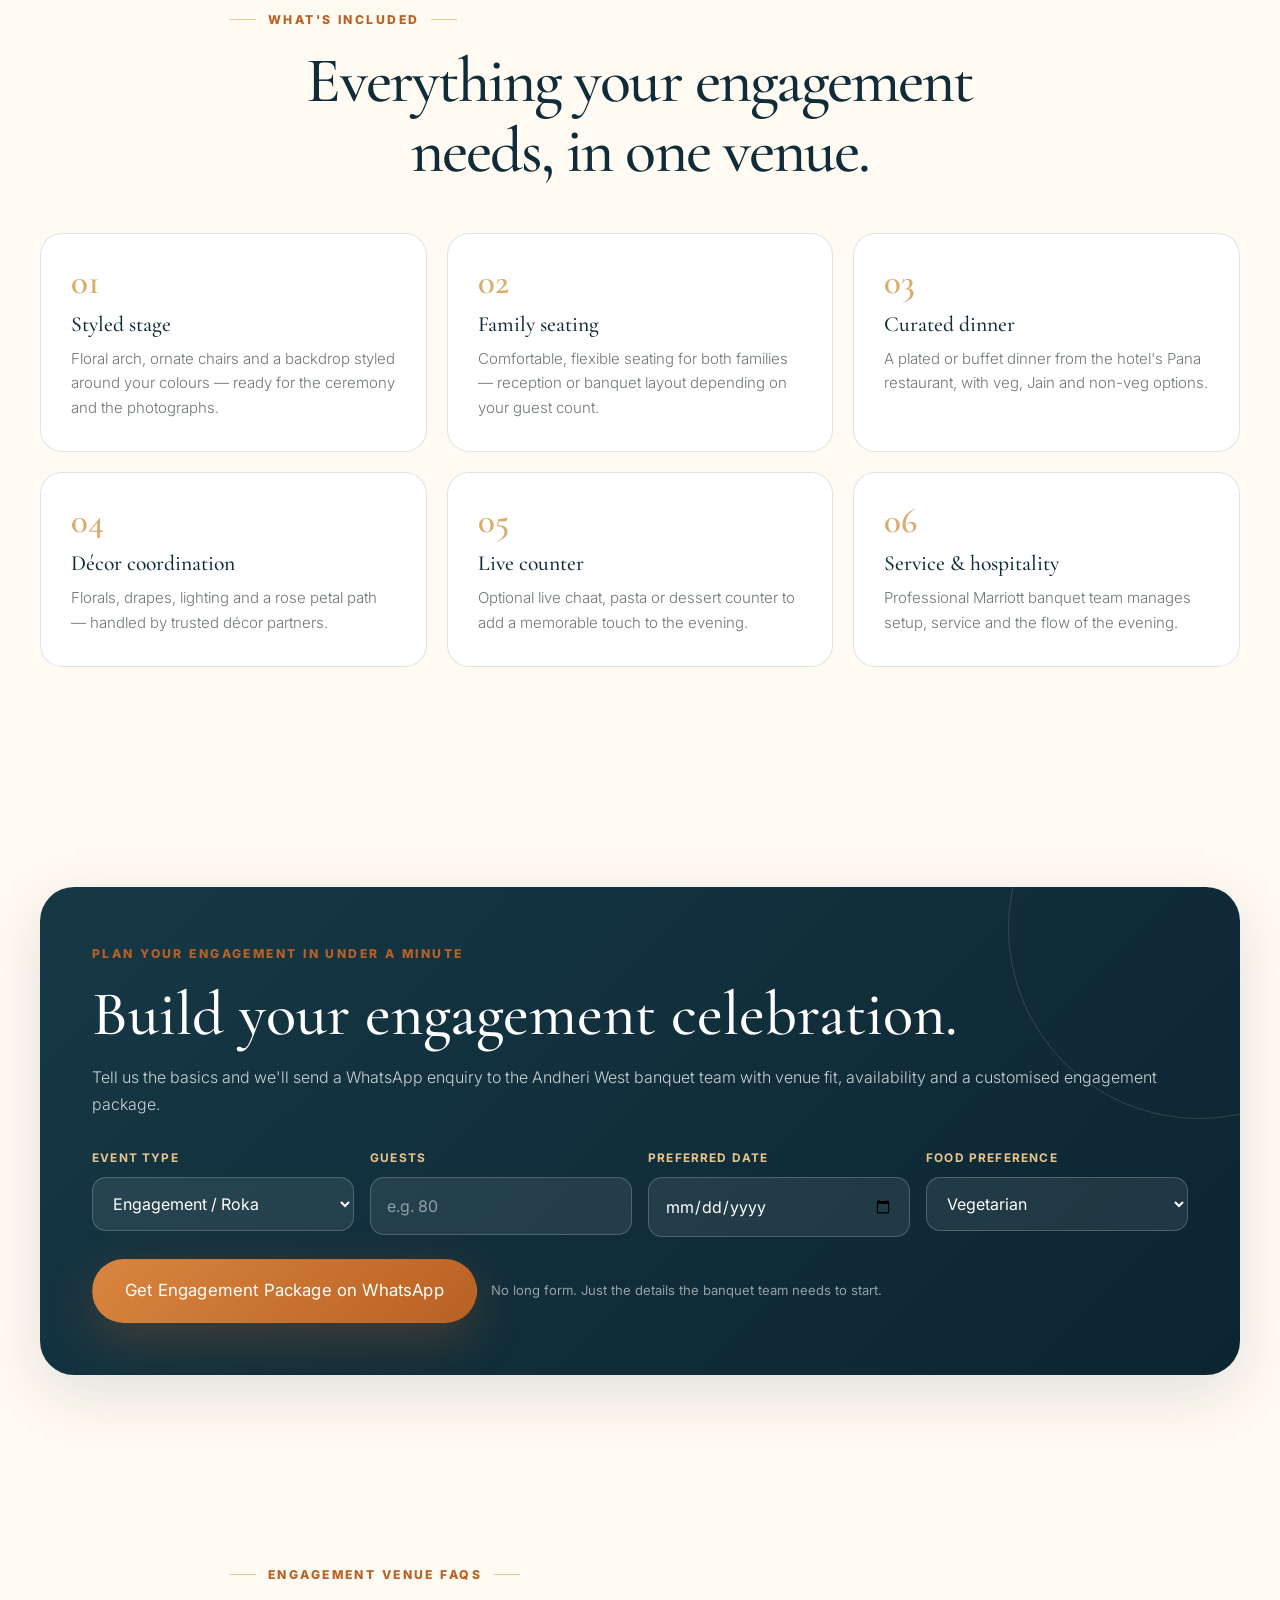
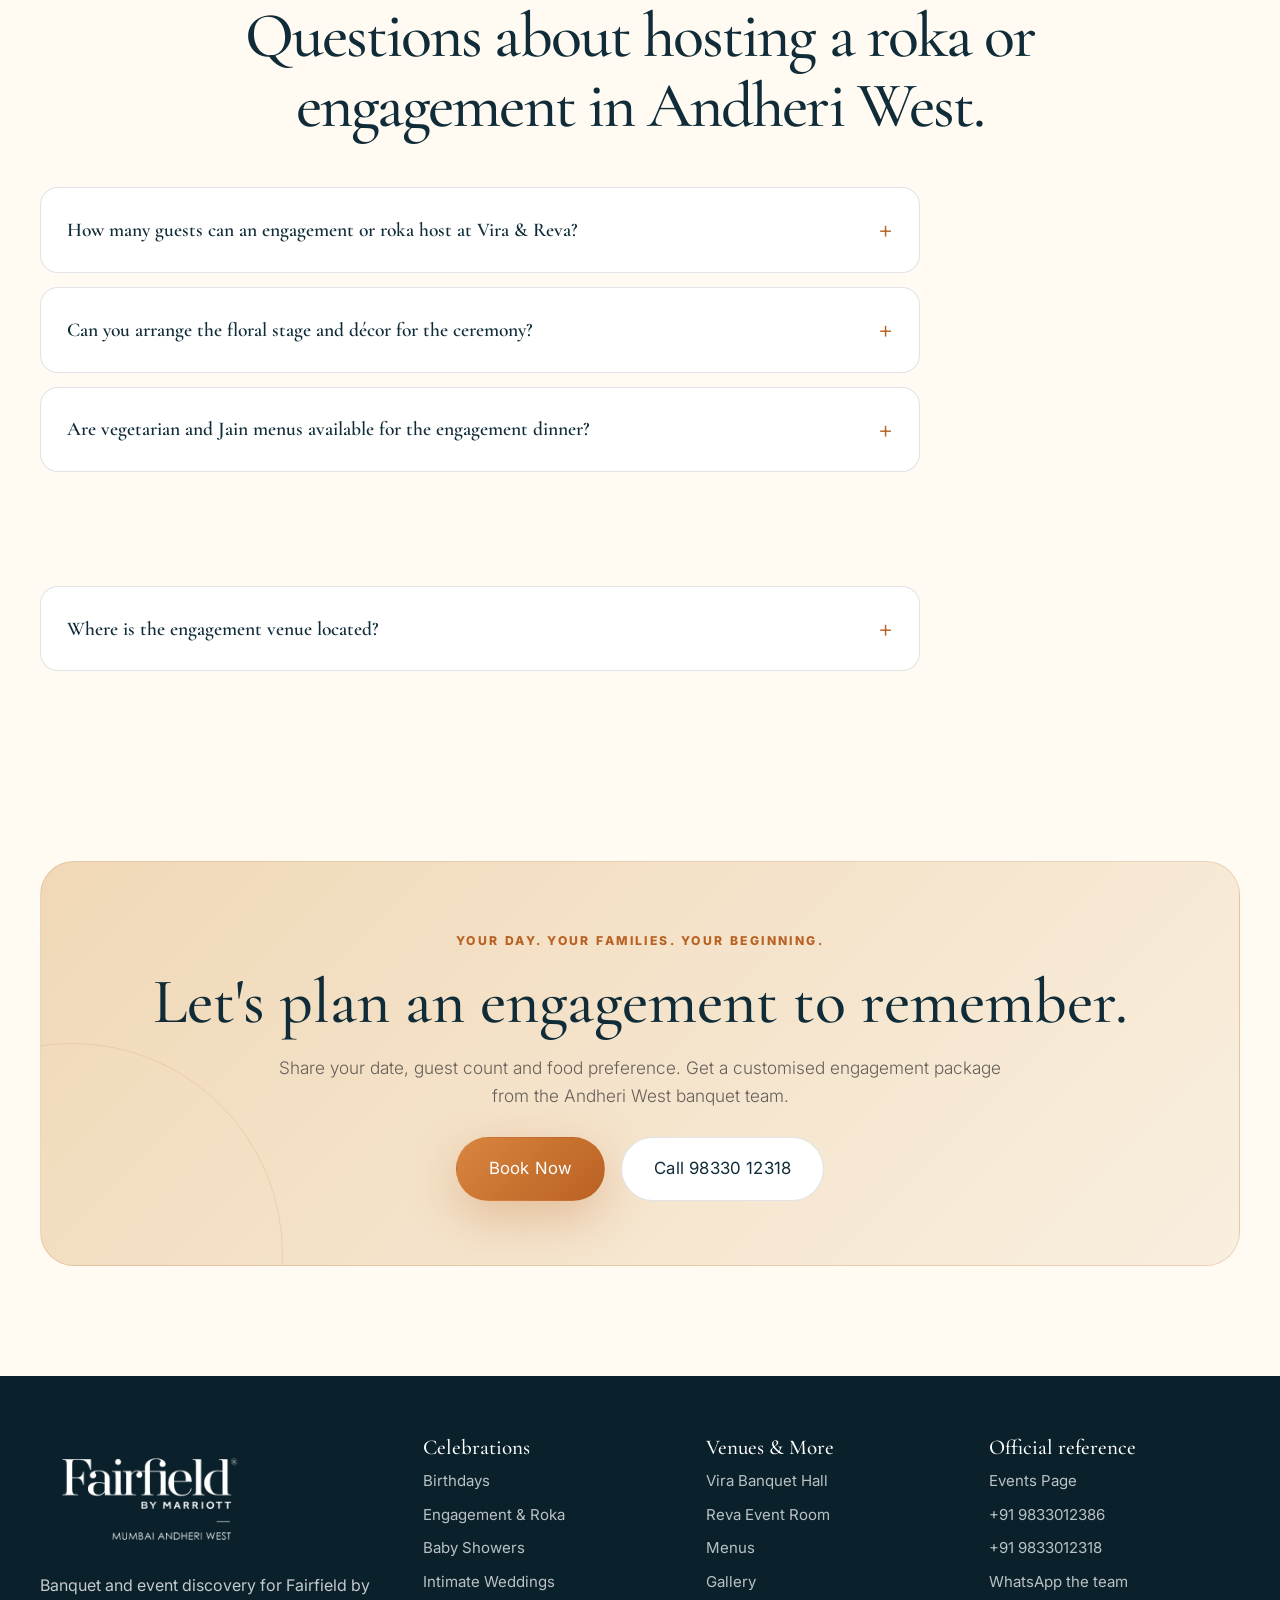
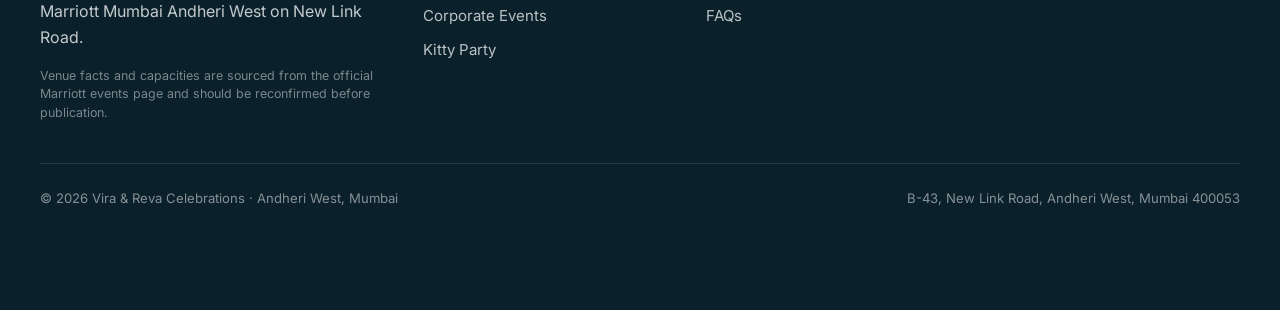
<file: engagement-venue-andheri-west.html>
<!doctype html>
<html lang="en-IN">
<head>
<meta charset="utf-8">
<meta name="viewport" content="width=device-width,initial-scale=1">
<title>Engagement &amp; Roka Venue in Andheri West | Vira &amp; Reva, Fairfield by Marriott</title>
<meta name="description" content="Host an elegant engagement or roka ceremony in Andheri West at Vira &amp; Reva, Fairfield by Marriott Mumbai. Floral stage, family seating, veg/Jain dinner &amp; décor — up to 120 guests on New Link Road. Check availability &amp; get a customised package.">
<meta name="keywords" content="engagement venue Andheri West, roka ceremony venue Mumbai, engagement party hall Andheri West, roka function venue New Link Road, engagement ceremony banquet hall Andheri, roka venue Lokhandwala, Fairfield by Marriott engagement, ring ceremony venue Andheri West, sagai venue Mumbai">
<meta name="robots" content="index,follow,max-image-preview:large,max-snippet:-1,max-video-preview:-1">
<meta name="geo.region" content="IN-MH">
<meta name="geo.placename" content="Andheri West, Mumbai">
<meta name="geo.position" content="19.138959;72.832058">
<link rel="canonical" href="https://YOUR-DOMAIN.com/engagement-venue-andheri-west.html">
<meta property="og:title" content="Engagement & Roka Venue in Andheri West | Vira & Reva, Fairfield by Marriott">
<meta property="og:description" content="Elegant engagement & roka ceremonies at a premium Marriott banquet venue in Andheri West. Up to 120 guests, New Link Road.">
<meta property="og:type" content="website">
<meta property="og:locale" content="en_IN">
<meta property="og:image" content="assets/img/engagement-roka.jpg">
<meta name="theme-color" content="#0f2c38">
<link rel="stylesheet" href="styles.css">
<script type="application/ld+json">
{
  "@context":"https://schema.org",
  "@type":"EventVenue",
  "name":"Vira & Reva — Engagement & Roka Venue at Fairfield by Marriott Mumbai Andheri West",
  "description":"Premium engagement and roka ceremony venue in Andheri West hosting elegant ceremonies, family gatherings and dinner celebrations for up to 120 guests.",
  "url":"https://YOUR-DOMAIN.com/engagement-venue-andheri-west.html",
  "image":"assets/img/engagement-roka.jpg",
  "address":{"@type":"PostalAddress","streetAddress":"B-43, New Link Rd, Andheri West","addressLocality":"Mumbai","addressRegion":"Maharashtra","postalCode":"400053","addressCountry":"IN"},
  "telephone":"+91 9833012318",
  "containedInPlace":{"@type":"Hotel","name":"Fairfield by Marriott Mumbai Andheri West"}
}
</script>
<script src="https://sites.super.myninja.ai/_assets/ninja-daytona-script.js"></script>
</head>
<body>
<nav class="nav"><div class="container nav-inner">
  <a class="brand" href="index.html"><img class="brand-logo" src="assets/img/FFM logo.png" alt="Fairfield by Marriott Mumbai Andheri West logo" width="150" height="77"></a>
  <button class="nav-toggle" aria-label="Menu"><span></span><span></span><span></span></button>
  <div class="nav-links">
    <div class="nav-drop"><a href="index.html#celebrations">Celebrations</a>
      <div class="nav-drop-panel">
        <a href="birthday-party-venue-andheri-west.html">Birthdays</a>
        <a href="engagement-venue-andheri-west.html">Engagement &amp; Roka</a>
        <a href="baby-shower-venue-andheri-west.html">Baby Showers</a>
        <a href="intimate-wedding-venue-andheri-west.html">Intimate Weddings</a>
        <a href="kitty-party-venue-andheri-west.html">Kitty Party</a>
      </div>
    </div>
    <a href="corporate-events-andheri-west.html">Corporate Events</a><a class="btn btn-primary" href="#enquiry">Book Now</a>
  </div>
</div></nav>

<header class="page-hero" style="background-image:url('assets/img/engagement-roka.jpg')">
  <span class="hero-orb o1"></span><span class="hero-orb o2"></span>
  <div class="container">
    <div class="breadcrumb"><a href="index.html">Home</a><span>/</span><a href="index.html#celebrations">Celebrations</a><span>/</span>Engagement &amp; Roka</div>
    <div class="kicker">Engagement &amp; roka venue &middot; Andheri West, Mumbai</div>
    <h1>An engagement that begins <em>beautifully.</em></h1>
    <p>A roka or engagement is the first chapter of a wedding story — and it deserves a setting that feels just as special. Host your ceremony at Vira &amp; Reva, the elegant banquet venue of Fairfield by Marriott Mumbai, on New Link Road in Andheri West.</p>
    <div class="page-hero-actions"><a class="btn btn-primary btn-lg" href="#enquiry">Book Now</a><a class="btn btn-secondary btn-lg" href="tel:+919833012318">Call Banquet Team</a></div>
  </div>
</header>

<main>

<section class="section-sm"><div class="container">
  <div class="stats-band reveal scale">
    <div class="stat-cell"><b>120</b><span>max guests (Vira)</span></div>
    <div class="stat-cell"><b>25–40</b><span>intimate (Reva)</span></div>
    <div class="stat-cell"><b>Floral</b><span>stage &amp; décor</span></div>
    <div class="stat-cell"><b>New Link Rd</b><span>Andheri West</span></div>
  </div>
</div></section>

<section class="section"><div class="container">
  <div class="section-head reveal"><div class="kicker ornament">Engagement &amp; roka in Andheri West</div><h2>A polished setting for the ceremony that starts it all.</h2><p>Whether it's a traditional roka with both families, a modern ring ceremony, or an intimate engagement dinner, Vira &amp; Reva offer the elegance, space and warmth to make the moment feel just right — with Marriott service behind every detail.</p></div>

  <div class="cards">
    <div class="card reveal"><div class="icon">💍</div><h3>Roka Ceremonies</h3><p>The formal blessing of a union, hosted with a floral stage, comfortable family seating and a traditional or contemporary dinner.</p></div>
    <div class="card reveal d1"><div class="icon">🤝</div><h3>Ring Ceremonies</h3><p>A modern engagement with the ring exchange at the centre — elegant lighting, a styled stage and a reception-style celebration.</p></div>
    <div class="card reveal d2"><div class="icon">🍷</div><h3>Engagement Dinners</h3><p>A refined sit-down dinner for both families to meet and celebrate, with a curated menu and warm, intimate ambience.</p></div>
    <div class="card reveal"><div class="icon">💐</div><h3>Floral Stage &amp; Décor</h3><p>Blush-and-ivory floral arches, rose petal paths and elegant stage styling — designed around your colours and theme.</p></div>
    <div class="card reveal d1"><div class="icon">👨‍👩‍👧</div><h3>Family Gatherings</h3><p>Space for both families to come together comfortably, with flexible seating for 25 to 120 guests.</p></div>
    <div class="card reveal d2"><div class="icon">📸</div><h3>Photo Moments</h3><p>A beautifully styled stage and backdrop that turns every ceremony frame into a keepsake.</p></div>
  </div>
</div></section>

<section class="section-sm"><div class="container"><div class="feature-row flip">
  <div class="feature-img reveal right"><img src="assets/img/engagement-roka.jpg" alt="Engagement and roka ceremony stage with floral arch at Vira & Reva, Andheri West"></div>
  <div class="feature-text reveal left">
    <div class="kicker">Why couples &amp; families choose us</div>
    <h2>An engagement venue that feels <em>considered, not cramped.</em></h2>
    <p>An engagement is about two families meeting and a promise being made. At Vira &amp; Reva you get a room that breathes, décor that photographs beautifully, and a team that understands the rhythm of a roka — from the stage setup to the dinner service.</p>
    <ul class="feature-list">
      <li>Two venues — Vira for up to 120, Reva for intimate 25–40 guest ceremonies</li>
      <li>Floral stage, backdrop and aisle styling coordinated for you</li>
      <li>Vegetarian, Jain and Non-Vegetarian dinner menus from Pana restaurant</li>
      <li>Flexible layouts — reception, banquet or theatre style</li>
      <li>Marriott Certified Wedding Planners available to assist</li>
      <li>Minutes from Lokhandwala, Versova and the western suburbs</li>
    </ul>
    <a class="btn btn-primary" style="margin-top:24px" href="#enquiry">Get an Engagement Package →</a>
  </div>
</div></div></section>

<section class="section"><div class="container">
  <div class="section-head center reveal"><div class="kicker ornament">What's included</div><h2>Everything your engagement needs, in one venue.</h2></div>
  <div class="why-grid">
    <div class="why-item reveal"><div class="num">01</div><h3>Styled stage</h3><p>Floral arch, ornate chairs and a backdrop styled around your colours — ready for the ceremony and the photographs.</p></div>
    <div class="why-item reveal d1"><div class="num">02</div><h3>Family seating</h3><p>Comfortable, flexible seating for both families — reception or banquet layout depending on your guest count.</p></div>
    <div class="why-item reveal d2"><div class="num">03</div><h3>Curated dinner</h3><p>A plated or buffet dinner from the hotel's Pana restaurant, with veg, Jain and non-veg options.</p></div>
    <div class="why-item reveal"><div class="num">04</div><h3>Décor coordination</h3><p>Florals, drapes, lighting and a rose petal path — handled by trusted décor partners.</p></div>
    <div class="why-item reveal d1"><div class="num">05</div><h3>Live counter</h3><p>Optional live chaat, pasta or dessert counter to add a memorable touch to the evening.</p></div>
    <div class="why-item reveal d2"><div class="num">06</div><h3>Service &amp; hospitality</h3><p>Professional Marriott banquet team manages setup, service and the flow of the evening.</p></div>
  </div>
</div></section>


<section id="enquiry" class="section"><div class="container"><div class="builder-wrap reveal">
  <div class="kicker">Plan your engagement in under a minute</div>
  <h2>Build your engagement celebration.</h2>
  <p>Tell us the basics and we'll send a WhatsApp enquiry to the Andheri West banquet team with venue fit, availability and a customised engagement package.</p>
  <form id="celebration-builder" class="builder">
    <div class="field"><label>Event type</label><select name="event" required><option>Engagement / Roka</option><option>Roka Ceremony</option><option>Ring Ceremony</option><option>Engagement Dinner</option></select></div>
    <div class="field"><label>Guests</label><input name="guests" type="number" min="10" max="120" placeholder="e.g. 80" required></div>
    <div class="field"><label>Preferred date</label><input name="date" type="date" required></div>
    <div class="field"><label>Food preference</label><select name="food" required><option>Vegetarian</option><option>Jain</option><option>Non-Vegetarian</option><option>Mixed</option></select></div>
  </form>
  <div class="builder-actions"><button class="btn btn-primary btn-lg" form="celebration-builder">Get Engagement Package on WhatsApp</button><span class="privacy">No long form. Just the details the banquet team needs to start.</span></div>
</div></div></section>




<section id="faq" class="section-sm"><div class="container"><div class="section-head center reveal"><div class="kicker ornament">Engagement venue FAQs</div><h2>Questions about hosting a roka or engagement in Andheri West.</h2></div><div class="faq">
<details class="reveal"><summary>How many guests can an engagement or roka host at Vira &amp; Reva?</summary><p>Vira accommodates up to 120 guests for a roka or engagement, while Reva is ideal for intimate ceremonies of 25–40 guests.</p></details>
<details class="reveal"><summary>Can you arrange the floral stage and décor for the ceremony?</summary><p>Yes. Floral arches, stage styling, backdrop and aisle décor are coordinated as part of your customised engagement package.</p></details>
<details class="reveal"><summary>Are vegetarian and Jain menus available for the engagement dinner?</summary><p>Yes. Vegetarian, Jain and Non-Vegetarian dinner menus are available, crafted by the hotel's Pana restaurant kitchen.</p></details>
<details class="reveal"><summary>Can I host a small, intimate engagement dinner?</summary><p>Absolutely. Reva is perfect for an intimate plated engagement dinner for 25–40 guests.</p></details>
<details class="reveal"><summary>Where is the engagement venue located?</summary><p>B-43, New Link Road, Andheri West, Mumbai 400053 — minutes from Lokhandwala, Versova and Oshiwara.</p></details>
</div></div></section>

<section class="section"><div class="container"><div class="cta reveal scale"><div class="kicker">Your day. Your families. Your beginning.</div><h2>Let's plan an engagement to remember.</h2><p>Share your date, guest count and food preference. Get a customised engagement package from the Andheri West banquet team.</p><a class="btn btn-primary btn-lg" href="#enquiry">Book Now</a> <a class="btn btn-light btn-lg" href="tel:+919833012318">Call 98330 12318</a></div></div></section>
</main>

<footer class="footer"><div class="container"><div class="footer-grid">
  <div><div class="footer-brand"><img class="brand-logo footer-logo" src="assets/img/FFM logo white.png" alt="Fairfield by Marriott Mumbai Andheri West logo" width="140" height="72"></div><p>Banquet and event discovery for Fairfield by Marriott Mumbai Andheri West on New Link Road.</p><small>Venue facts and capacities are sourced from the official Marriott events page and should be reconfirmed before publication.</small></div>
  <div><h3>Celebrations</h3><a href="birthday-party-venue-andheri-west.html">Birthdays</a><a href="engagement-venue-andheri-west.html">Engagement &amp; Roka</a><a href="baby-shower-venue-andheri-west.html">Baby Showers</a><a href="intimate-wedding-venue-andheri-west.html">Intimate Weddings</a><a href="corporate-events-andheri-west.html">Corporate Events</a><a href="kitty-party-venue-andheri-west.html">Kitty Party</a></div>
  <div><h3>Venues &amp; More</h3><a href="index.html#venues">Vira Banquet Hall</a><a href="index.html#venues">Reva Event Room</a><a href="index.html#check-date">Menus</a><a href="index.html#check-date">Gallery</a><a href="#faq">FAQs</a></div>
  <div><h3>Official reference</h3><a href="https://www.marriott.com/en-us/hotels/bomff-fairfield-mumbai-andheri-west/events/" target="_blank" rel="noopener">Events Page</a><a href="tel:+919833012386" target="_blank" rel="noopener">+91 9833012386</a><a href="tel:+919833012318" target="_blank" rel="noopener">+91 9833012318</a><a href="https://wa.me/919833012386" target="_blank" rel="noopener">WhatsApp the team</a></div>
</div>
<div class="footer-bottom"><span>&copy; 2026 Vira &amp; Reva Celebrations · Andheri West, Mumbai</span><span>B-43, New Link Road, Andheri West, Mumbai 400053</span></div>
</div></footer>

<div class="sticky-mobile"><a href="tel:+919833012318">Call</a><a class="wa" href="https://wa.me/919833012386" target="_blank" rel="noopener">WhatsApp</a><a class="book" href="#enquiry">Book Now</a></div>
<div class="float-actions">
  <a class="float-btn wa" href="https://wa.me/919833012386?text=Hi%2C%20I%27d%20like%20to%20enquire%20about%20hosting%20an%20event%20at%20Vira%20%26%20Reva%2C%20Fairfield%20by%20Marriott%20Mumbai%20Andheri%20West." target="_blank" rel="noopener" aria-label="Chat with us on WhatsApp"><svg viewBox="0 0 24 24"><path d="M21 11.5a8.38 8.38 0 0 1-.9 3.8 8.5 8.5 0 0 1-7.6 4.7 8.38 8.38 0 0 1-3.8-.9L3 21l1.9-5.7a8.38 8.38 0 0 1-.9-3.8 8.5 8.5 0 0 1 4.7-7.6 8.38 8.38 0 0 1 3.8-.9h.5a8.48 8.48 0 0 1 8 8v.5z"></path></svg><span class="ftip">WhatsApp Us</span></a>
  <a class="float-btn call" href="tel:+919833012318" aria-label="Call the banquet team"><svg viewBox="0 0 24 24"><path d="M22 16.92v3a2 2 0 0 1-2.18 2 19.79 19.79 0 0 1-8.63-3.07 19.5 19.5 0 0 1-6-6 19.79 19.79 0 0 1-3.07-8.67A2 2 0 0 1 4.11 2h3a2 2 0 0 1 2 1.72 12.84 12.84 0 0 0 .7 2.81 2 2 0 0 1-.45 2.11L8.09 9.91a16 16 0 0 0 6 6l1.27-1.27a2 2 0 0 1 2.11-.45 12.84 12.84 0 0 0 2.81.7A2 2 0 0 1 22 16.92z"></path></svg><span class="ftip">Call Now</span></a>
</div>

<script src="script.js"></script>
</body></html>
</file>
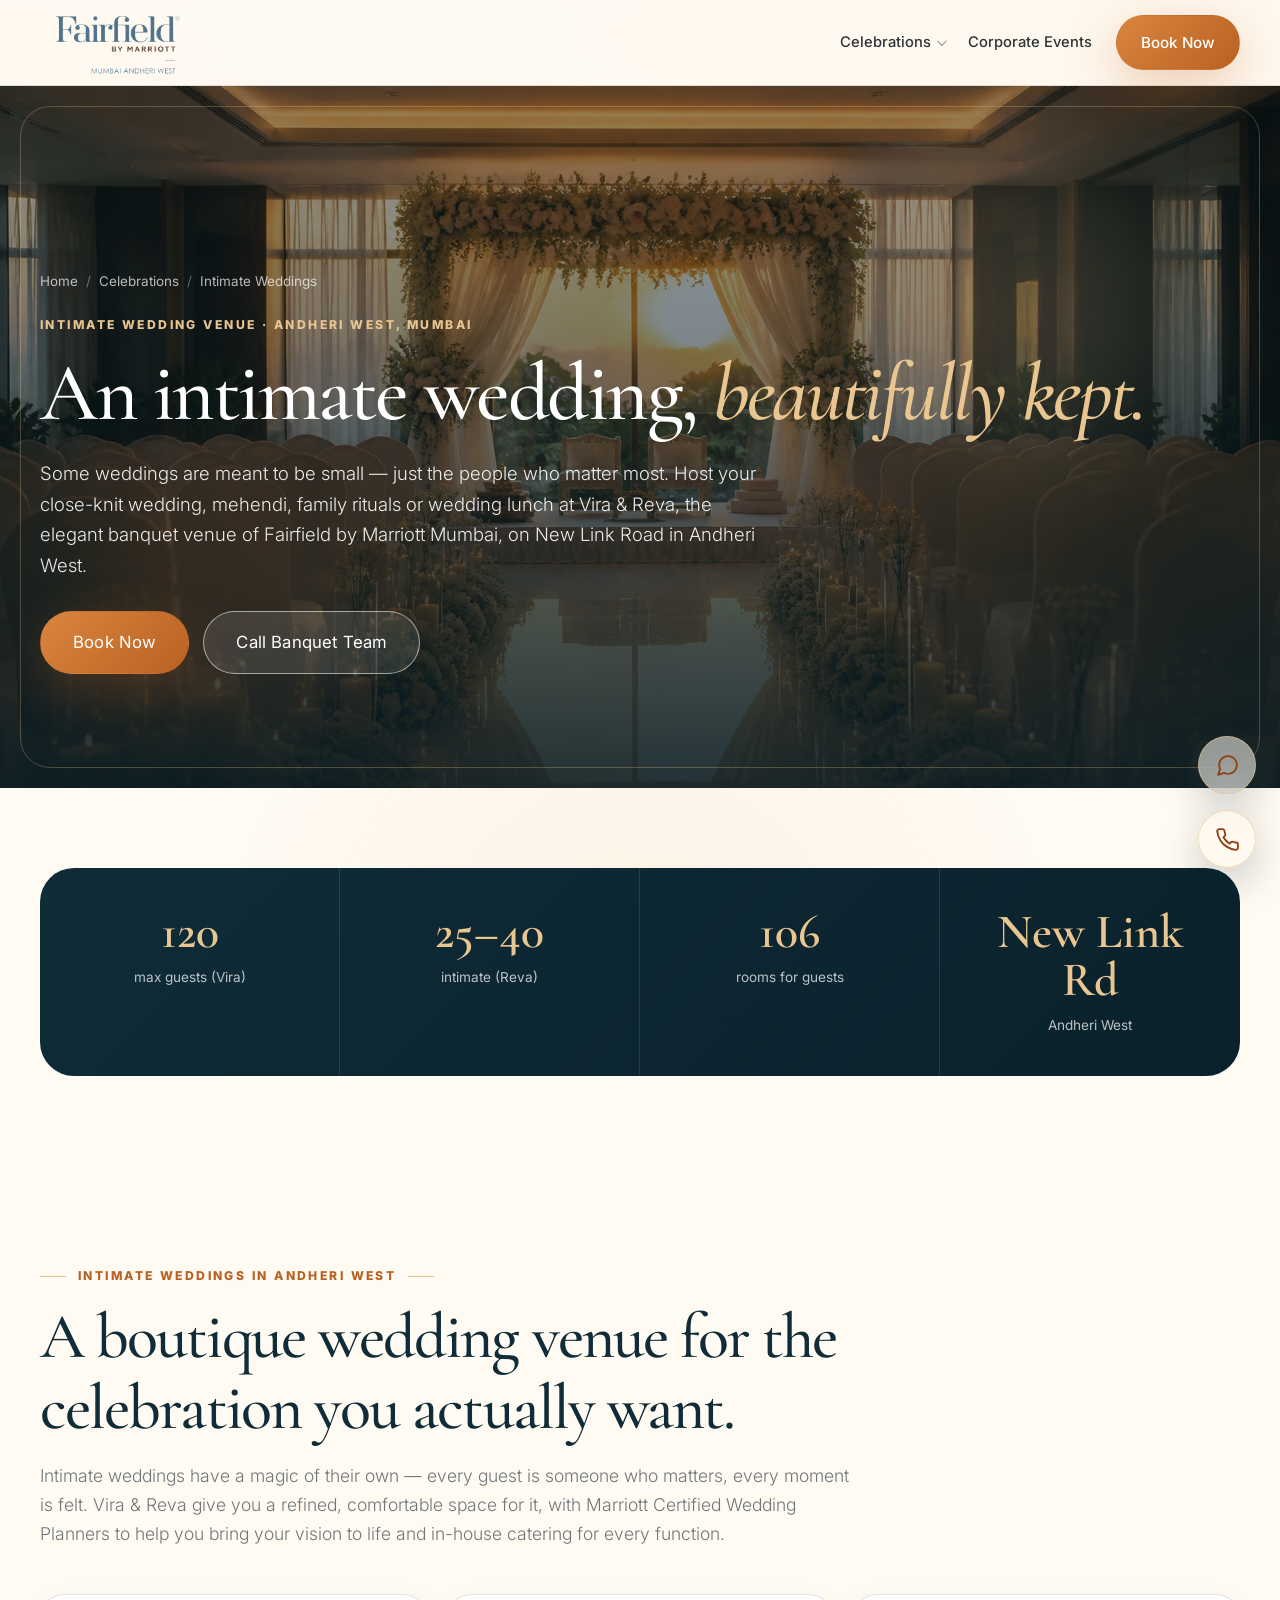
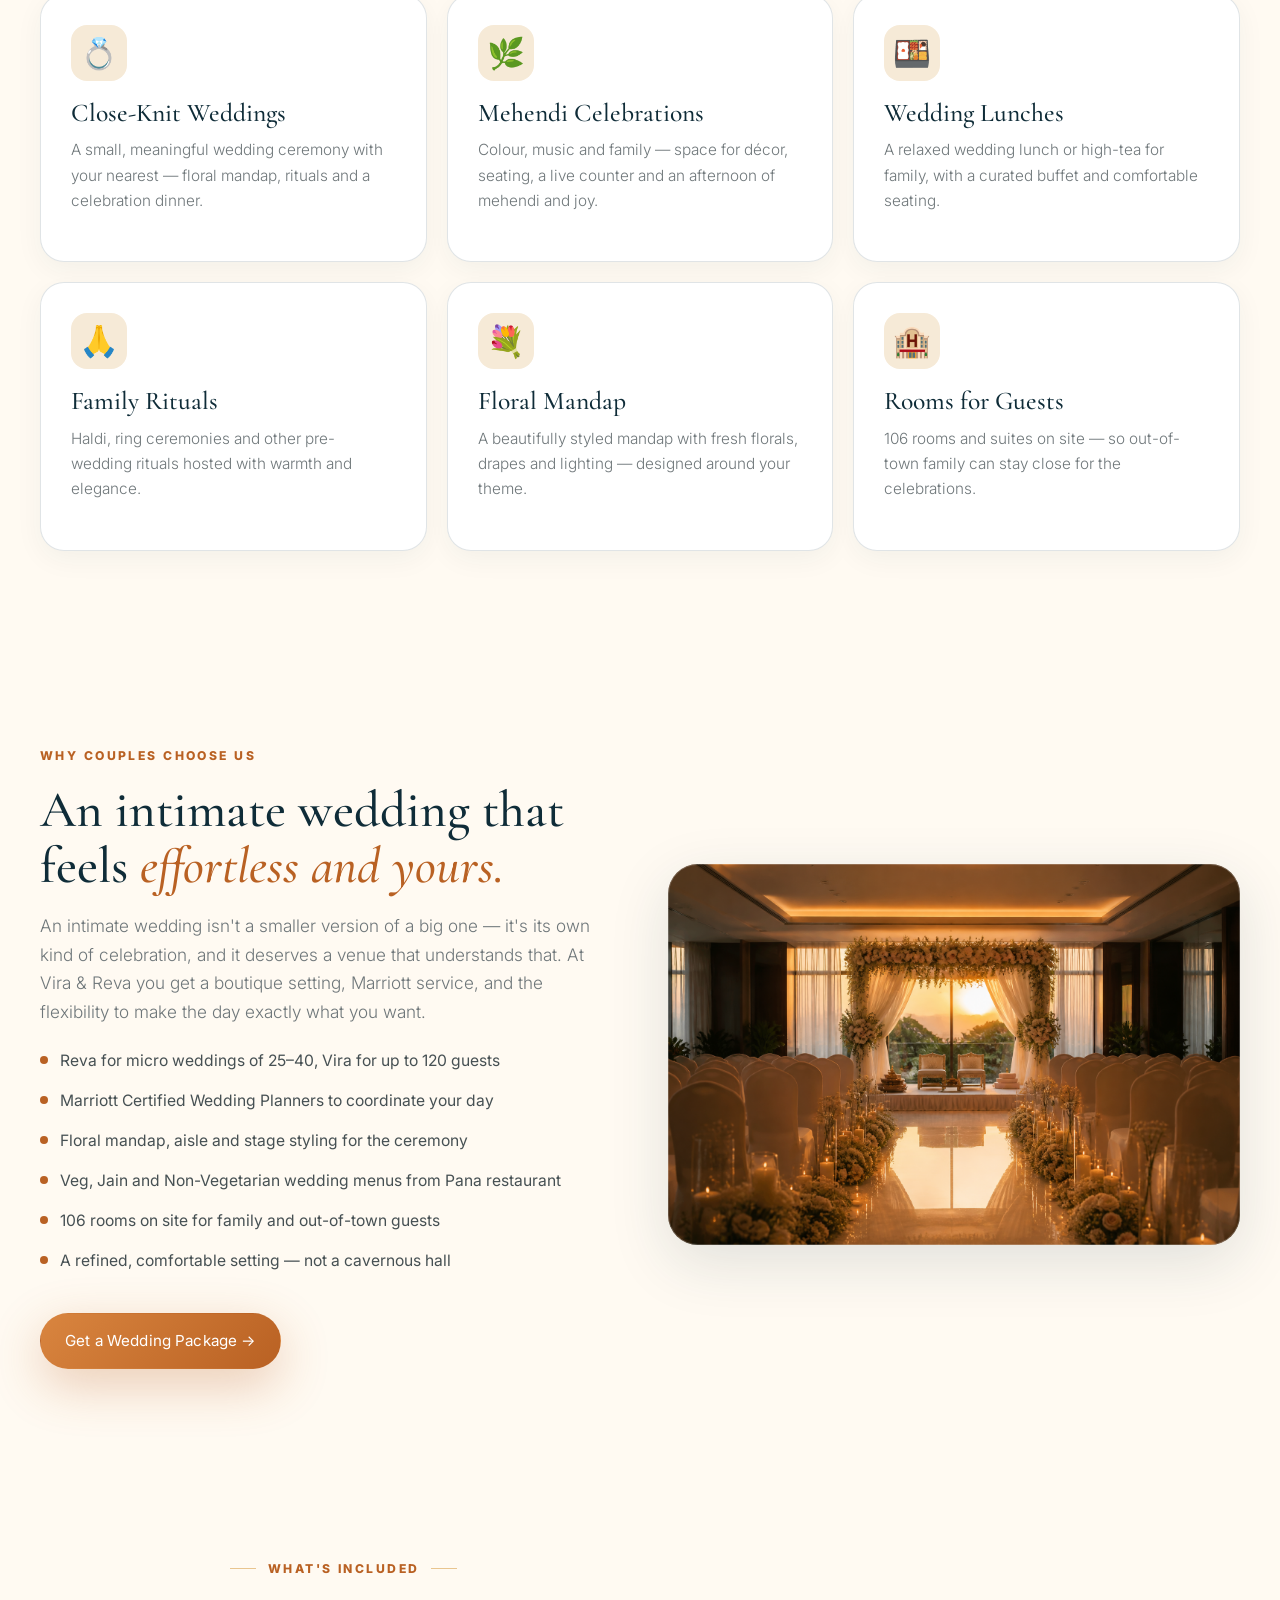
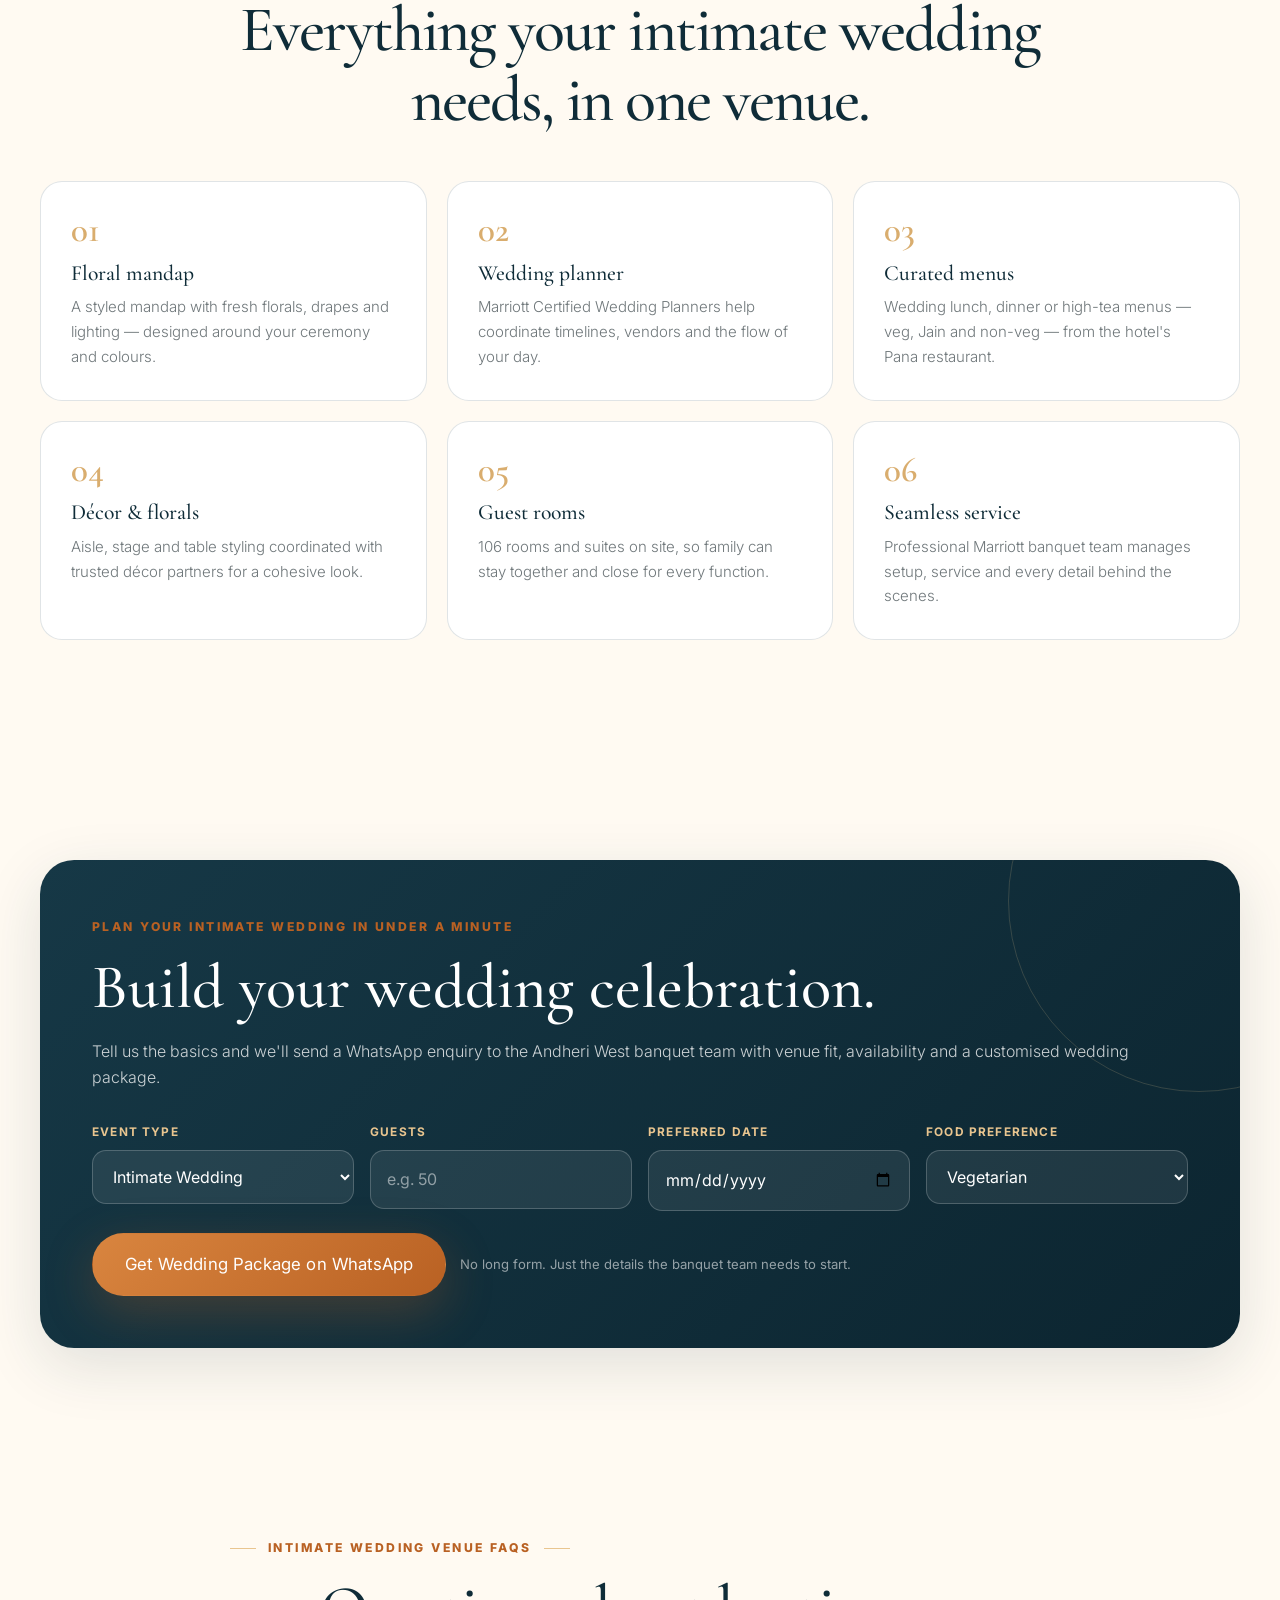
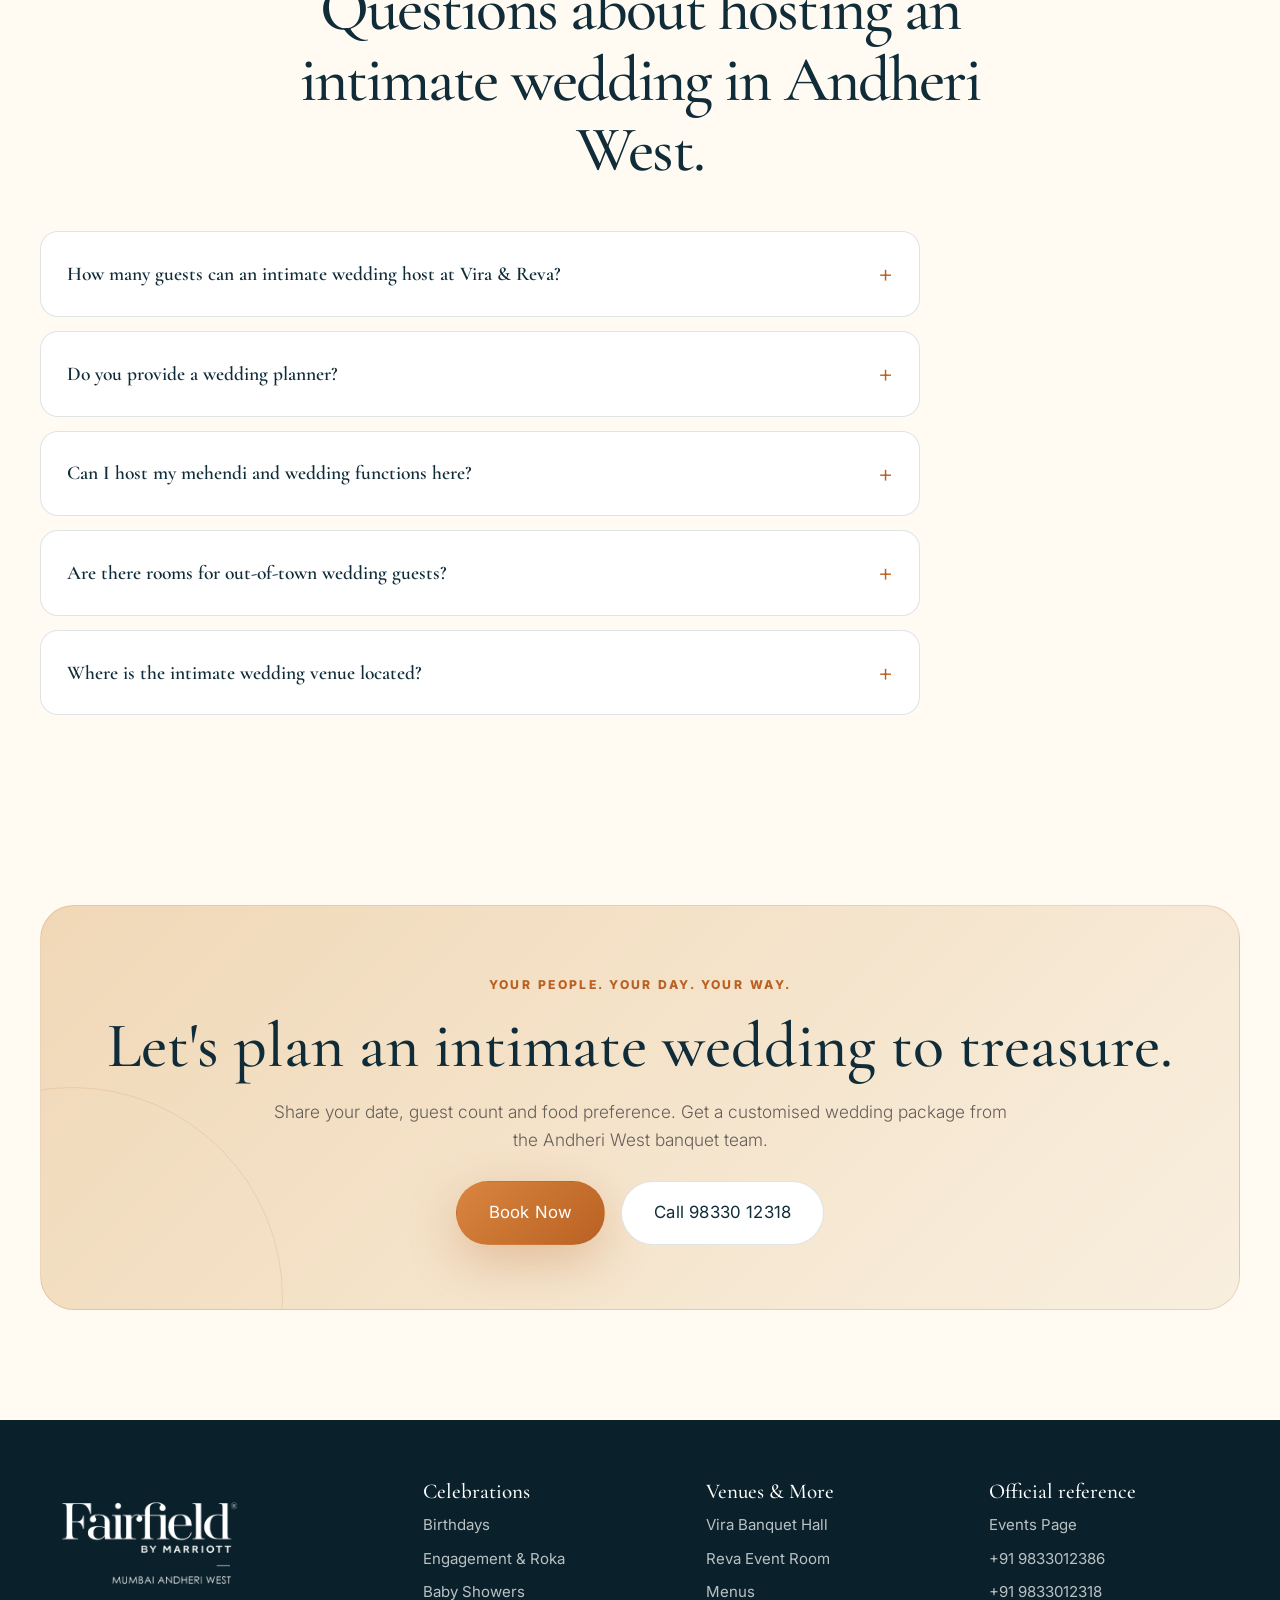
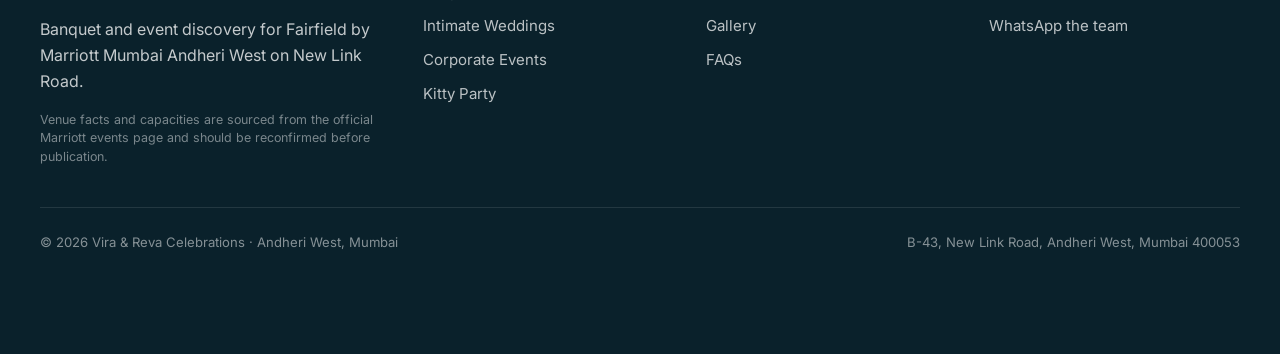
<file: intimate-wedding-venue-andheri-west.html>
<!doctype html>
<html lang="en-IN">
<head>
<meta charset="utf-8">
<meta name="viewport" content="width=device-width,initial-scale=1">
<title>Intimate Wedding Venue in Andheri West | Vira &amp; Reva, Fairfield by Marriott Mumbai</title>
<meta name="description" content="Host an intimate wedding in Andheri West at Vira &amp; Reva, Fairfield by Marriott Mumbai. Close-knit weddings, mehendi, wedding lunches &amp; rituals for 25–120 guests on New Link Road. Marriott Certified Wedding Planners, floral mandap, veg/Jain menus. Check availability.">
<meta name="keywords" content="intimate wedding venue Andheri West, small wedding venue Mumbai, boutique wedding venue Andheri West, intimate wedding New Link Road, mehendi venue Andheri West, wedding lunch venue Mumbai, close-knit wedding venue Lokhandwala, Fairfield by Marriott wedding, micro wedding venue Andheri">
<meta name="robots" content="index,follow,max-image-preview:large,max-snippet:-1,max-video-preview:-1">
<meta name="geo.region" content="IN-MH">
<meta name="geo.placename" content="Andheri West, Mumbai">
<meta name="geo.position" content="19.138959;72.832058">
<link rel="canonical" href="https://YOUR-DOMAIN.com/intimate-wedding-venue-andheri-west.html">
<meta property="og:title" content="Intimate Wedding Venue in Andheri West | Vira & Reva, Fairfield by Marriott">
<meta property="og:description" content="Close-knit weddings, mehendi & wedding lunches at a premium Marriott banquet venue in Andheri West. 25–120 guests, New Link Road.">
<meta property="og:type" content="website">
<meta property="og:locale" content="en_IN">
<meta property="og:image" content="assets/img/intimate-wedding.jpg">
<meta name="theme-color" content="#0f2c38">
<link rel="stylesheet" href="styles.css">
<script type="application/ld+json">
{
  "@context":"https://schema.org",
  "@type":"EventVenue",
  "name":"Vira & Reva — Intimate Wedding Venue at Fairfield by Marriott Mumbai Andheri West",
  "description":"Premium intimate wedding venue in Andheri West hosting close-knit weddings, mehendi, family rituals and wedding lunches for 25–120 guests with Marriott Certified Wedding Planners.",
  "url":"https://YOUR-DOMAIN.com/intimate-wedding-venue-andheri-west.html",
  "image":"assets/img/intimate-wedding.jpg",
  "address":{"@type":"PostalAddress","streetAddress":"B-43, New Link Rd, Andheri West","addressLocality":"Mumbai","addressRegion":"Maharashtra","postalCode":"400053","addressCountry":"IN"},
  "telephone":"+91 9833012318",
  "containedInPlace":{"@type":"Hotel","name":"Fairfield by Marriott Mumbai Andheri West"}
}
</script>
<script src="https://sites.super.myninja.ai/_assets/ninja-daytona-script.js"></script>
</head>
<body>
<nav class="nav"><div class="container nav-inner">
  <a class="brand" href="index.html"><img class="brand-logo" src="assets/img/FFM logo.png" alt="Fairfield by Marriott Mumbai Andheri West logo" width="150" height="77"></a>
  <button class="nav-toggle" aria-label="Menu"><span></span><span></span><span></span></button>
  <div class="nav-links">
    <div class="nav-drop"><a href="index.html#celebrations">Celebrations</a>
      <div class="nav-drop-panel">
        <a href="birthday-party-venue-andheri-west.html">Birthdays</a>
        <a href="engagement-venue-andheri-west.html">Engagement &amp; Roka</a>
        <a href="baby-shower-venue-andheri-west.html">Baby Showers</a>
        <a href="intimate-wedding-venue-andheri-west.html">Intimate Weddings</a>
        <a href="kitty-party-venue-andheri-west.html">Kitty Party</a>
      </div>
    </div>
    <a href="corporate-events-andheri-west.html">Corporate Events</a><a class="btn btn-primary" href="#enquiry">Book Now</a>
  </div>
</div></nav>

<header class="page-hero" style="background-image:url('assets/img/intimate-wedding.jpg')">
  <span class="hero-orb o1"></span><span class="hero-orb o2"></span>
  <div class="container">
    <div class="breadcrumb"><a href="index.html">Home</a><span>/</span><a href="index.html#celebrations">Celebrations</a><span>/</span>Intimate Weddings</div>
    <div class="kicker">Intimate wedding venue &middot; Andheri West, Mumbai</div>
    <h1>An intimate wedding, <em>beautifully kept.</em></h1>
    <p>Some weddings are meant to be small — just the people who matter most. Host your close-knit wedding, mehendi, family rituals or wedding lunch at Vira &amp; Reva, the elegant banquet venue of Fairfield by Marriott Mumbai, on New Link Road in Andheri West.</p>
    <div class="page-hero-actions"><a class="btn btn-primary btn-lg" href="#enquiry">Book Now</a><a class="btn btn-secondary btn-lg" href="tel:+919833012318">Call Banquet Team</a></div>
  </div>
</header>

<main>

<section class="section-sm"><div class="container">
  <div class="stats-band reveal scale">
    <div class="stat-cell"><b>120</b><span>max guests (Vira)</span></div>
    <div class="stat-cell"><b>25–40</b><span>intimate (Reva)</span></div>
    <div class="stat-cell"><b>106</b><span>rooms for guests</span></div>
    <div class="stat-cell"><b>New Link Rd</b><span>Andheri West</span></div>
  </div>
</div></section>

<section class="section"><div class="container">
  <div class="section-head reveal"><div class="kicker ornament">Intimate weddings in Andheri West</div><h2>A boutique wedding venue for the celebration you actually want.</h2><p>Intimate weddings have a magic of their own — every guest is someone who matters, every moment is felt. Vira &amp; Reva give you a refined, comfortable space for it, with Marriott Certified Wedding Planners to help you bring your vision to life and in-house catering for every function.</p></div>

  <div class="cards">
    <div class="card reveal"><div class="icon">💍</div><h3>Close-Knit Weddings</h3><p>A small, meaningful wedding ceremony with your nearest — floral mandap, rituals and a celebration dinner.</p></div>
    <div class="card reveal d1"><div class="icon">🌿</div><h3>Mehendi Celebrations</h3><p>Colour, music and family — space for décor, seating, a live counter and an afternoon of mehendi and joy.</p></div>
    <div class="card reveal d2"><div class="icon">🍱</div><h3>Wedding Lunches</h3><p>A relaxed wedding lunch or high-tea for family, with a curated buffet and comfortable seating.</p></div>
    <div class="card reveal"><div class="icon">🙏</div><h3>Family Rituals</h3><p>Haldi, ring ceremonies and other pre-wedding rituals hosted with warmth and elegance.</p></div>
    <div class="card reveal d1"><div class="icon">💐</div><h3>Floral Mandap</h3><p>A beautifully styled mandap with fresh florals, drapes and lighting — designed around your theme.</p></div>
    <div class="card reveal d2"><div class="icon">🏨</div><h3>Rooms for Guests</h3><p>106 rooms and suites on site — so out-of-town family can stay close for the celebrations.</p></div>
  </div>
</div></section>

<section class="section-sm"><div class="container"><div class="feature-row flip">
  <div class="feature-img reveal right"><img src="assets/img/intimate-wedding.jpg" alt="Intimate wedding mandap with floral décor at Vira & Reva, Andheri West"></div>
  <div class="feature-text reveal left">
    <div class="kicker">Why couples choose us</div>
    <h2>An intimate wedding that feels <em>effortless and yours.</em></h2>
    <p>An intimate wedding isn't a smaller version of a big one — it's its own kind of celebration, and it deserves a venue that understands that. At Vira &amp; Reva you get a boutique setting, Marriott service, and the flexibility to make the day exactly what you want.</p>
    <ul class="feature-list">
      <li>Reva for micro weddings of 25–40, Vira for up to 120 guests</li>
      <li>Marriott Certified Wedding Planners to coordinate your day</li>
      <li>Floral mandap, aisle and stage styling for the ceremony</li>
      <li>Veg, Jain and Non-Vegetarian wedding menus from Pana restaurant</li>
      <li>106 rooms on site for family and out-of-town guests</li>
      <li>A refined, comfortable setting — not a cavernous hall</li>
    </ul>
    <a class="btn btn-primary" style="margin-top:24px" href="#enquiry">Get a Wedding Package →</a>
  </div>
</div></div></section>

<section class="section"><div class="container">
  <div class="section-head center reveal"><div class="kicker ornament">What's included</div><h2>Everything your intimate wedding needs, in one venue.</h2></div>
  <div class="why-grid">
    <div class="why-item reveal"><div class="num">01</div><h3>Floral mandap</h3><p>A styled mandap with fresh florals, drapes and lighting — designed around your ceremony and colours.</p></div>
    <div class="why-item reveal d1"><div class="num">02</div><h3>Wedding planner</h3><p>Marriott Certified Wedding Planners help coordinate timelines, vendors and the flow of your day.</p></div>
    <div class="why-item reveal d2"><div class="num">03</div><h3>Curated menus</h3><p>Wedding lunch, dinner or high-tea menus — veg, Jain and non-veg — from the hotel's Pana restaurant.</p></div>
    <div class="why-item reveal"><div class="num">04</div><h3>Décor &amp; florals</h3><p>Aisle, stage and table styling coordinated with trusted décor partners for a cohesive look.</p></div>
    <div class="why-item reveal d1"><div class="num">05</div><h3>Guest rooms</h3><p>106 rooms and suites on site, so family can stay together and close for every function.</p></div>
    <div class="why-item reveal d2"><div class="num">06</div><h3>Seamless service</h3><p>Professional Marriott banquet team manages setup, service and every detail behind the scenes.</p></div>
  </div>
</div></section>



<section id="enquiry" class="section"><div class="container"><div class="builder-wrap reveal">
  <div class="kicker">Plan your intimate wedding in under a minute</div>
  <h2>Build your wedding celebration.</h2>
  <p>Tell us the basics and we'll send a WhatsApp enquiry to the Andheri West banquet team with venue fit, availability and a customised wedding package.</p>
  <form id="celebration-builder" class="builder">
    <div class="field"><label>Event type</label><select name="event" required><option>Intimate Wedding</option><option>Mehendi</option><option>Wedding Lunch</option><option>Haldi / Pre-Wedding Ritual</option></select></div>
    <div class="field"><label>Guests</label><input name="guests" type="number" min="10" max="120" placeholder="e.g. 50" required></div>
    <div class="field"><label>Preferred date</label><input name="date" type="date" required></div>
    <div class="field"><label>Food preference</label><select name="food" required><option>Vegetarian</option><option>Jain</option><option>Non-Vegetarian</option><option>Mixed</option></select></div>
  </form>
  <div class="builder-actions"><button class="btn btn-primary btn-lg" form="celebration-builder">Get Wedding Package on WhatsApp</button><span class="privacy">No long form. Just the details the banquet team needs to start.</span></div>
</div></div></section>


<section id="faq" class="section-sm"><div class="container"><div class="section-head center reveal"><div class="kicker ornament">Intimate wedding venue FAQs</div><h2>Questions about hosting an intimate wedding in Andheri West.</h2></div><div class="faq">
<details class="reveal"><summary>How many guests can an intimate wedding host at Vira &amp; Reva?</summary><p>Reva is ideal for micro weddings of 25–40 guests, while Vira accommodates up to 120 for a small wedding ceremony and dinner.</p></details>
<details class="reveal"><summary>Do you provide a wedding planner?</summary><p>Yes. Marriott Certified Wedding Planners are available to help coordinate your intimate wedding, from timelines to décor and vendors.</p></details>
<details class="reveal"><summary>Can I host my mehendi and wedding functions here?</summary><p>Yes. Mehendi, haldi, wedding lunches, ring ceremonies and the wedding itself can all be hosted across Vira &amp; Reva.</p></details>
<details class="reveal"><summary>Are there rooms for out-of-town wedding guests?</summary><p>Yes. The hotel has 106 rooms and suites on site, so family and out-of-town guests can stay close to the celebrations.</p></details>
<details class="reveal"><summary>Where is the intimate wedding venue located?</summary><p>B-43, New Link Road, Andheri West, Mumbai 400053 — minutes from Lokhandwala, Versova and Oshiwara.</p></details>
</div></div></section>

<section class="section"><div class="container"><div class="cta reveal scale"><div class="kicker">Your people. Your day. Your way.</div><h2>Let's plan an intimate wedding to treasure.</h2><p>Share your date, guest count and food preference. Get a customised wedding package from the Andheri West banquet team.</p><a class="btn btn-primary btn-lg" href="#enquiry">Book Now</a> <a class="btn btn-light btn-lg" href="tel:+919833012318">Call 98330 12318</a></div></div></section>
</main>

<footer class="footer"><div class="container"><div class="footer-grid">
  <div><div class="footer-brand"><img class="brand-logo footer-logo" src="assets/img/FFM logo white.png" alt="Fairfield by Marriott Mumbai Andheri West logo" width="140" height="72"></div><p>Banquet and event discovery for Fairfield by Marriott Mumbai Andheri West on New Link Road.</p><small>Venue facts and capacities are sourced from the official Marriott events page and should be reconfirmed before publication.</small></div>
  <div><h3>Celebrations</h3><a href="birthday-party-venue-andheri-west.html">Birthdays</a><a href="engagement-venue-andheri-west.html">Engagement &amp; Roka</a><a href="baby-shower-venue-andheri-west.html">Baby Showers</a><a href="intimate-wedding-venue-andheri-west.html">Intimate Weddings</a><a href="corporate-events-andheri-west.html">Corporate Events</a><a href="kitty-party-venue-andheri-west.html">Kitty Party</a></div>
  <div><h3>Venues &amp; More</h3><a href="index.html#venues">Vira Banquet Hall</a><a href="index.html#venues">Reva Event Room</a><a href="index.html#check-date">Menus</a><a href="index.html#check-date">Gallery</a><a href="#faq">FAQs</a></div>
  <div><h3>Official reference</h3><a href="https://www.marriott.com/en-us/hotels/bomff-fairfield-mumbai-andheri-west/events/" target="_blank" rel="noopener">Events Page</a><a href="tel:+919833012386" target="_blank" rel="noopener">+91 9833012386</a><a href="tel:+919833012318" target="_blank" rel="noopener">+91 9833012318</a><a href="https://wa.me/919833012386" target="_blank" rel="noopener">WhatsApp the team</a></div>
</div>
<div class="footer-bottom"><span>&copy; 2026 Vira &amp; Reva Celebrations · Andheri West, Mumbai</span><span>B-43, New Link Road, Andheri West, Mumbai 400053</span></div>
</div></footer>

<div class="sticky-mobile"><a href="tel:+919833012318">Call</a><a class="wa" href="https://wa.me/919833012386" target="_blank" rel="noopener">WhatsApp</a><a class="book" href="#enquiry">Book Now</a></div>
<div class="float-actions">
  <a class="float-btn wa" href="https://wa.me/919833012386?text=Hi%2C%20I%27d%20like%20to%20enquire%20about%20hosting%20an%20event%20at%20Vira%20%26%20Reva%2C%20Fairfield%20by%20Marriott%20Mumbai%20Andheri%20West." target="_blank" rel="noopener" aria-label="Chat with us on WhatsApp"><svg viewBox="0 0 24 24"><path d="M21 11.5a8.38 8.38 0 0 1-.9 3.8 8.5 8.5 0 0 1-7.6 4.7 8.38 8.38 0 0 1-3.8-.9L3 21l1.9-5.7a8.38 8.38 0 0 1-.9-3.8 8.5 8.5 0 0 1 4.7-7.6 8.38 8.38 0 0 1 3.8-.9h.5a8.48 8.48 0 0 1 8 8v.5z"></path></svg><span class="ftip">WhatsApp Us</span></a>
  <a class="float-btn call" href="tel:+919833012318" aria-label="Call the banquet team"><svg viewBox="0 0 24 24"><path d="M22 16.92v3a2 2 0 0 1-2.18 2 19.79 19.79 0 0 1-8.63-3.07 19.5 19.5 0 0 1-6-6 19.79 19.79 0 0 1-3.07-8.67A2 2 0 0 1 4.11 2h3a2 2 0 0 1 2 1.72 12.84 12.84 0 0 0 .7 2.81 2 2 0 0 1-.45 2.11L8.09 9.91a16 16 0 0 0 6 6l1.27-1.27a2 2 0 0 1 2.11-.45 12.84 12.84 0 0 0 2.81.7A2 2 0 0 1 22 16.92z"></path></svg><span class="ftip">Call Now</span></a>
</div>

<script src="script.js"></script>
</body></html>
</file>
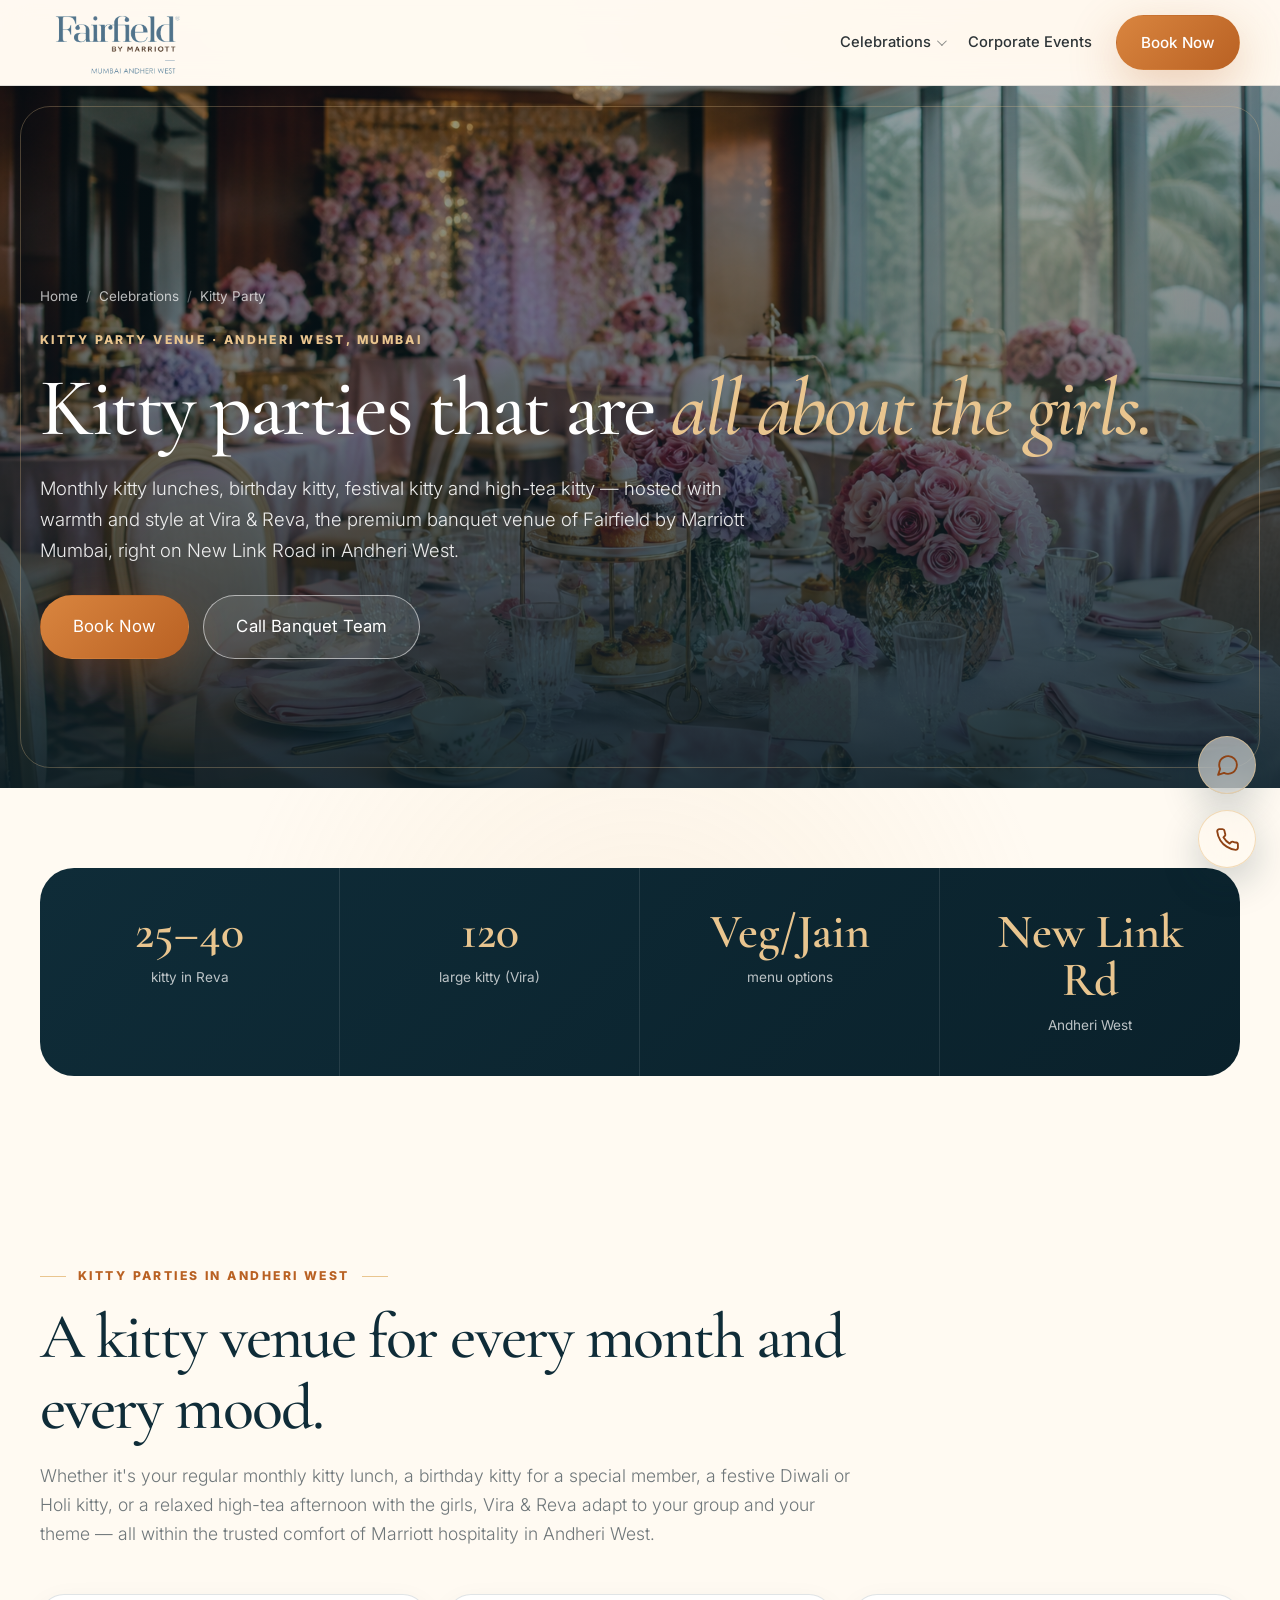
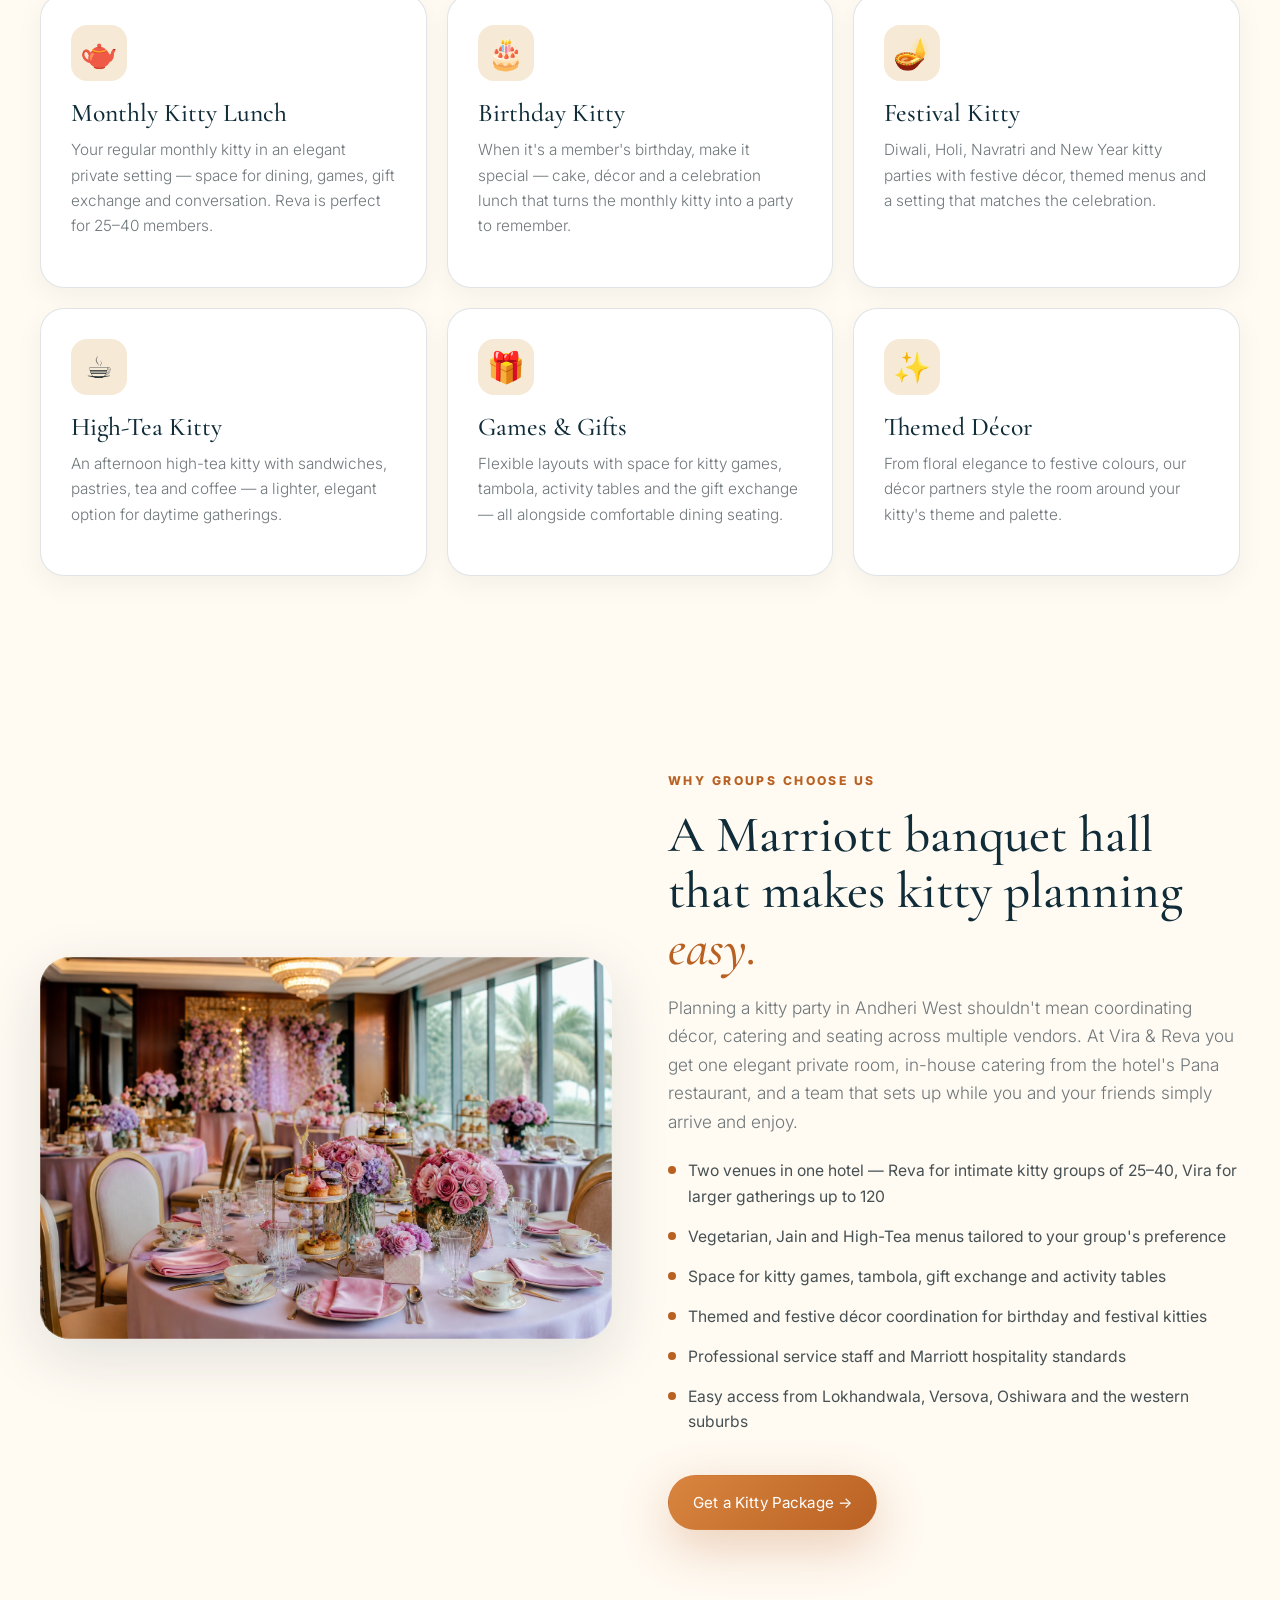
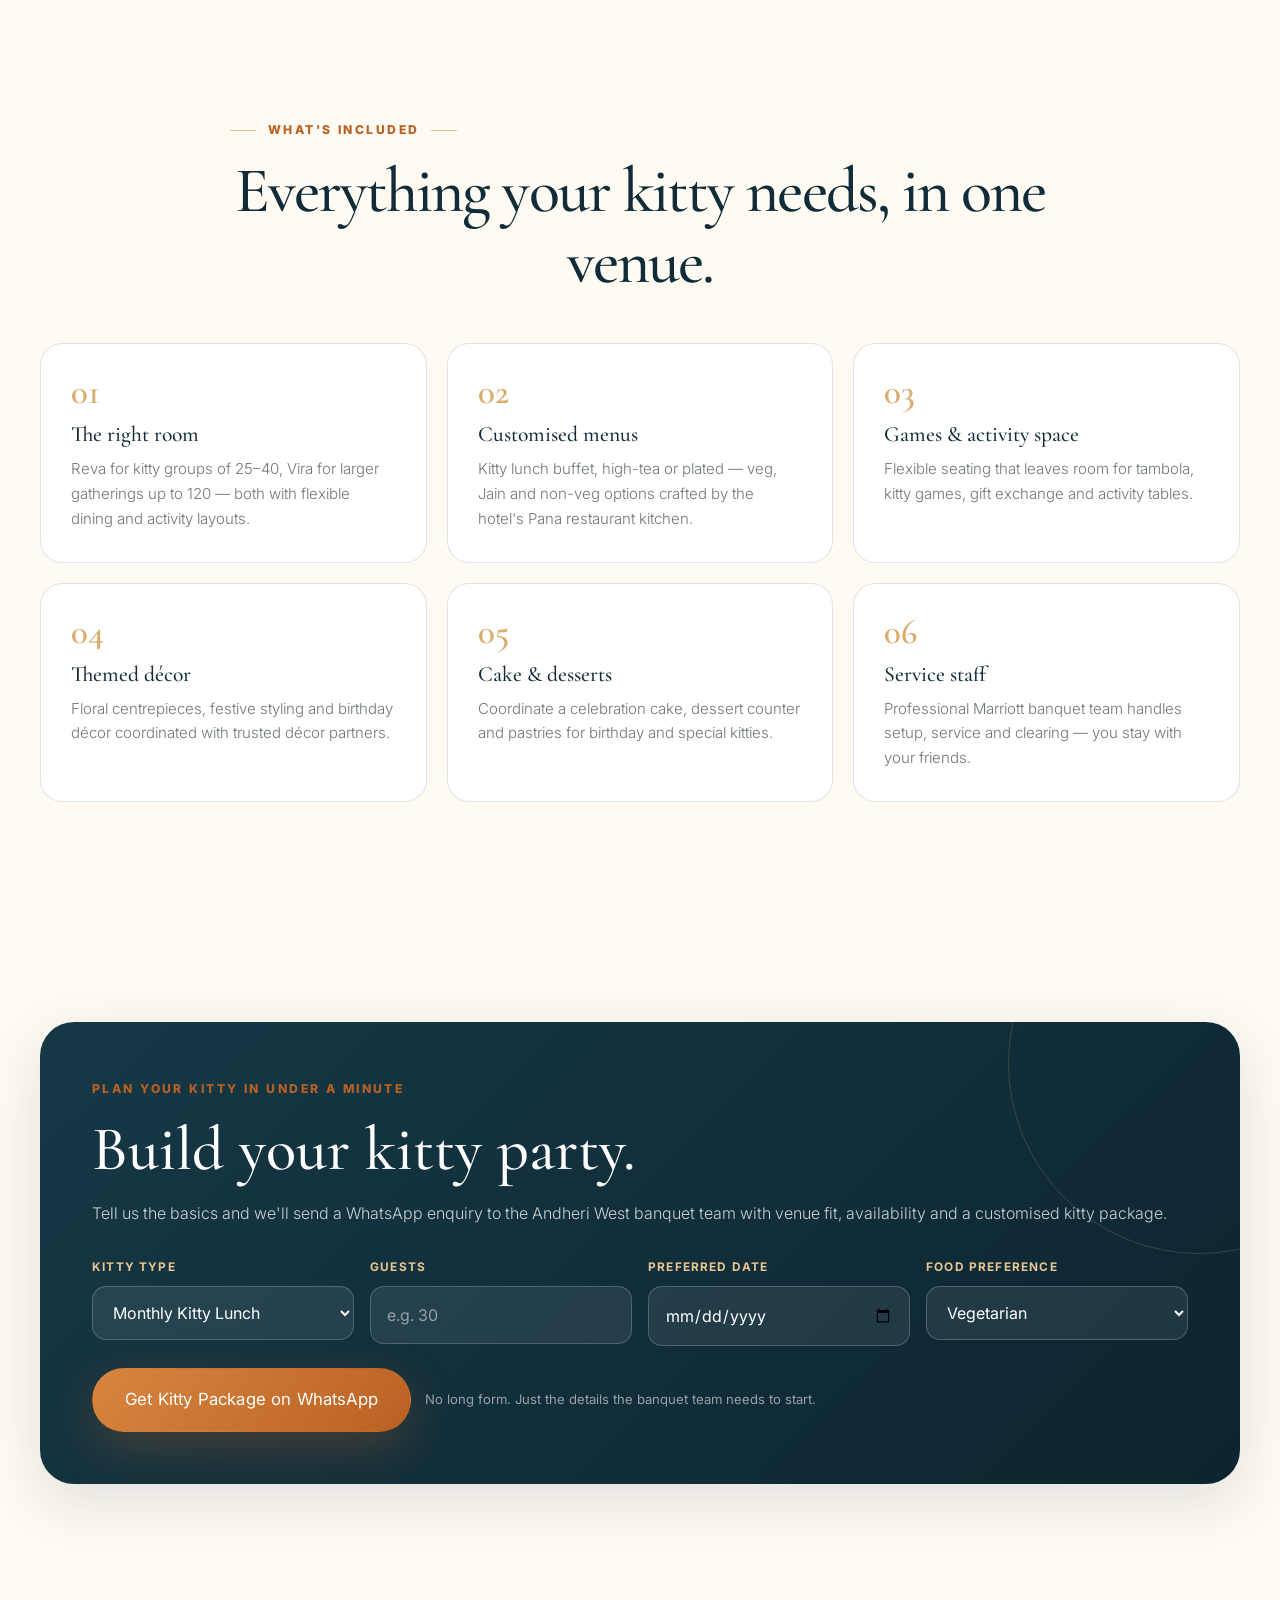
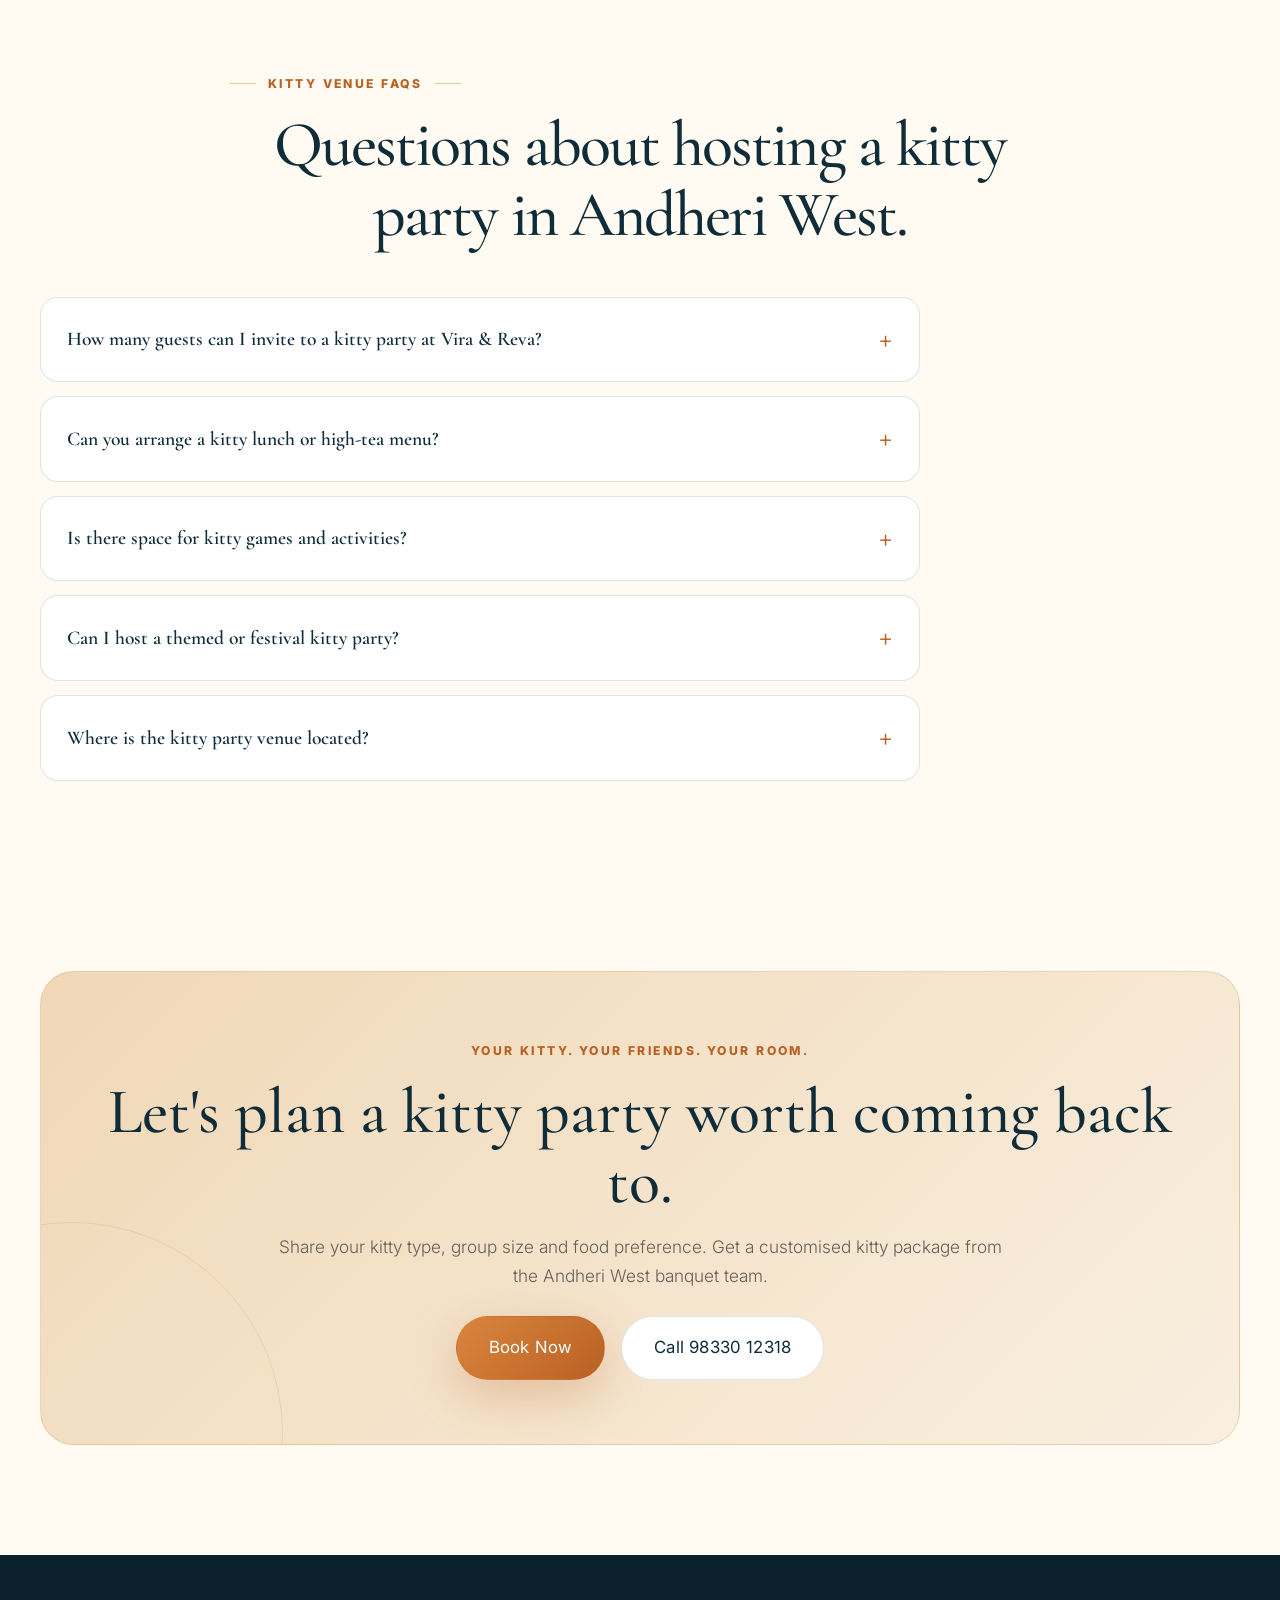
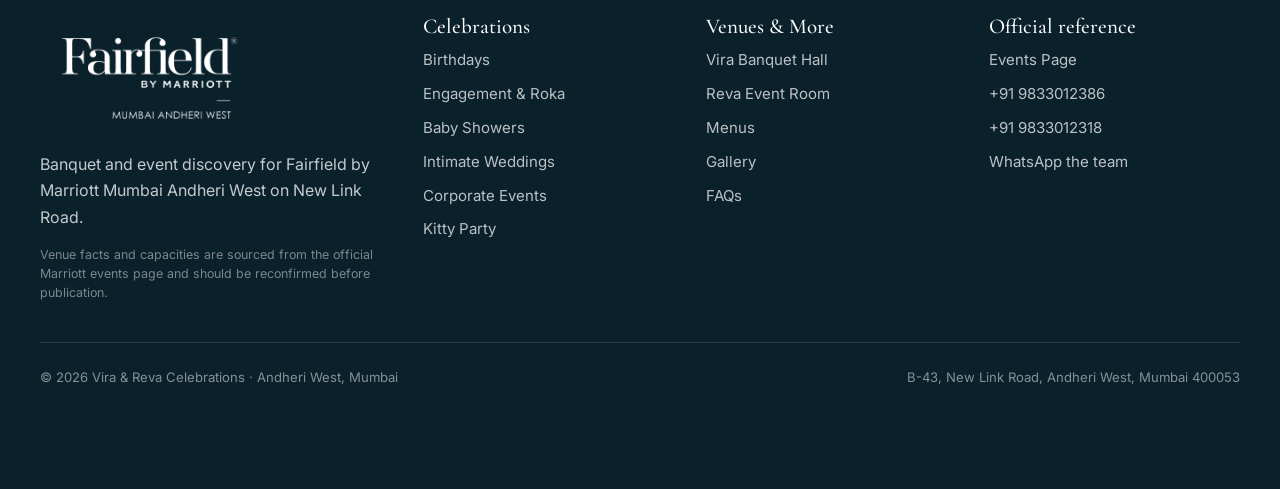
<file: kitty-party-venue-andheri-west.html>
<!doctype html>
<html lang="en-IN">
<head>
<meta charset="utf-8">
<meta name="viewport" content="width=device-width,initial-scale=1">
<title>Kitty Party Venue in Andheri West | Vira &amp; Reva at Fairfield by Marriott Mumbai</title>
<meta name="description" content="Host a kitty party in Andheri West at Vira &amp; Reva, Fairfield by Marriott Mumbai. Monthly kitty lunches, birthday kitty, festival kitty &amp; high-tea kitty — 25–40 guests in Reva or up to 120 in Vira on New Link Road. Veg/Jain menus, themed décor, games space. Check availability.">
<meta name="keywords" content="kitty party venue Andheri West, kitty party hall Mumbai, kitty lunch venue Andheri, kitty party hall New Link Road, ladies kitty party venue Andheri West, kitty party hall Lokhandwala, birthday kitty venue Mumbai, high tea kitty venue Andheri West, banquet hall for kitty party Mumbai, Fairfield by Marriott kitty party">
<meta name="robots" content="index,follow,max-image-preview:large,max-snippet:-1,max-video-preview:-1">
<meta name="geo.region" content="IN-MH">
<meta name="geo.placename" content="Andheri West, Mumbai">
<meta name="geo.position" content="19.138959;72.832058">
<link rel="canonical" href="https://YOUR-DOMAIN.com/kitty-party-venue-andheri-west.html">
<meta property="og:title" content="Kitty Party Venue in Andheri West | Vira & Reva at Fairfield by Marriott">
<meta property="og:description" content="Monthly kitty lunches, birthday kitty & high-tea kitty at a premium Marriott banquet venue in Andheri West. 25–120 guests, New Link Road.">
<meta property="og:type" content="website">
<meta property="og:locale" content="en_IN">
<meta property="og:image" content="assets/img/kitty-party.jpg">
<meta name="theme-color" content="#0f2c38">
<link rel="stylesheet" href="styles.css">
<script type="application/ld+json">
{
  "@context":"https://schema.org",
  "@type":"EventVenue",
  "name":"Vira & Reva — Kitty Party Venue at Fairfield by Marriott Mumbai Andheri West",
  "description":"Premium kitty party venue in Andheri West hosting monthly kitty lunches, birthday kitty, festival kitty and high-tea kitty for 25–120 guests.",
  "url":"https://YOUR-DOMAIN.com/kitty-party-venue-andheri-west.html",
  "image":"assets/img/kitty-party.jpg",
  "address":{"@type":"PostalAddress","streetAddress":"B-43, New Link Rd, Andheri West","addressLocality":"Mumbai","addressRegion":"Maharashtra","postalCode":"400053","addressCountry":"IN"},
  "telephone":"+91 9833012318",
  "containedInPlace":{"@type":"Hotel","name":"Fairfield by Marriott Mumbai Andheri West"}
}
</script>
<script type="application/ld+json">
{
  "@context":"https://schema.org",
  "@type":"FAQPage",
  "mainEntity":[
    {"@type":"Question","name":"How many guests can I invite to a kitty party at Vira & Reva?","acceptedAnswer":{"@type":"Answer","text":"Reva is perfect for kitty parties of 25–40 guests, while Vira hosts larger kitty gatherings of up to 120. Choose based on your group size."}},
    {"@type":"Question","name":"Can you arrange a kitty lunch or high-tea menu?","acceptedAnswer":{"@type":"Answer","text":"Yes. Kitty lunch buffets, high-tea menus and Jain-friendly options are all available, crafted by the hotel's Pana restaurant kitchen."}},
    {"@type":"Question","name":"Is there space for kitty games and activities?","acceptedAnswer":{"@type":"Answer","text":"Yes. Both Vira and Reva offer flexible layouts with space for games, gift exchanges and activity tables alongside dining seating."}},
    {"@type":"Question","name":"Can I host a themed or festival kitty party?","acceptedAnswer":{"@type":"Answer","text":"Yes. Themed décor, festival kitty setups (Diwali, Holi, etc.) and birthday kitty celebrations can all be coordinated with our décor partners."}},
    {"@type":"Question","name":"Where is the kitty party venue located?","acceptedAnswer":{"@type":"Answer","text":"B-43, New Link Road, Andheri West, Mumbai 400053 — minutes from Lokhandwala, Versova and Oshiwara."}}
  ]
}
</script>
<script src="https://sites.super.myninja.ai/_assets/ninja-daytona-script.js"></script>
</head>
<body>
<nav class="nav"><div class="container nav-inner">
  <a class="brand" href="index.html"><img class="brand-logo" src="assets/img/FFM logo.png" alt="Fairfield by Marriott Mumbai Andheri West logo" width="150" height="77"></a>
  <button class="nav-toggle" aria-label="Menu"><span></span><span></span><span></span></button>
  <div class="nav-links">
    <div class="nav-drop"><a href="index.html#celebrations">Celebrations</a>
      <div class="nav-drop-panel">
        <a href="birthday-party-venue-andheri-west.html">Birthdays</a>
        <a href="engagement-venue-andheri-west.html">Engagement &amp; Roka</a>
        <a href="baby-shower-venue-andheri-west.html">Baby Showers</a>
        <a href="intimate-wedding-venue-andheri-west.html">Intimate Weddings</a>
        <a href="kitty-party-venue-andheri-west.html">Kitty Party</a>
      </div>
    </div>
    <a href="corporate-events-andheri-west.html">Corporate Events</a><a class="btn btn-primary" href="#enquiry">Book Now</a>
  </div>
</div></nav>

<header class="page-hero" style="background-image:url('assets/img/kitty-party.jpg')">
  <span class="hero-orb o1"></span><span class="hero-orb o2"></span>
  <div class="container">
    <div class="breadcrumb"><a href="index.html">Home</a><span>/</span><a href="index.html#celebrations">Celebrations</a><span>/</span>Kitty Party</div>
    <div class="kicker">Kitty party venue &middot; Andheri West, Mumbai</div>
    <h1>Kitty parties that are <em>all about the girls.</em></h1>
    <p>Monthly kitty lunches, birthday kitty, festival kitty and high-tea kitty — hosted with warmth and style at Vira &amp; Reva, the premium banquet venue of Fairfield by Marriott Mumbai, right on New Link Road in Andheri West.</p>
    <div class="page-hero-actions"><a class="btn btn-primary btn-lg" href="#enquiry">Book Now</a><a class="btn btn-secondary btn-lg" href="tel:+919833012318">Call Banquet Team</a></div>
  </div>
</header>

<main>

<section class="section-sm"><div class="container">
  <div class="stats-band reveal scale">
    <div class="stat-cell"><b>25–40</b><span>kitty in Reva</span></div>
    <div class="stat-cell"><b>120</b><span>large kitty (Vira)</span></div>
    <div class="stat-cell"><b>Veg/Jain</b><span>menu options</span></div>
    <div class="stat-cell"><b>New Link Rd</b><span>Andheri West</span></div>
  </div>
</div></section>

<section class="section"><div class="container">
  <div class="section-head reveal"><div class="kicker ornament">Kitty parties in Andheri West</div><h2>A kitty venue for every month and every mood.</h2><p>Whether it's your regular monthly kitty lunch, a birthday kitty for a special member, a festive Diwali or Holi kitty, or a relaxed high-tea afternoon with the girls, Vira &amp; Reva adapt to your group and your theme — all within the trusted comfort of Marriott hospitality in Andheri West.</p></div>

  <div class="cards">
    <div class="card reveal"><div class="icon">🫖</div><h3>Monthly Kitty Lunch</h3><p>Your regular monthly kitty in an elegant private setting — space for dining, games, gift exchange and conversation. Reva is perfect for 25–40 members.</p></div>
    <div class="card reveal d1"><div class="icon">🎂</div><h3>Birthday Kitty</h3><p>When it's a member's birthday, make it special — cake, décor and a celebration lunch that turns the monthly kitty into a party to remember.</p></div>
    <div class="card reveal d2"><div class="icon">🪔</div><h3>Festival Kitty</h3><p>Diwali, Holi, Navratri and New Year kitty parties with festive décor, themed menus and a setting that matches the celebration.</p></div>
    <div class="card reveal"><div class="icon">☕</div><h3>High-Tea Kitty</h3><p>An afternoon high-tea kitty with sandwiches, pastries, tea and coffee — a lighter, elegant option for daytime gatherings.</p></div>
    <div class="card reveal d1"><div class="icon">🎁</div><h3>Games &amp; Gifts</h3><p>Flexible layouts with space for kitty games, tambola, activity tables and the gift exchange — all alongside comfortable dining seating.</p></div>
    <div class="card reveal d2"><div class="icon">✨</div><h3>Themed Décor</h3><p>From floral elegance to festive colours, our décor partners style the room around your kitty's theme and palette.</p></div>
  </div>
</div></section>

<section class="section-sm"><div class="container"><div class="feature-row">
  <div class="feature-img reveal left"><img src="assets/img/kitty-party.jpg" alt="Elegant kitty party lunch setup with themed décor at Vira & Reva, Andheri West"></div>
  <div class="feature-text reveal right">
    <div class="kicker">Why groups choose us</div>
    <h2>A Marriott banquet hall that makes kitty planning <em>easy.</em></h2>
    <p>Planning a kitty party in Andheri West shouldn't mean coordinating décor, catering and seating across multiple vendors. At Vira &amp; Reva you get one elegant private room, in-house catering from the hotel's Pana restaurant, and a team that sets up while you and your friends simply arrive and enjoy.</p>
    <ul class="feature-list">
      <li>Two venues in one hotel — Reva for intimate kitty groups of 25–40, Vira for larger gatherings up to 120</li>
      <li>Vegetarian, Jain and High-Tea menus tailored to your group's preference</li>
      <li>Space for kitty games, tambola, gift exchange and activity tables</li>
      <li>Themed and festive décor coordination for birthday and festival kitties</li>
      <li>Professional service staff and Marriott hospitality standards</li>
      <li>Easy access from Lokhandwala, Versova, Oshiwara and the western suburbs</li>
    </ul>
    <a class="btn btn-primary" style="margin-top:24px" href="#enquiry">Get a Kitty Package →</a>
  </div>
</div></div></section>

<section class="section"><div class="container">
  <div class="section-head center reveal"><div class="kicker ornament">What's included</div><h2>Everything your kitty needs, in one venue.</h2></div>
  <div class="why-grid">
    <div class="why-item reveal"><div class="num">01</div><h3>The right room</h3><p>Reva for kitty groups of 25–40, Vira for larger gatherings up to 120 — both with flexible dining and activity layouts.</p></div>
    <div class="why-item reveal d1"><div class="num">02</div><h3>Customised menus</h3><p>Kitty lunch buffet, high-tea or plated — veg, Jain and non-veg options crafted by the hotel's Pana restaurant kitchen.</p></div>
    <div class="why-item reveal d2"><div class="num">03</div><h3>Games &amp; activity space</h3><p>Flexible seating that leaves room for tambola, kitty games, gift exchange and activity tables.</p></div>
    <div class="why-item reveal"><div class="num">04</div><h3>Themed décor</h3><p>Floral centrepieces, festive styling and birthday décor coordinated with trusted décor partners.</p></div>
    <div class="why-item reveal d1"><div class="num">05</div><h3>Cake &amp; desserts</h3><p>Coordinate a celebration cake, dessert counter and pastries for birthday and special kitties.</p></div>
    <div class="why-item reveal d2"><div class="num">06</div><h3>Service staff</h3><p>Professional Marriott banquet team handles setup, service and clearing — you stay with your friends.</p></div>
  </div>
</div></section>



<section id="enquiry" class="section"><div class="container"><div class="builder-wrap reveal">
  <div class="kicker">Plan your kitty in under a minute</div>
  <h2>Build your kitty party.</h2>
  <p>Tell us the basics and we'll send a WhatsApp enquiry to the Andheri West banquet team with venue fit, availability and a customised kitty package.</p>
  <form id="celebration-builder" class="builder">
    <div class="field"><label>Kitty type</label><select name="event" required><option>Monthly Kitty Lunch</option><option>Birthday Kitty</option><option>Festival Kitty</option><option>High-Tea Kitty</option><option>New Year Kitty</option></select></div>
    <div class="field"><label>Guests</label><input name="guests" type="number" min="10" max="120" placeholder="e.g. 30" required></div>
    <div class="field"><label>Preferred date</label><input name="date" type="date" required></div>
    <div class="field"><label>Food preference</label><select name="food" required><option>Vegetarian</option><option>Jain</option><option>Non-Vegetarian</option><option>High Tea</option><option>Mixed</option></select></div>
  </form>
  <div class="builder-actions"><button class="btn btn-primary btn-lg" form="celebration-builder">Get Kitty Package on WhatsApp</button><span class="privacy">No long form. Just the details the banquet team needs to start.</span></div>
</div></div></section>




<section id="faq" class="section-sm"><div class="container"><div class="section-head center reveal"><div class="kicker ornament">Kitty venue FAQs</div><h2>Questions about hosting a kitty party in Andheri West.</h2></div><div class="faq">
<details class="reveal"><summary>How many guests can I invite to a kitty party at Vira &amp; Reva?</summary><p>Reva is perfect for kitty parties of 25–40 guests, while Vira hosts larger kitty gatherings of up to 120. Choose based on your group size.</p></details>
<details class="reveal"><summary>Can you arrange a kitty lunch or high-tea menu?</summary><p>Yes. Kitty lunch buffets, high-tea menus and Jain-friendly options are all available, crafted by the hotel's Pana restaurant kitchen.</p></details>
<details class="reveal"><summary>Is there space for kitty games and activities?</summary><p>Yes. Both Vira and Reva offer flexible layouts with space for games, gift exchanges and activity tables alongside dining seating.</p></details>
<details class="reveal"><summary>Can I host a themed or festival kitty party?</summary><p>Yes. Themed décor, festival kitty setups (Diwali, Holi, etc.) and birthday kitty celebrations can all be coordinated with our décor partners.</p></details>
<details class="reveal"><summary>Where is the kitty party venue located?</summary><p>B-43, New Link Road, Andheri West, Mumbai 400053 — minutes from Lokhandwala, Versova and Oshiwara.</p></details>
</div></div></section>

<section class="section"><div class="container"><div class="cta reveal scale"><div class="kicker">Your kitty. Your friends. Your room.</div><h2>Let's plan a kitty party worth coming back to.</h2><p>Share your kitty type, group size and food preference. Get a customised kitty package from the Andheri West banquet team.</p><a class="btn btn-primary btn-lg" href="#enquiry">Book Now</a> <a class="btn btn-light btn-lg" href="tel:+919833012318">Call 98330 12318</a></div></div></section>
</main>

<footer class="footer"><div class="container"><div class="footer-grid">
  <div><div class="footer-brand"><img class="brand-logo footer-logo" src="assets/img/FFM logo white.png" alt="Fairfield by Marriott Mumbai Andheri West logo" width="140" height="72"></div><p>Banquet and event discovery for Fairfield by Marriott Mumbai Andheri West on New Link Road.</p><small>Venue facts and capacities are sourced from the official Marriott events page and should be reconfirmed before publication.</small></div>
  <div><h3>Celebrations</h3><a href="birthday-party-venue-andheri-west.html">Birthdays</a><a href="engagement-venue-andheri-west.html">Engagement &amp; Roka</a><a href="baby-shower-venue-andheri-west.html">Baby Showers</a><a href="intimate-wedding-venue-andheri-west.html">Intimate Weddings</a><a href="corporate-events-andheri-west.html">Corporate Events</a><a href="kitty-party-venue-andheri-west.html">Kitty Party</a></div>
  <div><h3>Venues &amp; More</h3><a href="index.html#venues">Vira Banquet Hall</a><a href="index.html#venues">Reva Event Room</a><a href="index.html#check-date">Menus</a><a href="index.html#check-date">Gallery</a><a href="#faq">FAQs</a></div>
  <div><h3>Official reference</h3><a href="https://www.marriott.com/en-us/hotels/bomff-fairfield-mumbai-andheri-west/events/" target="_blank" rel="noopener">Events Page</a><a href="tel:+919833012386" target="_blank" rel="noopener">+91 9833012386</a><a href="tel:+919833012318" target="_blank" rel="noopener">+91 9833012318</a><a href="https://wa.me/919833012386" target="_blank" rel="noopener">WhatsApp the team</a></div>
</div>
<div class="footer-bottom"><span>&copy; 2026 Vira &amp; Reva Celebrations &middot; Andheri West, Mumbai</span><span>B-43, New Link Road, Andheri West, Mumbai 400053</span></div>
</div></footer>

<div class="sticky-mobile"><a href="tel:+919833012318">Call</a><a class="wa" href="https://wa.me/919833012386" target="_blank" rel="noopener">WhatsApp</a><a class="book" href="#enquiry">Book Now</a></div>
<div class="float-actions">
  <a class="float-btn wa" href="https://wa.me/919833012386?text=Hi%2C%20I%27d%20like%20to%20enquire%20about%20hosting%20an%20event%20at%20Vira%20%26%20Reva%2C%20Fairfield%20by%20Marriott%20Mumbai%20Andheri%20West." target="_blank" rel="noopener" aria-label="Chat with us on WhatsApp"><svg viewBox="0 0 24 24"><path d="M21 11.5a8.38 8.38 0 0 1-.9 3.8 8.5 8.5 0 0 1-7.6 4.7 8.38 8.38 0 0 1-3.8-.9L3 21l1.9-5.7a8.38 8.38 0 0 1-.9-3.8 8.5 8.5 0 0 1 4.7-7.6 8.38 8.38 0 0 1 3.8-.9h.5a8.48 8.48 0 0 1 8 8v.5z"></path></svg><span class="ftip">WhatsApp Us</span></a>
  <a class="float-btn call" href="tel:+919833012318" aria-label="Call the banquet team"><svg viewBox="0 0 24 24"><path d="M22 16.92v3a2 2 0 0 1-2.18 2 19.79 19.79 0 0 1-8.63-3.07 19.5 19.5 0 0 1-6-6 19.79 19.79 0 0 1-3.07-8.67A2 2 0 0 1 4.11 2h3a2 2 0 0 1 2 1.72 12.84 12.84 0 0 0 .7 2.81 2 2 0 0 1-.45 2.11L8.09 9.91a16 16 0 0 0 6 6l1.27-1.27a2 2 0 0 1 2.11-.45 12.84 12.84 0 0 0 2.81.7A2 2 0 0 1 22 16.92z"></path></svg><span class="ftip">Call Now</span></a>
</div>

<script src="script.js"></script>
</body></html>
</file>
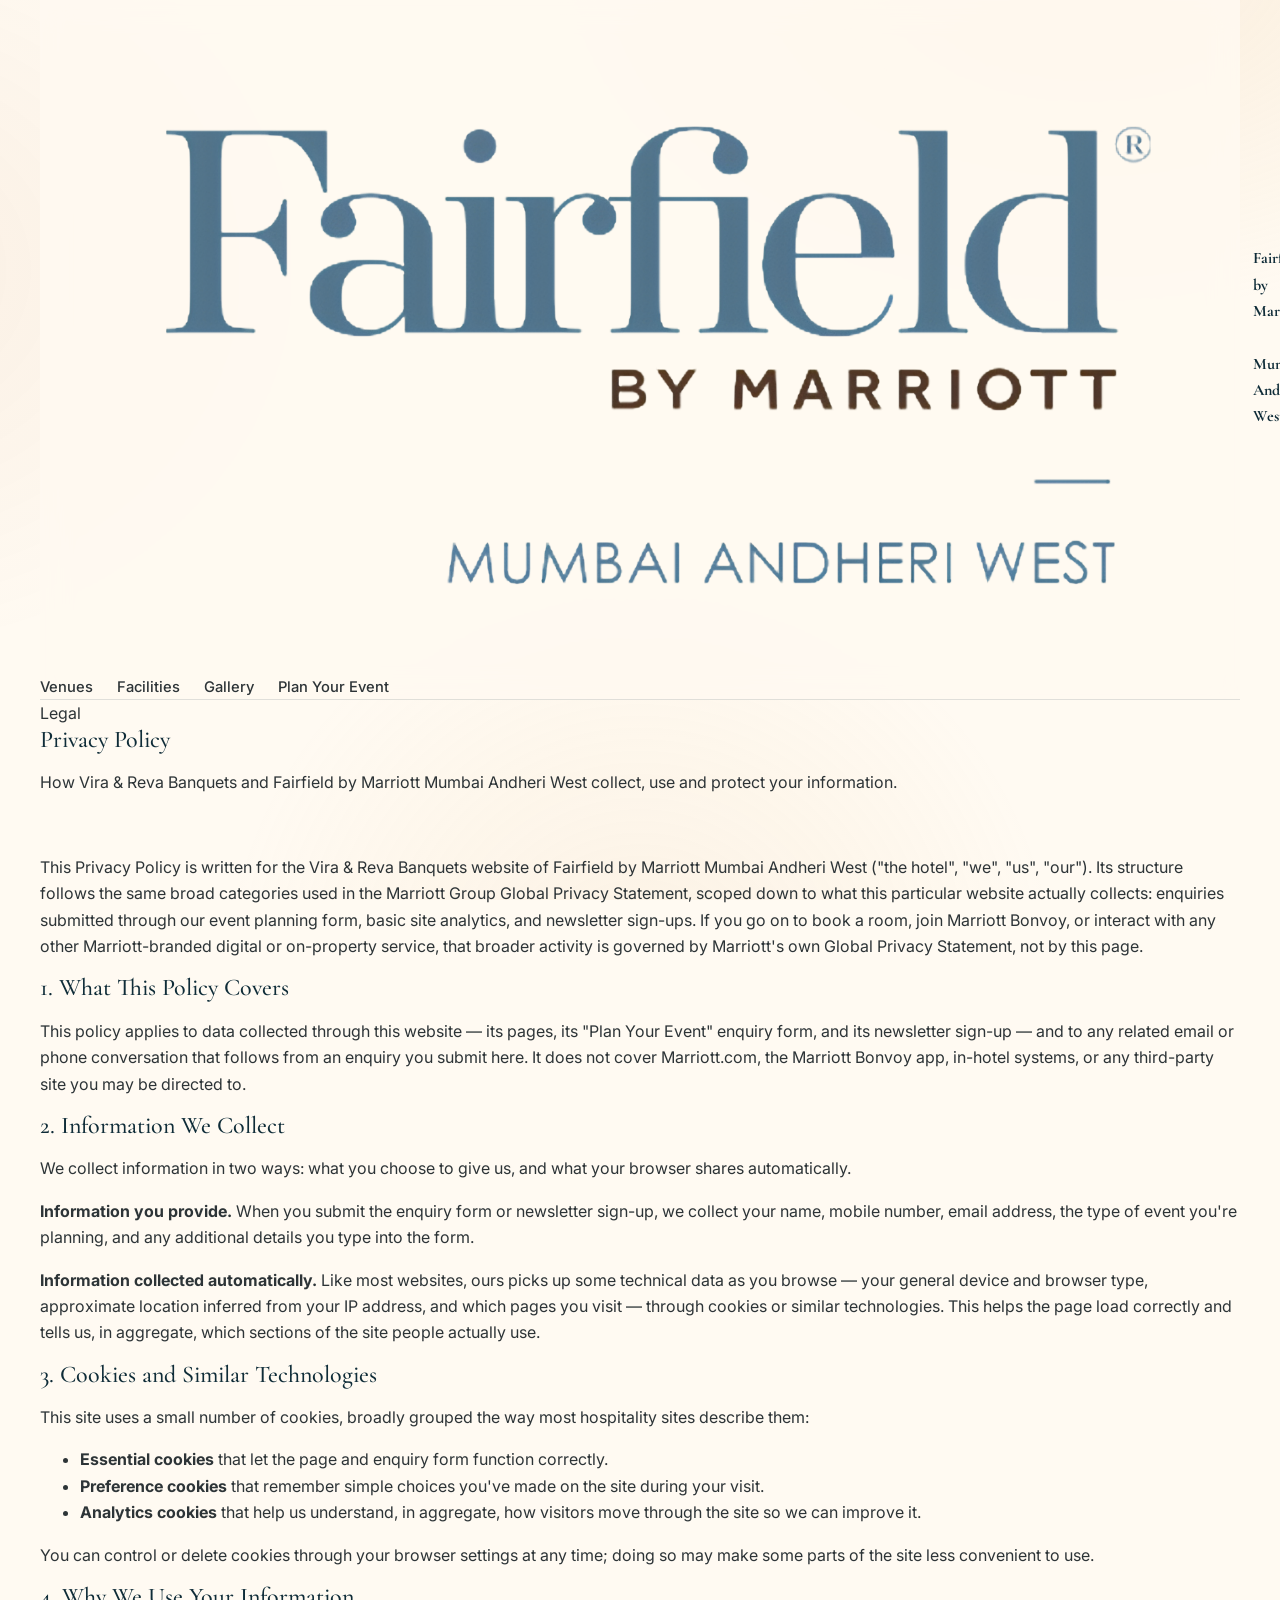
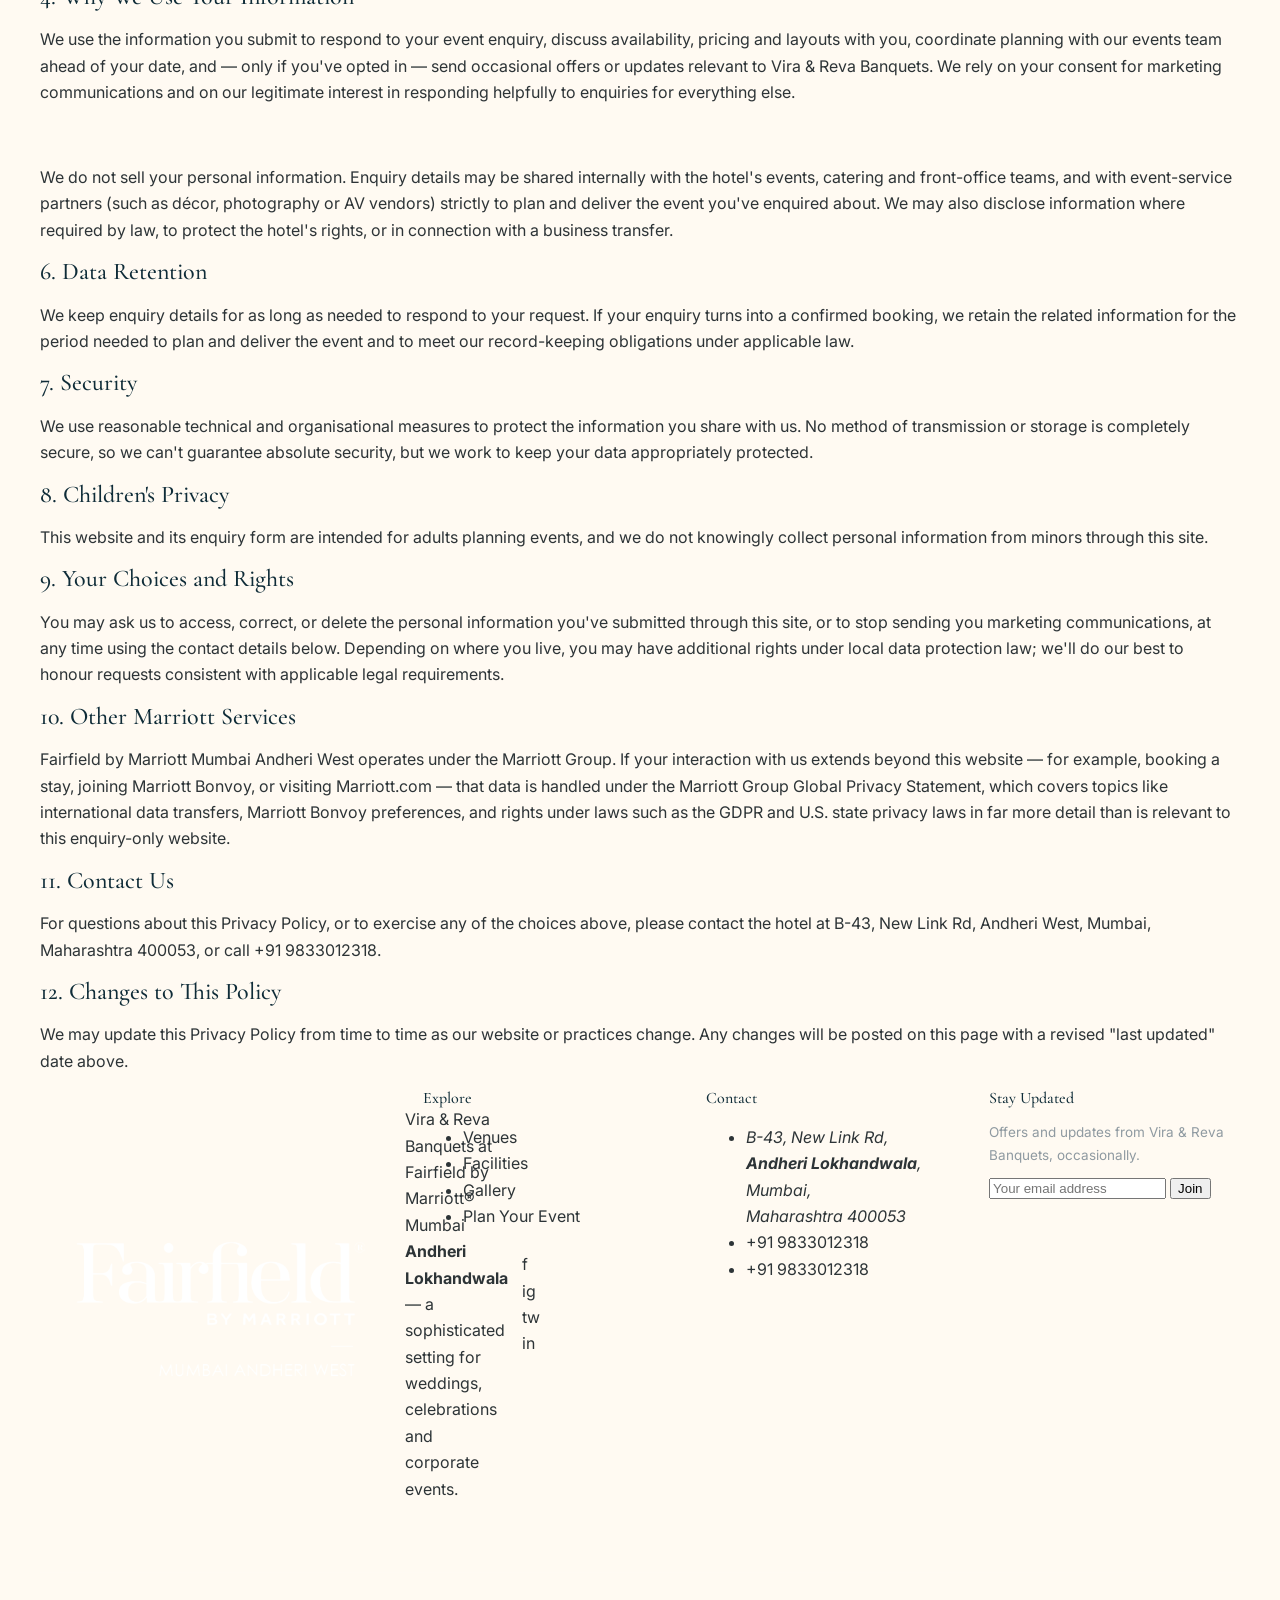
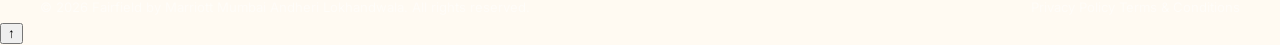
<file: privacy-policy.html>
<!DOCTYPE html>
<html lang="en">
<head>
<meta charset="UTF-8">
<meta name="viewport" content="width=device-width, initial-scale=1.0">
<title>Privacy Policy | Vira & Reva Banquets, Fairfield by Marriott Mumbai Andheri West</title>
<meta name="description" content="Privacy Policy for Vira & Reva Banquets and Fairfield by Marriott Mumbai Andheri West.">
<link rel="stylesheet" href="styles.css">
</head>
<body>

<div class="scroll-progress" id="scrollProgress"></div>

<header id="siteHeader" class="scrolled">
  <div class="container nav">
    <a class="brand" href="index.html" aria-label="Fairfield by Marriott Mumbai Andheri West — home">
      <img src="assets/img/FFM logo.png" alt="Fairfield by Marriott logo">
      <span class="brand-text">
        <span class="b1">Fairfield by Marriott®</span><br>
        <span class="b2">Mumbai Andheri West</span>
      </span>
    </a>
    <nav class="nav-links">
      <a href="index.html#spaces">Venues</a>
      <a href="index.html#features">Facilities</a>
      <a href="index.html#gallery">Gallery</a>
      <a class="nav-cta" href="index.html#enquire">Plan Your Event</a>
    </nav>
  </div>
</header>

<section class="legal-hero">
  <div class="container">
    <div class="eyebrow" style="color:var(--gold-soft)">Legal</div>
    <h1>Privacy Policy</h1>
    <p>How Vira & Reva Banquets and Fairfield by Marriott Mumbai Andheri West collect, use and protect your information.</p>
  </div>
</section>

<section>
  <div class="container legal-body">
    <div class="updated reveal">Last updated: 2 September 2026</div>

    <p class="reveal">This Privacy Policy is written for the Vira & Reva Banquets website of Fairfield by Marriott Mumbai Andheri West ("the hotel", "we", "us", "our"). Its structure follows the same broad categories used in the Marriott Group Global Privacy Statement, scoped down to what this particular website actually collects: enquiries submitted through our event planning form, basic site analytics, and newsletter sign-ups. If you go on to book a room, join Marriott Bonvoy, or interact with any other Marriott-branded digital or on-property service, that broader activity is governed by <a href="https://www.marriott.com/about/privacy.mi" target="_blank" rel="noopener">Marriott's own Global Privacy Statement</a>, not by this page.</p>

    <h2 class="reveal">1. What This Policy Covers</h2>
    <p class="reveal">This policy applies to data collected through this website — its pages, its "Plan Your Event" enquiry form, and its newsletter sign-up — and to any related email or phone conversation that follows from an enquiry you submit here. It does not cover Marriott.com, the Marriott Bonvoy app, in-hotel systems, or any third-party site you may be directed to.</p>

    <h2 class="reveal">2. Information We Collect</h2>
    <p class="reveal">We collect information in two ways: what you choose to give us, and what your browser shares automatically.</p>
    <p class="reveal"><strong>Information you provide.</strong> When you submit the enquiry form or newsletter sign-up, we collect your name, mobile number, email address, the type of event you're planning, and any additional details you type into the form.</p>
    <p class="reveal"><strong>Information collected automatically.</strong> Like most websites, ours picks up some technical data as you browse — your general device and browser type, approximate location inferred from your IP address, and which pages you visit — through cookies or similar technologies. This helps the page load correctly and tells us, in aggregate, which sections of the site people actually use.</p>

    <h2 class="reveal">3. Cookies and Similar Technologies</h2>
    <p class="reveal">This site uses a small number of cookies, broadly grouped the way most hospitality sites describe them:</p>
    <ul class="reveal">
      <li><strong>Essential cookies</strong> that let the page and enquiry form function correctly.</li>
      <li><strong>Preference cookies</strong> that remember simple choices you've made on the site during your visit.</li>
      <li><strong>Analytics cookies</strong> that help us understand, in aggregate, how visitors move through the site so we can improve it.</li>
    </ul>
    <p class="reveal">You can control or delete cookies through your browser settings at any time; doing so may make some parts of the site less convenient to use.</p>

    <h2 class="reveal">4. Why We Use Your Information</h2>
    <p class="reveal">We use the information you submit to respond to your event enquiry, discuss availability, pricing and layouts with you, coordinate planning with our events team ahead of your date, and — only if you've opted in — send occasional offers or updates relevant to Vira & Reva Banquets. We rely on your consent for marketing communications and on our legitimate interest in responding helpfully to enquiries for everything else.</p>

    <h2 class="reveal">5. How We Share Information</h2>
    <p class="reveal">We do not sell your personal information. Enquiry details may be shared internally with the hotel's events, catering and front-office teams, and with event-service partners (such as décor, photography or AV vendors) strictly to plan and deliver the event you've enquired about. We may also disclose information where required by law, to protect the hotel's rights, or in connection with a business transfer.</p>

    <h2 class="reveal">6. Data Retention</h2>
    <p class="reveal">We keep enquiry details for as long as needed to respond to your request. If your enquiry turns into a confirmed booking, we retain the related information for the period needed to plan and deliver the event and to meet our record-keeping obligations under applicable law.</p>

    <h2 class="reveal">7. Security</h2>
    <p class="reveal">We use reasonable technical and organisational measures to protect the information you share with us. No method of transmission or storage is completely secure, so we can't guarantee absolute security, but we work to keep your data appropriately protected.</p>

    <h2 class="reveal">8. Children's Privacy</h2>
    <p class="reveal">This website and its enquiry form are intended for adults planning events, and we do not knowingly collect personal information from minors through this site.</p>

    <h2 class="reveal">9. Your Choices and Rights</h2>
    <p class="reveal">You may ask us to access, correct, or delete the personal information you've submitted through this site, or to stop sending you marketing communications, at any time using the contact details below. Depending on where you live, you may have additional rights under local data protection law; we'll do our best to honour requests consistent with applicable legal requirements.</p>

    <h2 class="reveal">10. Other Marriott Services</h2>
    <p class="reveal">Fairfield by Marriott Mumbai Andheri West operates under the Marriott Group. If your interaction with us extends beyond this website — for example, booking a stay, joining Marriott Bonvoy, or visiting Marriott.com — that data is handled under the <a href="https://www.marriott.com/about/privacy.mi" target="_blank" rel="noopener">Marriott Group Global Privacy Statement</a>, which covers topics like international data transfers, Marriott Bonvoy preferences, and rights under laws such as the GDPR and U.S. state privacy laws in far more detail than is relevant to this enquiry-only website.</p>

    <h2 class="reveal">11. Contact Us</h2>
    <p class="reveal">For questions about this Privacy Policy, or to exercise any of the choices above, please contact the hotel at B-43, New Link Rd, Andheri West, Mumbai, Maharashtra 400053, or call +91 9833012318.</p>

    <h2 class="reveal">12. Changes to This Policy</h2>
    <p class="reveal">We may update this Privacy Policy from time to time as our website or practices change. Any changes will be posted on this page with a revised "last updated" date above.</p>
  </div>
</section>

<footer>
  <div class="container footer-top">
    <div class="footer-grid">
      <div class="footer-brand">
        <img src="assets/img/FFM logo white.png" alt="Fairfield by Marriott logo">
        <p>Vira & Reva Banquets at Fairfield by Marriott® Mumbai <strong>Andheri Lokhandwala</strong>— a sophisticated setting for weddings, celebrations and corporate events.</p>
        <div class="footer-social">
          <a href="https://www.facebook.com/marriottbonvoy" aria-label="Facebook">f</a>
          <a href="https://www.instagram.com/marriottbonvoy/" aria-label="Instagram">ig</a>
          <a href="https://twitter.com/marriottbonvoy" aria-label="Twitter">tw</a>
          <a href="https://www.linkedin.com/company/marriott-international" aria-label="LinkedIn">in</a>
        </div>
      </div>

      <div class="footer-col">
        <h4>Explore</h4>
        <ul>
          <li><a href="#spaces">Venues</a></li>
          <li><a href="#features">Facilities</a></li>
          <li><a href="#gallery">Gallery</a></li>
          <li><a href="#enquire">Plan Your Event</a></li>
        </ul>
      </div>

      <div class="footer-col">
        <h4>Contact</h4>
        <ul>
          <li><address>B-43, New Link Rd,<br><strong>Andheri Lokhandwala</strong>, Mumbai,<br>Maharashtra 400053</address></li>
          <li><a href="tel:+919833012318">+91 9833012318</a></li>
          <li><a href="tel:+919833012318">+91 9833012318</a></li>
        </ul>
      </div>

      <div class="footer-col footer-newsletter">
        <h4>Stay Updated</h4>
        <p style="font-size:13.5px;color:#8f9aa1;margin-bottom:8px">Offers and updates from Vira & Reva Banquets, occasionally.</p>
        <form id="newsletterForm">
          <input type="email" placeholder="Your email address" required>
          <button type="submit">Join</button>
        </form>
      </div>
    </div>
  </div>

  <div class="container footer-bottom">
    <div>&copy; 2026 Fairfield by Marriott Mumbai Andheri Lokhandwala. All rights reserved.</div>
    <div class="footer-legal-links">
      <a href="privacy-policy.html">Privacy Policy</a>
      <a href="terms-conditions.html">Terms & Conditions</a>
    </div>
  </div>
</footer>

<button class="back-to-top" id="backToTop" aria-label="Back to top">&#8593;</button>

<script src="script.js"></script>
</body>
</html>
</file>
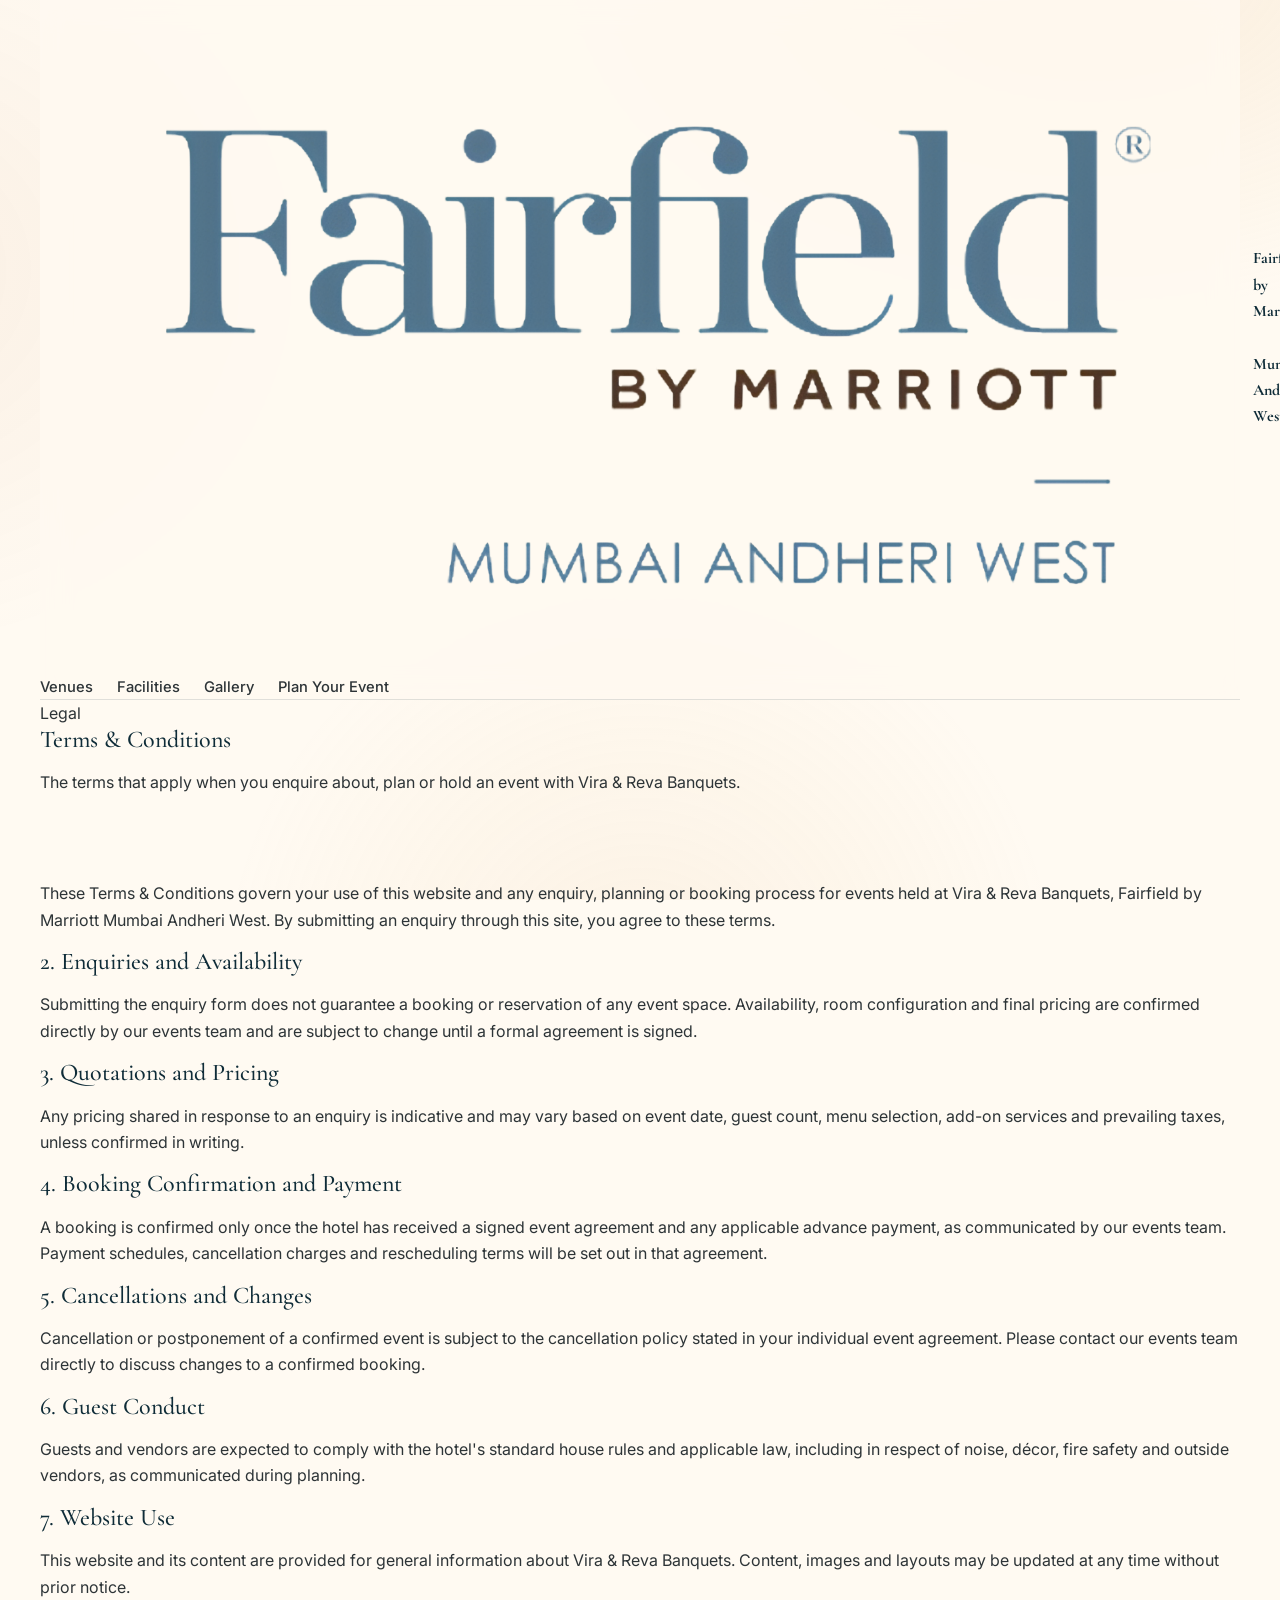
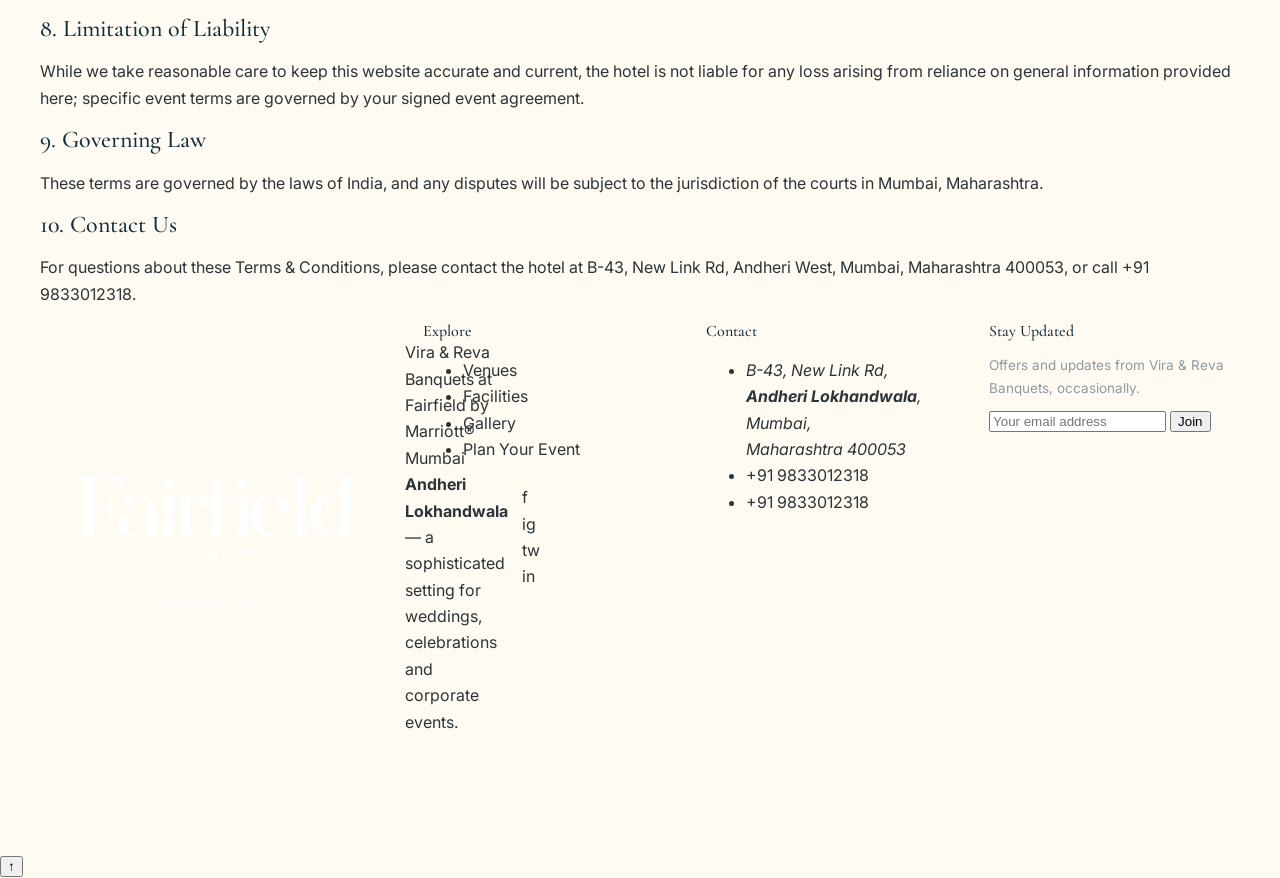
<file: terms-conditions.html>
<!DOCTYPE html>
<html lang="en">
<head>
<meta charset="UTF-8">
<meta name="viewport" content="width=device-width, initial-scale=1.0">
<title>Terms & Conditions | Vira & Reva Banquets, Fairfield by Marriott Mumbai Andheri West</title>
<meta name="description" content="Terms & Conditions for enquiries and event bookings at Vira & Reva Banquets, Fairfield by Marriott Mumbai Andheri West.">
<link rel="stylesheet" href="styles.css">
</head>
<body>

<div class="scroll-progress" id="scrollProgress"></div>

<header id="siteHeader" class="scrolled">
  <div class="container nav">
    <a class="brand" href="index.html" aria-label="Fairfield by Marriott Mumbai Andheri West — home">
      <img src="assets/img/FFM logo.png" alt="Fairfield by Marriott logo">
      <span class="brand-text">
        <span class="b1">Fairfield by Marriott®</span><br>
        <span class="b2">Mumbai Andheri West</span>
      </span>
    </a>
    <nav class="nav-links">
      <a href="index.html#spaces">Venues</a>
      <a href="index.html#features">Facilities</a>
      <a href="index.html#gallery">Gallery</a>
      <a class="nav-cta" href="index.html#enquire">Plan Your Event</a>
    </nav>
  </div>
</header>

<section class="legal-hero">
  <div class="container">
    <div class="eyebrow" style="color:var(--gold-soft)">Legal</div>
    <h1>Terms & Conditions</h1>
    <p class="reveal">The terms that apply when you enquire about, plan or hold an event with Vira & Reva Banquets.</p>
  </div>
</section>

<section>
  <div class="container legal-body">
    <div class="updated reveal">Last updated: 2 September 2026</div>

    <h2 class="reveal">1. About These Terms</h2>
    <p class="reveal">These Terms & Conditions govern your use of this website and any enquiry, planning or booking process for events held at Vira & Reva Banquets, Fairfield by Marriott Mumbai Andheri West. By submitting an enquiry through this site, you agree to these terms.</p>

    <h2 class="reveal">2. Enquiries and Availability</h2>
    <p class="reveal">Submitting the enquiry form does not guarantee a booking or reservation of any event space. Availability, room configuration and final pricing are confirmed directly by our events team and are subject to change until a formal agreement is signed.</p>

    <h2 class="reveal">3. Quotations and Pricing</h2>
    <p class="reveal">Any pricing shared in response to an enquiry is indicative and may vary based on event date, guest count, menu selection, add-on services and prevailing taxes, unless confirmed in writing.</p>

    <h2 class="reveal">4. Booking Confirmation and Payment</h2>
    <p class="reveal">A booking is confirmed only once the hotel has received a signed event agreement and any applicable advance payment, as communicated by our events team. Payment schedules, cancellation charges and rescheduling terms will be set out in that agreement.</p>

    <h2 class="reveal">5. Cancellations and Changes</h2>
    <p class="reveal">Cancellation or postponement of a confirmed event is subject to the cancellation policy stated in your individual event agreement. Please contact our events team directly to discuss changes to a confirmed booking.</p>

    <h2 class="reveal">6. Guest Conduct</h2>
    <p class="reveal">Guests and vendors are expected to comply with the hotel's standard house rules and applicable law, including in respect of noise, décor, fire safety and outside vendors, as communicated during planning.</p>

    <h2 class="reveal">7. Website Use</h2>
    <p class="reveal">This website and its content are provided for general information about Vira & Reva Banquets. Content, images and layouts may be updated at any time without prior notice.</p>

    <h2 class="reveal">8. Limitation of Liability</h2>
    <p class="reveal">While we take reasonable care to keep this website accurate and current, the hotel is not liable for any loss arising from reliance on general information provided here; specific event terms are governed by your signed event agreement.</p>

    <h2 class="reveal">9. Governing Law</h2>
    <p class="reveal">These terms are governed by the laws of India, and any disputes will be subject to the jurisdiction of the courts in Mumbai, Maharashtra.</p>

    <h2 class="reveal">10. Contact Us</h2>
    <p class="reveal">For questions about these Terms & Conditions, please contact the hotel at B-43, New Link Rd, Andheri West, Mumbai, Maharashtra 400053, or call +91 9833012318.</p>
  </div>
</section>

<footer>
  <div class="container footer-top">
    <div class="footer-grid">
      <div class="footer-brand">
        <img src="assets/img/FFM logo white.png" alt="Fairfield by Marriott logo">
        <p>Vira & Reva Banquets at Fairfield by Marriott® Mumbai <strong>Andheri Lokhandwala</strong>— a sophisticated setting for weddings, celebrations and corporate events.</p>
        <div class="footer-social">
          <a href="https://www.facebook.com/marriottbonvoy" aria-label="Facebook">f</a>
          <a href="https://www.instagram.com/marriottbonvoy/" aria-label="Instagram">ig</a>
          <a href="https://twitter.com/marriottbonvoy" aria-label="Twitter">tw</a>
          <a href="https://www.linkedin.com/company/marriott-international" aria-label="LinkedIn">in</a>
        </div>
      </div>

      <div class="footer-col">
        <h4>Explore</h4>
        <ul>
          <li><a href="#spaces">Venues</a></li>
          <li><a href="#features">Facilities</a></li>
          <li><a href="#gallery">Gallery</a></li>
          <li><a href="#enquire">Plan Your Event</a></li>
        </ul>
      </div>

      <div class="footer-col">
        <h4>Contact</h4>
        <ul>
          <li><address>B-43, New Link Rd,<br><strong>Andheri Lokhandwala</strong>, Mumbai,<br>Maharashtra 400053</address></li>
          <li><a href="tel:+919833012318">+91 9833012318</a></li>
          <li><a href="tel:+919833012318">+91 9833012318</a></li>
        </ul>
      </div>

      <div class="footer-col footer-newsletter">
        <h4>Stay Updated</h4>
        <p style="font-size:13.5px;color:#8f9aa1;margin-bottom:8px">Offers and updates from Vira & Reva Banquets, occasionally.</p>
        <form id="newsletterForm">
          <input type="email" placeholder="Your email address" required>
          <button type="submit">Join</button>
        </form>
      </div>
    </div>
  </div>

  <div class="container footer-bottom">
    <div>&copy; 2026 Fairfield by Marriott Mumbai Andheri Lokhandwala. All rights reserved.</div>
    <div class="footer-legal-links">
      <a href="privacy-policy.html">Privacy Policy</a>
      <a href="terms-conditions.html">Terms & Conditions</a>
    </div>
  </div>
</footer>

<button class="back-to-top" id="backToTop" aria-label="Back to top">&#8593;</button>

<script src="script.js"></script>
</body>
</html>
</file>
<file: styles.css>
/* =========================================================
   Vira & Reva Celebrations — Master Stylesheet
   Fairfield by Marriott Mumbai Andheri West
   Premium UI/UX · Generative effects · Smooth transitions
   ========================================================= */

@import url('https://fonts.googleapis.com/css2?family=Cormorant+Garamond:ital,wght@0,400;0,500;0,600;0,700;1,400;1,500&family=Inter:wght@400;500;600;700;800;900&display=swap');

:root{
  --ink:#0f2c38;
  --ink-2:#1d4250;
  --ink-3:#2c5867;
  --paper:#fffaf2;
  --paper-2:#fbf3e7;
  --cream:#f6ead7;
  --cream-2:#f1dcc1;
  --champagne:#e9c58f;
  --champagne-2:#d9ad6e;
  --copper:#b96123;
  --copper-dark:#8f4315;
  --copper-light:#d9853f;
  --blush:#e8b9b3;
  --white:#ffffff;
  --muted:#6f777a;
  --muted-2:#8a9093;
  --line:rgba(22,52,66,.13);
  --line-soft:rgba(22,52,66,.07);
  --shadow-sm:0 6px 24px rgba(22,52,66,.08);
  --shadow:0 18px 60px rgba(22,52,66,.13);
  --shadow-lg:0 30px 90px rgba(22,52,66,.22);
  --shadow-glow:0 16px 50px rgba(185,97,35,.30);
  --radius:26px;
  --radius-lg:34px;
  --ease:cubic-bezier(.22,1,.36,1);
  --ease-out:cubic-bezier(.16,1,.3,1);
  --serif:'Cormorant Garamond',Georgia,'Times New Roman',serif;
  --sans:'Inter',ui-sans-serif,system-ui,-apple-system,BlinkMacSystemFont,"Segoe UI",sans-serif;
}

*{box-sizing:border-box}
html{scroll-behavior:smooth;-webkit-font-smoothing:antialiased;text-rendering:optimizeLegibility}
body{margin:0;background:var(--paper);color:#2d3437;font-family:var(--sans);line-height:1.65;overflow-x:hidden}
a{color:inherit;text-decoration:none}
img{max-width:100%;display:block}
::selection{background:var(--champagne);color:var(--ink)}

.container{width:min(1200px,calc(100% - 40px));margin:auto}
.container-narrow{width:min(860px,calc(100% - 40px));margin:auto}

body:before{
  content:"";position:fixed;inset:0;z-index:-2;pointer-events:none;
  background:
    radial-gradient(900px 600px at 85% -5%,rgba(233,197,143,.22),transparent 60%),
    radial-gradient(800px 700px at -10% 30%,rgba(185,97,35,.07),transparent 55%),
    radial-gradient(700px 700px at 50% 110%,rgba(233,197,143,.14),transparent 60%);
}

.topbar{background:linear-gradient(90deg,#0a212b,#163442);color:#f3e8d6;font-size:.86rem;padding:9px 0;text-align:center;letter-spacing:.04em}
.topbar b{color:var(--champagne);font-weight:600}

.nav{position:sticky;top:0;z-index:60;backdrop-filter:blur(14px) saturate(1.4);-webkit-backdrop-filter:blur(14px) saturate(1.4);background:rgba(255,250,242,.86);border-bottom:1px solid var(--line);transition:box-shadow .3s var(--ease),background .3s var(--ease)}
.nav.scrolled{box-shadow:0 10px 40px rgba(22,52,66,.10);background:rgba(255,250,242,.95)}
.nav-inner{min-height:74px;display:flex;align-items:center;justify-content:space-between;gap:20px}
.brand{display:flex;align-items:center;gap:13px;font-weight:700;color:var(--ink);font-family:var(--serif)}
.brandmark{width:46px;height:46px;border-radius:50%;border:1.5px solid var(--champagne);display:grid;place-items:center;font-family:var(--serif);color:var(--copper);font-size:1.4rem;font-weight:600;background:radial-gradient(circle at 30% 30%,rgba(233,197,143,.25),transparent 70%);transition:transform .5s var(--ease)}
.brand:hover .brandmark{transform:rotate(20deg) scale(1.05)}
.brand-logo{height: 85px;width:auto;display:block;transition:transform .45s var(--ease)}
.brand:hover .brand-logo{transform:scale(1.04)}
.brand-text{display:flex;flex-direction:column}
.brand-name{font-size:1.32rem;line-height:1.05;font-weight:600;letter-spacing:.01em}
.brand small{display:block;font-weight:500;color:var(--muted);font-size:.68rem;letter-spacing:.12em;text-transform:uppercase;font-family:var(--sans);margin-top:2px}
.nav-links{display:flex;gap:24px;align-items:center;font-size:.92rem;font-weight:500}
.nav-links a{position:relative;transition:color .25s var(--ease)}
.nav-links>a:not(.btn):after{content:"";position:absolute;left:0;bottom:-6px;width:0;height:2px;background:var(--copper);border-radius:2px;transition:width .3s var(--ease)}
.nav-links>a:not(.btn):hover{color:var(--copper)}
.nav-links>a:not(.btn):hover:after{width:100%}
.nav-drop{position:relative}
.nav-drop>a{display:inline-flex;align-items:center;gap:6px}
.nav-drop>a:after{content:"";width:6px;height:6px;border-right:1.5px solid currentColor;border-bottom:1.5px solid currentColor;transform:rotate(45deg) translateY(-2px);opacity:.55;position:static}
.nav-drop-panel{position:absolute;top:calc(100% + 16px);left:50%;transform:translateX(-50%) translateY(8px);min-width:250px;background:#fff;border:1px solid var(--line);border-radius:18px;box-shadow:var(--shadow);padding:10px;display:grid;gap:2px;opacity:0;visibility:hidden;transition:.22s var(--ease)}
.nav-drop-panel a{display:block;padding:10px 14px;border-radius:11px;font-size:.88rem;color:var(--ink-2);font-family:var(--sans)}
.nav-drop-panel a:hover{background:var(--cream);color:var(--copper-dark);transform:translateX(3px)}
.nav-drop:hover .nav-drop-panel,.nav-drop:focus-within .nav-drop-panel{opacity:1;visibility:visible;transform:translateX(-50%) translateY(0)}
.nav-toggle{display:none;background:none;border:0;cursor:pointer;width:42px;height:42px;border-radius:12px}
.nav-toggle span{display:block;width:22px;height:2px;background:var(--ink);margin:4px auto;transition:.3s var(--ease)}
.nav-toggle.open span:nth-child(1){transform:translateY(6px) rotate(45deg)}
.nav-toggle.open span:nth-child(2){opacity:0}
.nav-toggle.open span:nth-child(3){transform:translateY(-6px) rotate(-45deg)}

.btn{display:inline-flex;align-items:center;justify-content:center;gap:9px;padding:14px 24px;border-radius:999px;font-weight:700;border:1px solid transparent;transition:.35s var(--ease);cursor:pointer;font:inherit;font-size:.95rem;letter-spacing:.01em;position:relative;overflow:hidden}
.btn-primary{background:linear-gradient(135deg,var(--copper-light),var(--copper));color:#fff;box-shadow:var(--shadow-glow)}
.btn-primary:hover{transform:translateY(-2px);box-shadow:0 22px 60px rgba(185,97,35,.42)}
.btn-primary:active{transform:translateY(0)}
.btn-primary:before{content:"";position:absolute;top:0;left:-120%;width:60%;height:100%;background:linear-gradient(90deg,transparent,rgba(255,255,255,.45),transparent);transform:skewX(-20deg);transition:left .6s var(--ease)}
.btn-primary:hover:before{left:140%}
.btn-secondary{border-color:rgba(255,255,255,.55);color:#fff;background:rgba(255,255,255,.10);backdrop-filter:blur(6px)}
.btn-secondary:hover{background:rgba(255,255,255,.18);transform:translateY(-2px)}
.btn-light{background:#fff;color:var(--ink);border-color:var(--line)}
.btn-light:hover{transform:translateY(-2px);box-shadow:var(--shadow-sm);border-color:var(--champagne)}
.btn-ghost{background:transparent;color:var(--copper);border-color:var(--champagne)}
.btn-ghost:hover{background:var(--cream);transform:translateY(-2px)}
.btn-lg{padding:17px 32px;font-size:1.05rem}

.hero{min-height:88vh;position:relative;display:flex;align-items:center;overflow:hidden;background:#0a1e26}
.hero:after{content:"";position:absolute;inset:20px;border:1px solid rgba(233,197,143,.32);border-radius:30px;pointer-events:none;animation:heroFrameIn 1.2s var(--ease) both;z-index:3}

.hero-slider{position:absolute;inset:0;z-index:0}
.hero-slide{position:absolute;inset:0;background-size:cover;background-position:center;opacity:0;transition:opacity 1.8s var(--ease)}
.hero-slide.active{opacity:1;z-index:1;animation:heroKenBurns 9s ease-out forwards}
.hero-overlay{position:absolute;inset:0;z-index:1;background:linear-gradient(95deg,rgba(10,30,38,.95) 0%,rgba(10,30,38,.82) 42%,rgba(10,30,38,.30) 78%)}
.hero-dots{position:absolute;left:50%;bottom:26px;transform:translateX(-50%);z-index:4;display:flex;gap:10px}
.hero-dots button{width:9px;height:9px;padding:0;border-radius:50%;border:1px solid rgba(255,255,255,.6);background:rgba(255,255,255,.35);cursor:pointer;transition:.3s var(--ease)}
.hero-dots button.active{width:26px;border-radius:6px;background:var(--champagne);border-color:var(--champagne)}
.hero-content{position:relative;z-index:2;max-width:760px;color:#fff;padding:120px 0 130px}
.hero .kicker{color:var(--champagne)}
.hero h1{color:#fff;font-size:clamp(3rem,7vw,6.4rem);font-weight:500;letter-spacing:-.035em;font-family:var(--serif);line-height:1.02}
.hero h1 em{color:var(--champagne);font-style:italic;position:relative;display:inline-block}
.hero h1 em:after{content:"";position:absolute;left:0;bottom:6px;width:100%;height:2px;background:var(--champagne);transform:scaleX(0);transform-origin:left;animation:underline 1s var(--ease) .9s both}
.hero-copy{font-size:1.18rem;max-width:680px;color:rgba(255,255,255,.9);margin:26px 0 32px;font-weight:300}
.hero-actions{display:flex;gap:14px;flex-wrap:wrap}
.hero-proof{display:grid;grid-template-columns:repeat(4,1fr);gap:14px;margin-top:46px;max-width:820px}
.proof{border:1px solid rgba(255,255,255,.22);background:rgba(255,255,255,.09);backdrop-filter:blur(6px);padding:16px 16px;border-radius:18px;transition:.3s var(--ease)}
.proof:hover{background:rgba(255,255,255,.15);transform:translateY(-3px)}
.proof strong{display:block;font-size:1.12rem;font-family:var(--serif);font-weight:600;color:#fff}
.proof span{font-size:.8rem;color:rgba(255,255,255,.78)}
.hero .kicker,.hero h1,.hero-copy,.hero-actions,.hero-proof{opacity:0;animation:fadeUp .9s var(--ease) both}
.hero .kicker{animation-delay:.1s}
.hero h1{animation-delay:.25s}
.hero-copy{animation-delay:.45s}
.hero-actions{animation-delay:.6s}
.hero-proof{animation-delay:.75s}
.hero-orb{position:absolute;z-index:2;border-radius:50%;filter:blur(60px);opacity:.5;pointer-events:none;animation:floatOrb 14s ease-in-out infinite}
.hero-orb.o1{width:300px;height:300px;background:rgba(233,197,143,.35);top:10%;right:8%}
.hero-orb.o2{width:240px;height:240px;background:rgba(185,97,35,.25);bottom:12%;left:6%;animation-delay:-5s}

.page-hero{position:relative;min-height:78vh;display:flex;align-items:flex-end;overflow:hidden;color:#fff;padding:140px 0 70px;background-size:cover;background-position:center}
.page-hero:before{content:"";position:absolute;inset:0;background:linear-gradient(180deg,rgba(10,30,38,.42) 0%,rgba(10,30,38,.55) 45%,rgba(10,30,38,.9) 100%);z-index:1}
.page-hero:after{content:"";position:absolute;inset:20px;border:1px solid rgba(233,197,143,.28);border-radius:30px;pointer-events:none;z-index:2;animation:heroFrameIn 1.2s var(--ease) both}
.page-hero .container{position:relative;z-index:3}
.page-hero .kicker{color:var(--champagne);opacity:0;animation:fadeUp .8s var(--ease) .2s both}
.page-hero h1{color:#fff;font-size:clamp(2.8rem,6.4vw,5.4rem);font-weight:500;letter-spacing:-.03em;font-family:var(--serif);line-height:1.04;opacity:0;animation:fadeUp .8s var(--ease) .35s both}
.page-hero h1 em{color:var(--champagne);font-style:italic}
.page-hero p{max-width:720px;color:rgba(255,255,255,.9);font-size:1.16rem;font-weight:300;margin:22px 0 0;opacity:0;animation:fadeUp .8s var(--ease) .5s both}
.page-hero-actions{margin-top:30px;display:flex;gap:14px;flex-wrap:wrap;opacity:0;animation:fadeUp .8s var(--ease) .65s both}
.breadcrumb{display:flex;gap:8px;align-items:center;font-size:.84rem;color:rgba(255,255,255,.7);margin-bottom:18px;flex-wrap:wrap}
.breadcrumb a:hover{color:var(--champagne)}
.breadcrumb span{opacity:.5}

.kicker{text-transform:uppercase;letter-spacing:.2em;font-size:.76rem;font-weight:800;color:var(--copper);margin-bottom:16px;font-family:var(--sans);display:inline-block}
.kicker.ornament{display:flex;align-items:center;gap:12px}
.kicker.ornament:before,.kicker.ornament:after{content:"";width:26px;height:1px;background:var(--champagne);display:inline-block}

h1,h2,h3,h4{font-family:var(--serif);line-height:1.1;margin:0;color:var(--ink);font-weight:500}
h2 em,h3 em{color:var(--copper);font-style:italic}

.section{padding:110px 0}
.section-sm{padding:80px 0}
.section-head{max-width:820px;margin-bottom:46px}
.section-head.center{margin-inline:auto;text-align:center}
.section-head h2{font-size:clamp(2.4rem,5vw,4.1rem);font-weight:500;letter-spacing:-.03em}
.section-head p{color:var(--muted);font-size:1.1rem;margin:18px 0 0;font-weight:300}

.quick-answer{margin-top:-64px;position:relative;z-index:6}
.quick-grid{background:#fff;border:1px solid var(--line);box-shadow:var(--shadow);border-radius:var(--radius-lg);display:grid;grid-template-columns:1.2fr repeat(4,1fr);overflow:hidden}
.quick-intro{padding:34px 32px}
.quick-intro strong{color:var(--ink);font-size:1.08rem;font-family:var(--serif);font-weight:600}
.quick-intro p{font-size:.92rem;color:var(--muted);margin:10px 0 0;line-height:1.55}
.quick-stat{padding:34px 26px;border-left:1px solid var(--line);display:flex;flex-direction:column;justify-content:center;transition:background .3s var(--ease)}
.quick-stat:hover{background:var(--paper-2)}
.quick-stat b{display:block;font-size:1.6rem;color:var(--copper);font-family:var(--serif);font-weight:600;line-height:1}
.quick-stat span{font-size:.8rem;color:var(--muted);margin-top:8px;line-height:1.4}

.cards{display:grid;grid-template-columns:repeat(3,1fr);gap:20px}
.card{background:#fff;border:1px solid var(--line);border-radius:24px;padding:30px;box-shadow:0 8px 28px rgba(22,52,66,.05);transition:.4s var(--ease);position:relative;overflow:hidden}
.card:before{content:"";position:absolute;left:0;top:0;width:4px;height:0;background:linear-gradient(var(--copper-light),var(--copper));transition:height .45s var(--ease)}
.card:hover{transform:translateY(-8px);box-shadow:var(--shadow);border-color:var(--champagne)}
.card:hover:before{height:100%}
.card .icon{font-size:1.9rem;margin-bottom:18px;display:inline-grid;place-items:center;width:56px;height:56px;border-radius:16px;background:var(--cream);transition:.4s var(--ease)}
.card:hover .icon{transform:rotate(-8deg) scale(1.08);background:linear-gradient(135deg,var(--champagne),var(--cream))}
.card h3{font-size:1.6rem;margin-bottom:10px;font-family:var(--serif)}
.card p{color:var(--muted);margin:0 0 18px;font-size:.96rem;font-weight:300}
.text-link{color:var(--copper);font-weight:700;font-size:.92rem;display:inline-flex;align-items:center;gap:6px;transition:gap .3s var(--ease)}
.card:hover .text-link{gap:11px}

.venues{display:grid;grid-template-columns:1fr 1fr;gap:24px}
.venue{background:linear-gradient(150deg,var(--ink),#0a212b);color:#fff;border-radius:32px;padding:42px;position:relative;overflow:hidden;transition:.4s var(--ease);min-height:360px}
.venue:nth-child(2){background:linear-gradient(150deg,#efe0ca,#f6ead7);color:var(--ink)}
.venue:hover{transform:translateY(-6px);box-shadow:var(--shadow-lg)}
.venue:after{content:"";position:absolute;width:260px;height:260px;border:1px solid rgba(233,197,143,.30);border-radius:50%;right:-90px;bottom:-90px;transition:.6s var(--ease)}
.venue:hover:after{transform:scale(1.25)}
.venue h3{color:inherit;font-size:2.8rem;font-family:var(--serif);font-weight:600}
.venue .tag{display:inline-block;border:1px solid currentColor;border-radius:999px;padding:5px 12px;font-size:.74rem;opacity:.75;margin-bottom:22px;letter-spacing:.1em;text-transform:uppercase;font-family:var(--sans);font-weight:600}
.venue p{max-width:600px;opacity:.84;font-weight:300;font-size:1.02rem}
.venue-stats{display:grid;grid-template-columns:repeat(3,1fr);gap:12px;margin:26px 0}
.venue-stat{padding:16px;border-radius:16px;background:rgba(255,255,255,.08);border:1px solid rgba(255,255,255,.14);transition:.3s var(--ease)}
.venue-stat:hover{background:rgba(255,255,255,.14);transform:translateY(-2px)}
.venue:nth-child(2) .venue-stat{background:rgba(255,255,255,.5);border-color:rgba(22,52,66,.10)}
.venue-stat strong{display:block;font-size:1.5rem;font-family:var(--serif);font-weight:600}
.venue-stat span{font-size:.78rem;opacity:.72}

.builder-wrap{background:linear-gradient(135deg,#163846,#0c2530);border-radius:var(--radius-lg);padding:52px;color:#fff;box-shadow:var(--shadow);position:relative;overflow:hidden}
.builder-wrap:before{content:"";position:absolute;width:380px;height:380px;border:1px solid rgba(233,197,143,.18);border-radius:50%;right:-150px;top:-150px}
.builder-wrap h2{color:#fff;font-size:clamp(2.3rem,5vw,3.9rem);font-weight:500}
.builder-wrap p{color:rgba(255,255,255,.78);font-weight:300}
.builder{display:grid;grid-template-columns:repeat(4,1fr);gap:16px;margin-top:32px;position:relative;z-index:2}
.field label{display:block;font-size:.74rem;text-transform:uppercase;letter-spacing:.1em;margin-bottom:8px;color:var(--champagne);font-weight:700}
.field input,.field select{width:100%;padding:15px 16px;border-radius:14px;border:1px solid rgba(255,255,255,.20);background:rgba(255,255,255,.08);color:#fff;font:inherit;outline:none;transition:.25s var(--ease)}
.field input::placeholder{color:rgba(255,255,255,.5)}
.field input:focus,.field select:focus{border-color:var(--champagne);background:rgba(255,255,255,.14);box-shadow:0 0 0 3px rgba(233,197,143,.18)}
.field select option{color:#222}
.builder-actions{display:flex;gap:14px;align-items:center;margin-top:22px;flex-wrap:wrap;position:relative;z-index:2}
.privacy{font-size:.82rem;color:rgba(255,255,255,.56)}

.split{display:grid;grid-template-columns:1fr 1fr;gap:48px;align-items:center}
.poster{padding:16px;background:#fff;border:1px solid var(--line);border-radius:30px;box-shadow:var(--shadow);overflow:hidden}
.poster img{border-radius:22px;transition:transform 1.2s var(--ease)}
.poster:hover img{transform:scale(1.04)}
.checks{display:grid;gap:16px;margin-top:22px}
.check{display:flex;gap:14px;align-items:flex-start}
.check b{color:var(--ink);font-family:var(--serif);font-size:1.15rem;font-weight:600}
.check span{color:var(--muted);font-size:.92rem}
.tick{width:30px;height:30px;flex:0 0 30px;border-radius:50%;background:var(--cream);display:grid;place-items:center;color:var(--copper);font-weight:900;font-size:.85rem;border:1px solid var(--champagne)}

.flow{display:grid;grid-template-columns:repeat(4,1fr);gap:18px}
.step{padding:30px 26px;border-top:3px solid var(--champagne);background:#fff;border-radius:0 0 22px 22px;border-left:1px solid var(--line);border-right:1px solid var(--line);border-bottom:1px solid var(--line);transition:.35s var(--ease)}
.step:hover{transform:translateY(-6px);box-shadow:var(--shadow-sm)}
.step span{font-size:.72rem;color:var(--copper);font-weight:800;letter-spacing:.12em}
.step h3{font-size:1.4rem;margin:8px 0;font-family:var(--serif)}
.step p{font-size:.92rem;color:var(--muted);margin:0;font-weight:300}

.faq{display:grid;gap:14px;max-width:880px}
.faq details{background:#fff;border:1px solid var(--line);border-radius:18px;padding:22px 26px;transition:.3s var(--ease)}
.faq details:hover{border-color:var(--champagne)}
.faq details[open]{box-shadow:var(--shadow-sm);border-color:var(--champagne)}
.faq summary{font-weight:600;color:var(--ink);cursor:pointer;font-family:var(--serif);font-size:1.22rem;list-style:none;display:flex;justify-content:space-between;align-items:center;gap:14px}
.faq summary::-webkit-details-marker{display:none}
.faq summary:after{content:"+";font-size:1.5rem;color:var(--copper);font-weight:300;transition:transform .3s var(--ease);font-family:var(--sans)}
.faq details[open] summary:after{transform:rotate(45deg)}
.faq p{color:var(--muted);margin:14px 0 0;font-weight:300;line-height:1.6}

.cta{background:linear-gradient(135deg,#f0d8b7,#f9efdf);border:1px solid rgba(185,97,35,.18);border-radius:var(--radius-lg);padding:64px;text-align:center;position:relative;overflow:hidden}
.cta:before{content:"";position:absolute;width:420px;height:420px;border:1px solid rgba(185,97,35,.14);border-radius:50%;left:-180px;bottom:-200px}
.cta h2{font-size:clamp(2.5rem,5vw,4.3rem);font-weight:500}
.cta p{max-width:740px;margin:16px auto 26px;color:#665f58;font-weight:300;font-size:1.08rem}
.cta .btn{margin:0 6px}

.footer{background:#0a212b;color:rgba(255,255,255,.76);padding:60px 0 100px}
.footer-grid{display:grid;grid-template-columns:1.4fr 1fr 1fr 1fr;gap:32px}
.footer h3{color:#fff;font-size:1.32rem;margin-bottom:10px;font-family:var(--serif)}
.footer a{display:block;margin:9px 0;color:rgba(255,255,255,.72);font-size:.94rem;transition:.25s var(--ease)}
.footer a:hover{color:var(--champagne);transform:translateX(4px)}
.footer small{color:rgba(255,255,255,.46);font-size:.78rem;line-height:1.5;display:block;margin-top:14px}
.footer-brand{display:flex;align-items:center;gap:14px;margin-bottom:14px}
.footer-brand .brandmark{background:rgba(233,197,143,.12)}
.footer-brand .brand-name{color:#fff}
.footer-brand small{color:rgba(255,255,255,.6)}
.brand-logo-wrap{background:#fffaf2;border-radius:14px;padding:9px 16px;display:inline-flex;align-items:center;box-shadow:0 10px 28px rgba(0,0,0,.28);flex:0 0 auto}
.footer-logo{height: 120px;}
.footer-bottom{margin-top:40px;padding-top:24px;border-top:1px solid rgba(255,255,255,.10);font-size:.82rem;color:rgba(255,255,255,.5);display:flex;justify-content:space-between;flex-wrap:wrap;gap:10px}

.sticky-mobile{display:none}

.float-actions{position:fixed;right:24px;bottom:32px;z-index:150;display:flex;flex-direction:column;gap:16px}
.float-btn{position:relative;width:58px;height:58px;border-radius:50%;display:grid;place-items:center;color:var(--copper-dark);background:rgba(255,250,242,.55);border:1px solid rgba(233,197,143,.6);backdrop-filter:blur(18px) saturate(1.7);-webkit-backdrop-filter:blur(18px) saturate(1.7);box-shadow:0 14px 38px rgba(15,44,56,.22);transition:.35s var(--ease)}
.float-btn svg{width:25px;height:25px;fill:none;stroke:currentColor;stroke-width:1.8;stroke-linecap:round;stroke-linejoin:round}
.float-btn:hover{transform:translateY(-5px) scale(1.06);background:rgba(255,250,242,.8);box-shadow:0 18px 48px rgba(15,44,56,.3);border-color:var(--champagne)}
.float-btn:active{transform:translateY(-1px) scale(.98)}
.float-btn .ftip{position:absolute;right:calc(100% + 14px);top:50%;transform:translateY(-50%) translateX(6px);background:var(--ink);color:#fff;padding:7px 14px;border-radius:10px;font-size:.78rem;font-weight:600;letter-spacing:.01em;white-space:nowrap;opacity:0;visibility:hidden;transition:.25s var(--ease);box-shadow:var(--shadow-sm)}
.float-btn:hover .ftip{opacity:1;visibility:visible;transform:translateY(-50%) translateX(0)}
@media(max-width:640px){
  /* The sticky bottom bar (Call / WhatsApp / Book Now) already covers
     these actions on phones, so hide the floating bubbles to avoid two
     sets of the same buttons fighting for space on a small screen. */
  .float-actions{display:none}
}

.reveal{opacity:0;transform:translateY(36px);transition:opacity .9s var(--ease),transform .9s var(--ease)}
.reveal.in{opacity:1;transform:none}
.reveal.d1{transition-delay:.08s}
.reveal.d2{transition-delay:.16s}
.reveal.d3{transition-delay:.24s}
.reveal.d4{transition-delay:.32s}
.reveal.d5{transition-delay:.40s}
.reveal.d6{transition-delay:.48s}
.reveal.scale{transform:scale(.94) translateY(30px)}
.reveal.left{transform:translateX(-40px)}
.reveal.right{transform:translateX(40px)}
.reveal.in{transform:none}

.marquee{background:var(--ink);color:var(--champagne);overflow:hidden;padding:16px 0;white-space:nowrap}
.marquee-track{display:inline-flex;gap:48px;animation:marquee 28s linear infinite;font-family:var(--serif);font-size:1.5rem;font-style:italic;font-weight:500}
.marquee-track span{display:inline-flex;align-items:center;gap:48px}
.marquee-track span:after{content:"✦";color:var(--copper-light);font-size:1rem;font-style:normal}

.feature-row{display:grid;grid-template-columns:1fr 1fr;gap:56px;align-items:center}
.feature-row.flip .feature-img{order:2}
.feature-img{border-radius:30px;overflow:hidden;box-shadow:var(--shadow);position:relative}
.feature-img img{width:100%;height:100%;object-fit:cover;transition:transform 1.4s var(--ease)}
.feature-img:hover img{transform:scale(1.06)}
.feature-img:after{content:"";position:absolute;inset:0;border:1px solid rgba(255,255,255,.2);border-radius:30px;pointer-events:none}
.feature-text h2{font-size:clamp(2rem,4vw,3.2rem);font-weight:500;margin-bottom:18px}
.feature-text p{color:var(--muted);font-weight:300;font-size:1.08rem;margin:0 0 16px}
.feature-list{display:grid;gap:14px;margin-top:22px;padding:0}
.feature-list li{list-style:none;display:flex;gap:12px;align-items:flex-start;color:#465053;font-size:.98rem}
.feature-list li:before{content:"";width:8px;height:8px;border-radius:50%;background:var(--copper);margin-top:8px;flex:0 0 8px}

.stats-band{display:grid;grid-template-columns:repeat(4,1fr);gap:0;background:linear-gradient(135deg,var(--ink),#0a212b);border-radius:var(--radius-lg);overflow:hidden}
.stat-cell{padding:40px 30px;text-align:center;border-right:1px solid rgba(255,255,255,.10);color:#fff}
.stat-cell:last-child{border-right:0}
.stat-cell b{display:block;font-size:clamp(2.2rem,4vw,3rem);font-family:var(--serif);font-weight:600;color:var(--champagne);line-height:1}
.stat-cell span{font-size:.85rem;color:rgba(255,255,255,.72);margin-top:10px;display:block}

.table-wrap{overflow-x:auto;border-radius:22px;border:1px solid var(--line);background:#fff;box-shadow:var(--shadow-sm)}
.facts-table{width:100%;border-collapse:collapse;min-width:560px}
.facts-table th,.facts-table td{padding:16px 18px;border-bottom:1px solid var(--line);text-align:left;font-size:.94rem}
.facts-table th{color:var(--ink);background:#fff8ef;font-family:var(--serif);font-weight:600;font-size:1.02rem}
.facts-table tr:last-child td{border-bottom:0}
.facts-table td b{color:var(--copper);font-family:var(--serif);font-size:1.15rem}
.facts-table tbody tr{transition:background .25s var(--ease)}
.facts-table tbody tr:hover{background:var(--paper-2)}

.menu-cards{display:grid;grid-template-columns:repeat(3,1fr);gap:20px}
.menu-card{background:#fff;border:1px solid var(--line);border-radius:24px;padding:32px;box-shadow:0 8px 28px rgba(22,52,66,.05);transition:.35s var(--ease)}
.menu-card:hover{transform:translateY(-6px);box-shadow:var(--shadow);border-color:var(--champagne)}
.menu-card .tag{display:inline-block;background:var(--cream);color:var(--copper-dark);border-radius:999px;padding:5px 12px;font-size:.72rem;font-weight:700;letter-spacing:.08em;text-transform:uppercase;margin-bottom:14px}
.menu-card h3{font-size:1.5rem;margin-bottom:8px;font-family:var(--serif)}
.menu-card p{color:var(--muted);margin:0 0 16px;font-size:.94rem;font-weight:300}
.menu-card ul{margin:0 0 20px;padding-left:18px;color:#5f686b;font-size:.92rem;line-height:1.7}
.menu-card ul li{margin:5px 0}
.menu-note{background:var(--cream);border-radius:20px;padding:26px 30px;color:var(--ink-2);font-size:.97rem;margin-top:12px;border:1px solid var(--champagne)}

.gallery-grid{display:grid;grid-template-columns:repeat(4,1fr);gap:14px}
.gallery-tile{aspect-ratio:4/3;border-radius:18px;border:1px solid var(--line);display:flex;align-items:flex-end;padding:16px;color:#fff;font-size:.86rem;font-weight:600;background-size:cover;background-position:center;position:relative;overflow:hidden;cursor:pointer;transition:.4s var(--ease)}
.gallery-tile:hover{transform:scale(1.03);box-shadow:var(--shadow)}
.gallery-tile:before{content:"";position:absolute;inset:0;background:linear-gradient(180deg,rgba(16,42,52,0) 40%,rgba(16,42,52,.78))}
.gallery-tile span{position:relative;z-index:1}

.sidebox{background:linear-gradient(150deg,var(--ink),#0a212b);color:#fff;border-radius:26px;padding:30px;position:sticky;top:96px;height:max-content}
.sidebox h3{color:#fff;font-size:1.8rem;font-family:var(--serif)}
.sidebox p{color:rgba(255,255,255,.78);font-size:.92rem;font-weight:300;margin:10px 0 18px}
.sidebox .btn{width:100%;margin-top:8px}
.sidebox .mini-stats{display:grid;grid-template-columns:1fr 1fr;gap:10px;margin:18px 0}
.sidebox .mini-stats div{background:rgba(255,255,255,.08);border:1px solid rgba(255,255,255,.12);border-radius:14px;padding:12px;text-align:center}
.sidebox .mini-stats b{display:block;font-size:1.3rem;color:var(--champagne);font-family:var(--serif)}
.sidebox .mini-stats span{font-size:.74rem;color:rgba(255,255,255,.7)}

.quote-band{background:var(--cream);border-radius:var(--radius-lg);padding:56px;text-align:center;position:relative}
.quote-band blockquote{font-family:var(--serif);font-size:clamp(1.6rem,3vw,2.4rem);font-style:italic;color:var(--ink);font-weight:500;line-height:1.3;margin:0 auto;max-width:820px}
.quote-band cite{display:block;margin-top:22px;color:var(--copper);font-style:normal;font-weight:700;letter-spacing:.08em;text-transform:uppercase;font-size:.84rem;font-family:var(--sans)}

.loc-strip{display:grid;grid-template-columns:repeat(3,1fr);gap:16px}
.loc-chip{background:#fff;border:1px solid var(--line);border-radius:16px;padding:18px 20px;display:flex;gap:14px;align-items:center;transition:.3s var(--ease)}
.loc-chip:hover{transform:translateY(-4px);box-shadow:var(--shadow-sm);border-color:var(--champagne)}
.loc-chip .dot{width:10px;height:10px;border-radius:50%;background:var(--copper);flex:0 0 10px;box-shadow:0 0 0 4px rgba(185,97,35,.18)}
.loc-chip b{font-family:var(--serif);font-size:1.1rem;font-weight:600}
.loc-chip span{font-size:.82rem;color:var(--muted);display:block}

.why-grid{display:grid;grid-template-columns:repeat(3,1fr);gap:20px}
.why-item{background:#fff;border:1px solid var(--line);border-radius:22px;padding:30px;transition:.35s var(--ease)}
.why-item:hover{transform:translateY(-6px);box-shadow:var(--shadow);border-color:var(--champagne)}
.why-item .num{font-family:var(--serif);font-size:2.2rem;color:var(--champagne-2);font-weight:600;line-height:1}
.why-item h3{font-size:1.35rem;margin:14px 0 10px;font-family:var(--serif)}
.why-item p{color:var(--muted);font-size:.94rem;margin:0;font-weight:300}

.occasion-strip{display:flex;flex-wrap:wrap;gap:10px}
.occasion-pill{background:#fff;border:1px solid var(--line);border-radius:999px;padding:9px 16px;font-size:.85rem;font-weight:500;transition:.3s var(--ease);color:var(--ink-2)}
.occasion-pill:hover{background:var(--ink);color:#fff;border-color:var(--ink);transform:translateY(-2px)}
.occasion-pill.active{background:var(--copper);color:#fff;border-color:var(--copper)}

@keyframes fadeUp{from{opacity:0;transform:translateY(40px)}to{opacity:1;transform:none}}
@keyframes underline{from{transform:scaleX(0)}to{transform:scaleX(1)}}
@keyframes heroFrameIn{from{opacity:0;transform:scale(.98)}to{opacity:1;transform:none}}
@keyframes floatOrb{0%,100%{transform:translate(0,0)}50%{transform:translate(20px,-26px)}}
@keyframes heroKenBurns{0%{transform:scale(1.0)}100%{transform:scale(1.07)}}
@keyframes marquee{from{transform:translateX(0)}to{transform:translateX(-50%)}}
@keyframes shimmer{0%{background-position:-200% 0}100%{background-position:200% 0}}

/* ===== Large tablets / small laptops ===== */
@media(max-width:1100px){
  .section{padding:96px 0}
  .hero-content{padding:110px 0 120px}
}

/* ===== Tablets & below: nav becomes a toggle menu, grids go 2-up ===== */
@media(max-width:1000px){
  .nav-links{position:fixed;inset:74px 0 auto 0;flex-direction:column;background:rgba(255,250,242,.98);backdrop-filter:blur(16px);padding:24px;gap:6px;box-shadow:0 20px 50px rgba(22,52,66,.18);transform:translateY(-120%);transition:.4s var(--ease);align-items:stretch;border-bottom:1px solid var(--line);max-height:calc(100vh - 74px);overflow-y:auto}
  .nav-links.open{transform:translateY(0)}
  .nav-links>a{padding:12px 4px;border-bottom:1px solid var(--line-soft)}
  .nav-links .btn{margin-top:6px}
  .nav-drop{position:static}
  .nav-drop-panel{position:static;transform:none;opacity:1;visibility:visible;box-shadow:none;border:0;background:transparent;min-width:0;padding:4px 0 4px 16px;display:grid}
  .nav-links .nav-drop:hover .nav-drop-panel,.nav-links .nav-drop:focus-within .nav-drop-panel{transform:none}
  .nav-drop-panel a{font-size:.86rem;padding:8px 10px}
  .nav-drop>a:after{display:none}
  .nav-toggle{display:block;flex:0 0 auto}
  .hero{min-height:auto;background-attachment:scroll}
  .hero-content{padding:100px 0 110px}
  .hero-proof{grid-template-columns:repeat(2,1fr)}
  .quick-grid{grid-template-columns:1fr 1fr}
  .quick-intro{grid-column:1/-1}
  .quick-stat{border-left:0;border-top:1px solid var(--line)}
  .cards,.venues,.builder,.flow,.split,.feature-row,.why-grid,.loc-strip,.stats-band{grid-template-columns:1fr 1fr}
  .feature-row.flip .feature-img{order:0}
  .footer-grid{grid-template-columns:1fr 1fr}
  .menu-cards{grid-template-columns:1fr 1fr}
  .gallery-grid{grid-template-columns:1fr 1fr}
  .stats-band .stat-cell:nth-child(2){border-right:0}
  .stats-band .stat-cell{border-bottom:1px solid rgba(255,255,255,.10)}
  .page-hero{min-height:64vh;padding:130px 0 60px}
}

/* ===== Tablet portrait fine-tuning ===== */
@media(max-width:780px){
  .section{padding:76px 0}
  .section-sm{padding:60px 0}
  .section-head{margin-bottom:36px}
  .quote-band{padding:48px 34px}
  .builder-wrap{padding:44px 34px}
  .cta{padding:52px 30px}
  .stats-band{grid-template-columns:1fr 1fr}
  .venue{padding:36px}
  .venue h3{font-size:2.3rem}
}

/* ===== Phones: this is where sections must go fully single-column ===== */
@media(max-width:640px){
  .container,.container-narrow{width:min(100% - 28px,1200px)}
  .hero > .container{width:min(1200px,calc(100% - 56px))}
  .page-hero > .container{width:min(1200px,calc(100% - 56px))}
  .nav-inner{min-height:74px}
  .brand-logo{height:52px}
  .section{padding:64px 0}
  .section-sm{padding:48px 0}
  .section-head{margin-bottom:30px}
  .hero{min-height:auto;background-position:60% center}
  .hero-content{padding:88px 0 100px}
  .hero h1{font-size:2.6rem;letter-spacing:-.02em}
  .hero-copy{font-size:1.02rem;margin:18px 0 24px}
  .hero-actions{gap:10px}
  .hero-actions .btn{flex:1 1 auto;justify-content:center}
  .hero-proof{grid-template-columns:1fr 1fr;margin-top:30px}
  .page-hero{min-height:auto;padding:118px 0 44px}
  .page-hero h1{font-size:2.3rem}
  .page-hero p{font-size:1rem}
  .page-hero-actions{gap:10px}
  .page-hero-actions .btn{flex:1 1 auto;justify-content:center}
  .breadcrumb{font-size:.78rem}
  .cards,.venues,.builder,.flow,.split,.feature-row,.footer-grid,.why-grid,.loc-strip,.menu-cards,.stats-band,.gallery-grid,.quick-grid{grid-template-columns:1fr}
  .feature-row{gap:24px}
  .feature-row.flip .feature-img{order:0}
  .feature-img img{max-height:340px;object-fit:cover}
  .split{gap:24px}
  .poster{padding:10px;border-radius:22px}
  .venues{gap:20px}
  .venue{padding:26px;min-height:0;border-radius:24px}
  .venue h3{font-size:2rem}
  .venue .tag{margin-bottom:16px}
  .venue p{font-size:.96rem;line-height:1.55;max-width:none}
  .venue-stats{grid-template-columns:repeat(3,minmax(0,1fr));gap:8px;margin:20px 0}
  .venue-stat{padding:12px 7px;min-width:0;text-align:center}
  .venue-stat strong{font-size:1.08rem;line-height:1.15;overflow-wrap:anywhere}
  .venue-stat span{display:block;font-size:.68rem;line-height:1.3;overflow-wrap:anywhere}
  .why-grid,.cards{gap:14px}
  .why-item,.card{padding:24px}
  .menu-cards{gap:14px}
  .menu-card{padding:26px}
  .builder-wrap{padding:32px 22px;border-radius:26px}
  .builder{gap:14px}
  .builder-actions{flex-direction:column;align-items:stretch;gap:10px}
  .builder-actions .btn{width:100%}
  .cta{padding:40px 22px}
  .cta .btn{display:block;width:100%;margin:8px 0}
  .quote-band{padding:36px 22px}
  .quote-band blockquote{font-size:1.4rem}
  .stats-band .stat-cell{border-right:0;border-bottom:1px solid rgba(255,255,255,.10);padding:26px 16px}
  .stats-band .stat-cell:last-child{border-bottom:0}
  .marquee-track{font-size:1.1rem;gap:30px;animation-duration:20s}
  .marquee-track span{gap:30px}
  .faq details{padding:18px 20px}
  .faq summary{font-size:1.08rem}
  .loc-strip{gap:12px}
  .sticky-mobile{position:fixed;bottom:0;left:0;right:0;z-index:100;display:grid;grid-template-columns:1fr 1fr 1.25fr;background:#fff;border-top:1px solid var(--line);padding:9px;gap:8px;box-shadow:0 -10px 34px rgba(22,52,66,.14)}
  .sticky-mobile a{display:grid;place-items:center;min-height:50px;border-radius:13px;font-size:.82rem;font-weight:700;transition:.2s var(--ease)}
  .sticky-mobile a:active{transform:scale(.96)}
  .sticky-mobile .wa{background:#eef8f1}
  .sticky-mobile .book{background:var(--copper);color:#fff}
  .footer{padding:48px 0 130px}
  .footer-grid{gap:28px}
  .footer-bottom{flex-direction:column;align-items:flex-start}
}

/* ===== Small phones (iPhone SE / compact Android) ===== */
@media(max-width:420px){
  .container,.container-narrow{width:min(100% - 22px,1200px)}
  .topbar{font-size:.74rem;padding:8px 10px;line-height:1.4}
  .brand-logo{height:52px}
  .nav-inner{min-height:74px}
  .hero-content{padding:78px 0 90px}
  .hero h1{font-size:2.15rem}
  .hero-copy{font-size:.96rem}
  .hero-proof{grid-template-columns:1fr 1fr;gap:10px}
  .proof{padding:12px}
  .hero-actions .btn,.page-hero-actions .btn{font-size:.9rem;padding:13px 18px}
  .page-hero h1{font-size:1.95rem}
  .section-head h2{font-size:1.9rem}
  .venue{padding:22px}
  .venue-stats{gap:6px;margin:16px 0}
  .venue-stat{padding:10px 5px}
  .venue-stat strong{font-size:.98rem}
  .venue-stat span{font-size:.6rem}
  .venue h3{font-size:1.9rem}
  .why-item .num{font-size:1.8rem}
  .why-item h3{font-size:1.2rem}
  .card h3{font-size:1.35rem}
  .quote-band blockquote{font-size:1.2rem}
  .cta h2{font-size:1.9rem}
  .field input,.field select{padding:13px 14px}
  .sticky-mobile{padding:7px;gap:6px}
  .sticky-mobile a{min-height:46px;font-size:.76rem}
}

@media(max-width:640px) and (hover:none){
  .card:hover,.venue:hover,.why-item:hover,.menu-card:hover,.loc-chip:hover{transform:none;box-shadow:0 8px 28px rgba(22,52,66,.05)}
}

@media(prefers-reduced-motion:reduce){
  *,*::before,*::after{animation-duration:.01ms !important;animation-iteration-count:1 !important;transition-duration:.01ms !important;scroll-behavior:auto !important}
  .reveal{opacity:1;transform:none}
}


/* ==========================================================
Premium Location Chips - Advanced Effects
========================================================== */

/* Section Background Animation */
.locations-section {
  position: relative;
  overflow: hidden;
}

.locations-section::before {
  content: '';
  position: absolute;
  top: -50%;
  left: -50%;
  width: 200%;
  height: 200%;
  background: radial-gradient(circle at 50% 50%, rgba(233, 197, 143, 0.08) 0%, transparent 50%);
  animation: bgFloat 15s ease-in-out infinite;
  pointer-events: none;
  z-index: -1;
}

@keyframes bgFloat {
  0%, 100% { transform: translate(0, 0); }
  50% { transform: translate(-2%, -2%); }
}

/* Chip Base Styles */
.loc-chip {
  position: relative;
  background: #fff;
  border: 1px solid var(--line);
  border-radius: 20px;
  padding: 0; /* Reset padding for custom layout */
  overflow: hidden;
  cursor: pointer;
  transition: transform 0.1s ease, box-shadow 0.3s ease, border-color 0.3s ease;
  transform-style: preserve-3d;
  perspective: 1000px;
  height: 100%;
  display: flex;
  align-items: center;
  justify-content: center;
}

/* Staggered Entrance Animation */
.loc-chip[data-delay] {
  opacity: 0;
  transform: translateY(30px);
  animation: chipSlideIn 0.8s cubic-bezier(0.22, 1, 0.36, 1) forwards;
  animation-delay: var(--delay, 0ms);
}

.loc-chip[data-delay="0"] { --delay: 0ms; }
.loc-chip[data-delay="100"] { --delay: 100ms; }
.loc-chip[data-delay="200"] { --delay: 200ms; }
.loc-chip[data-delay="300"] { --delay: 300ms; }
.loc-chip[data-delay="400"] { --delay: 400ms; }
.loc-chip[data-delay="500"] { --delay: 500ms; }

@keyframes chipSlideIn {
  to { opacity: 1; transform: translateY(0); }
}

/* Magnetic Glow Effect */
.chip-glow {
  position: absolute;
  width: 150px;
  height: 150px;
  background: radial-gradient(circle, rgba(233, 197, 143, 0.4) 0%, transparent 70%);
  border-radius: 50%;
  pointer-events: none;
  opacity: 0;
  transform: translate(-50%, -50%);
  transition: opacity 0.3s ease;
  z-index: 1;
  mix-blend-mode: multiply;
}

.loc-chip:hover .chip-glow {
  opacity: 1;
}

/* Content Layout */
.chip-content {
  display: flex;
  align-items: center;
  gap: 16px;
  padding: 22px 24px;
  width: 100%;
  position: relative;
  z-index: 2;
}

/* Icon Wrapper */
.icon-wrap {
  position: relative;
  width: 40px;
  height: 40px;
  display: flex;
  align-items: center;
  justify-content: center;
  flex-shrink: 0;
}

/* The Dot */
.loc-chip .dot {
  width: 12px;
  height: 12px;
  border-radius: 50%;
  background: var(--copper);
  box-shadow: 0 0 0 4px rgba(185, 97, 35, 0.15);
  transition: all 0.4s cubic-bezier(0.22, 1, 0.36, 1);
  position: absolute;
}

/* The Hover Icon (Hidden by default) */
.hover-icon {
  font-size: 1.4rem;
  opacity: 0;
  transform: scale(0) rotate(-180deg);
  transition: all 0.5s cubic-bezier(0.22, 1, 0.36, 1);
  position: absolute;
}

/* Text Styling */
.text-wrap {
  display: flex;
  flex-direction: column;
}

.loc-chip b {
  font-family: var(--serif);
  font-size: 1.15rem;
  font-weight: 600;
  color: var(--ink);
  transition: color 0.3s ease;
}

.loc-chip .distance {
  font-size: 0.85rem;
  color: var(--muted);
  margin-top: 4px;
  transition: all 0.3s ease;
}

/* HOVER EFFECTS */
.loc-chip:hover {
  border-color: var(--champagne);
  box-shadow: 0 20px 40px rgba(22, 52, 66, 0.1), 0 0 0 1px var(--champagne);
  z-index: 10;
}

.loc-chip:hover .dot {
  transform: scale(0);
  opacity: 0;
}

.loc-chip:hover .hover-icon {
  opacity: 1;
  transform: scale(1) rotate(0deg);
}

.loc-chip:hover b {
  color: var(--copper-dark);
  transform: translateX(5px);
  transition: transform 0.3s ease;
}

.loc-chip:hover .distance {
  color: var(--copper);
  transform: translateX(5px);
  transition: transform 0.3s ease 0.05s;
}

/* Responsive Adjustments */
@media (max-width: 1000px) {
  .loc-strip {
    grid-template-columns: 1fr 1fr;
  }
}

@media (max-width: 640px) {
  .loc-strip {
    grid-template-columns: 1fr;
  }
  
  .loc-chip:hover {
    transform: none !important; /* Disable 3D tilt on mobile for performance */
  }
}

/* Reduced Motion Preference */
@media (prefers-reduced-motion: reduce) {
  .loc-chip[data-delay] {
    animation: none;
    opacity: 1;
    transform: none;
  }
  .locations-section::before {
    animation: none;
  }
}

/* ==========================================================
3D Flip Card Animation - Locations Section
========================================================== */

/* Grid Layout for Flip Cards */
.loc-strip {
  display: grid;
  grid-template-columns: repeat(3, 1fr);
  gap: 24px;
  perspective: 1000px; /* Essential for 3D effect */
}

/* The Container */
.flip-card {
  background-color: transparent;
  height: 280px; /* Fixed height for uniformity */
  cursor: pointer;
  opacity: 0;
  transform: translateY(30px);
  animation: chipSlideIn 0.8s cubic-bezier(0.22, 1, 0.36, 1) forwards;
}

/* Staggered Entrance Delays */
.flip-card[data-delay="0"] { --delay: 0ms; }
.flip-card[data-delay="100"] { --delay: 100ms; }
.flip-card[data-delay="200"] { --delay: 200ms; }
.flip-card[data-delay="300"] { --delay: 300ms; }
.flip-card[data-delay="400"] { --delay: 400ms; }
.flip-card[data-delay="500"] { --delay: 500ms; }

.flip-card { animation-delay: var(--delay, 0ms); }

@keyframes chipSlideIn {
  to { opacity: 1; transform: translateY(0); }
}

/* The Inner Wrapper (The object that actually flips) */
.flip-card-inner {
  position: relative;
  width: 100%;
  height: 100%;
  text-align: center;
  transition: transform 0.8s cubic-bezier(0.175, 0.885, 0.32, 1.275); /* Bouncy easing */
  transform-style: preserve-3d;
  box-shadow: 0 10px 30px rgba(22, 52, 66, 0.1);
  border-radius: 24px;
}

/* Hover Trigger */
.flip-card:hover .flip-card-inner {
  transform: rotateY(180deg);
}

/* Common Styles for Front and Back */
.flip-card-front, .flip-card-back {
  position: absolute;
  width: 100%;
  height: 100%;
  -webkit-backface-visibility: hidden; /* Safari */
  backface-visibility: hidden;
  border-radius: 24px;
  overflow: hidden;
  display: flex;
  align-items: center;
  justify-content: center;
}

/* --- FRONT SIDE --- */
.flip-card-front {
  background-color: #fff;
  color: white;
  transform: rotateY(0deg);
}

.card-bg {
  position: absolute;
  inset: 0;
  background-size: cover;
  background-position: center;
  transition: transform 0.8s ease;
}

.flip-card:hover .card-bg {
  transform: scale(1.1); /* Zoom effect on hover */
}

.front-content {
  position: relative;
  z-index: 2;
  background: linear-gradient(to top, rgba(10,30,38,0.9), transparent);
  width: 100%;
  padding: 20px;
  text-align: left;
  bottom: 0;
  height: 100%;
  display: flex;
  flex-direction: column;
  justify-content: flex-end;
}

.icon-large {
  font-size: 2.5rem;
  margin-bottom: 10px;
  filter: drop-shadow(0 2px 4px rgba(0,0,0,0.3));
}

.front-content h3 {
  color: #fff;
  font-family: var(--serif);
  font-size: 1.4rem;
  margin: 0;
  font-weight: 600;
  text-shadow: 0 2px 4px rgba(0,0,0,0.3);
}

/* --- BACK SIDE --- */
.flip-card-back {
  background: linear-gradient(135deg, var(--ink), #0a212b);
  color: white;
  transform: rotateY(180deg);
  border: 1px solid var(--champagne);
}

.back-content {
  padding: 30px;
  display: flex;
  flex-direction: column;
  align-items: center;
  justify-content: center;
  height: 100%;
}

.back-content h3 {
  color: var(--champagne);
  font-family: var(--serif);
  font-size: 1.5rem;
  margin-bottom: 15px;
}

.back-content p {
  font-size: 0.95rem;
  line-height: 1.6;
  color: rgba(255,255,255,0.85);
  margin-bottom: 20px;
  font-weight: 300;
}

.distance-badge {
  background: var(--copper);
  color: #fff;
  padding: 6px 16px;
  border-radius: 50px;
  font-size: 0.85rem;
  font-weight: 700;
  letter-spacing: 0.05em;
  box-shadow: 0 4px 12px rgba(185, 97, 35, 0.4);
}

/* Responsive Adjustments */
@media (max-width: 1000px) {
  .loc-strip {
    grid-template-columns: repeat(2, 1fr);
  }
}

@media (max-width: 640px) {
  .loc-strip {
    grid-template-columns: 1fr;
  }
  
  .flip-card {
    height: 240px; /* Slightly shorter on mobile */
  }
  
  /* Optional: Disable flip on mobile if you prefer tap-to-flip, 
     but hover works as 'tap' on most touch devices */
}
</file>
